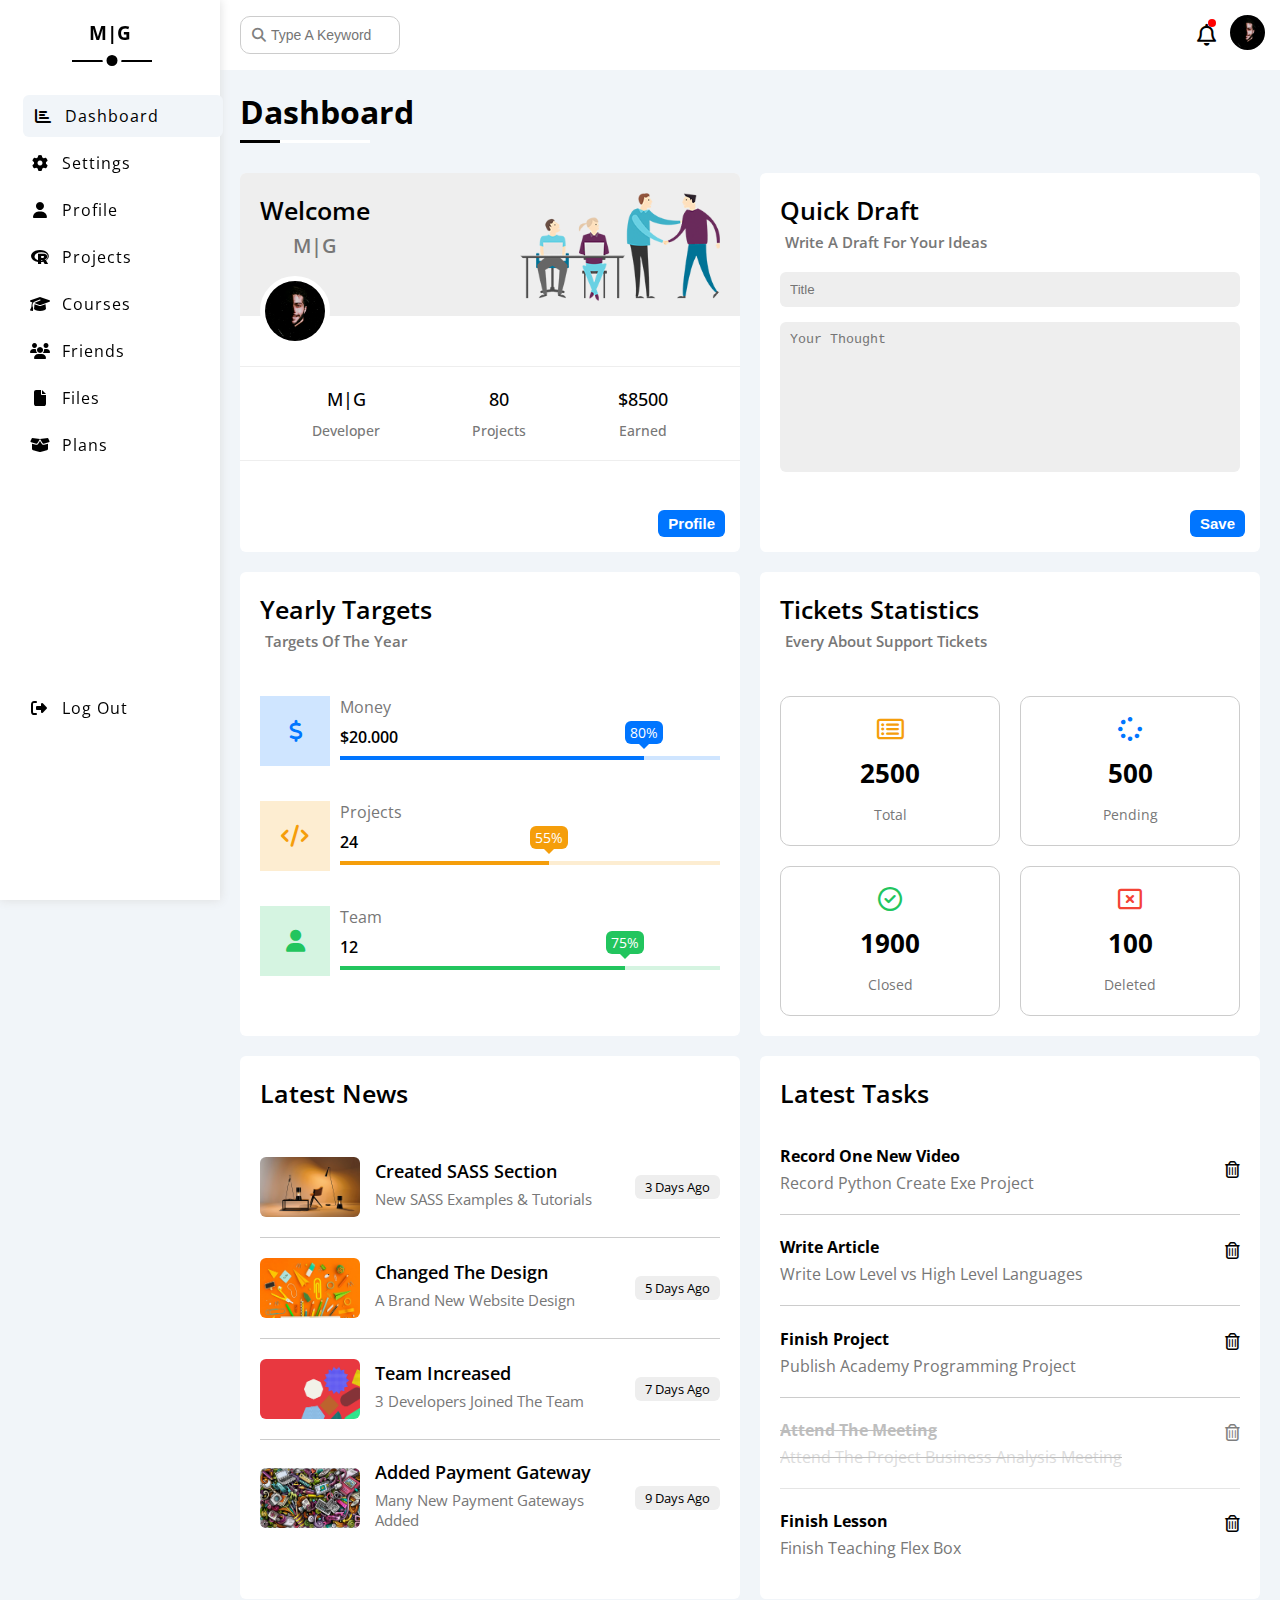
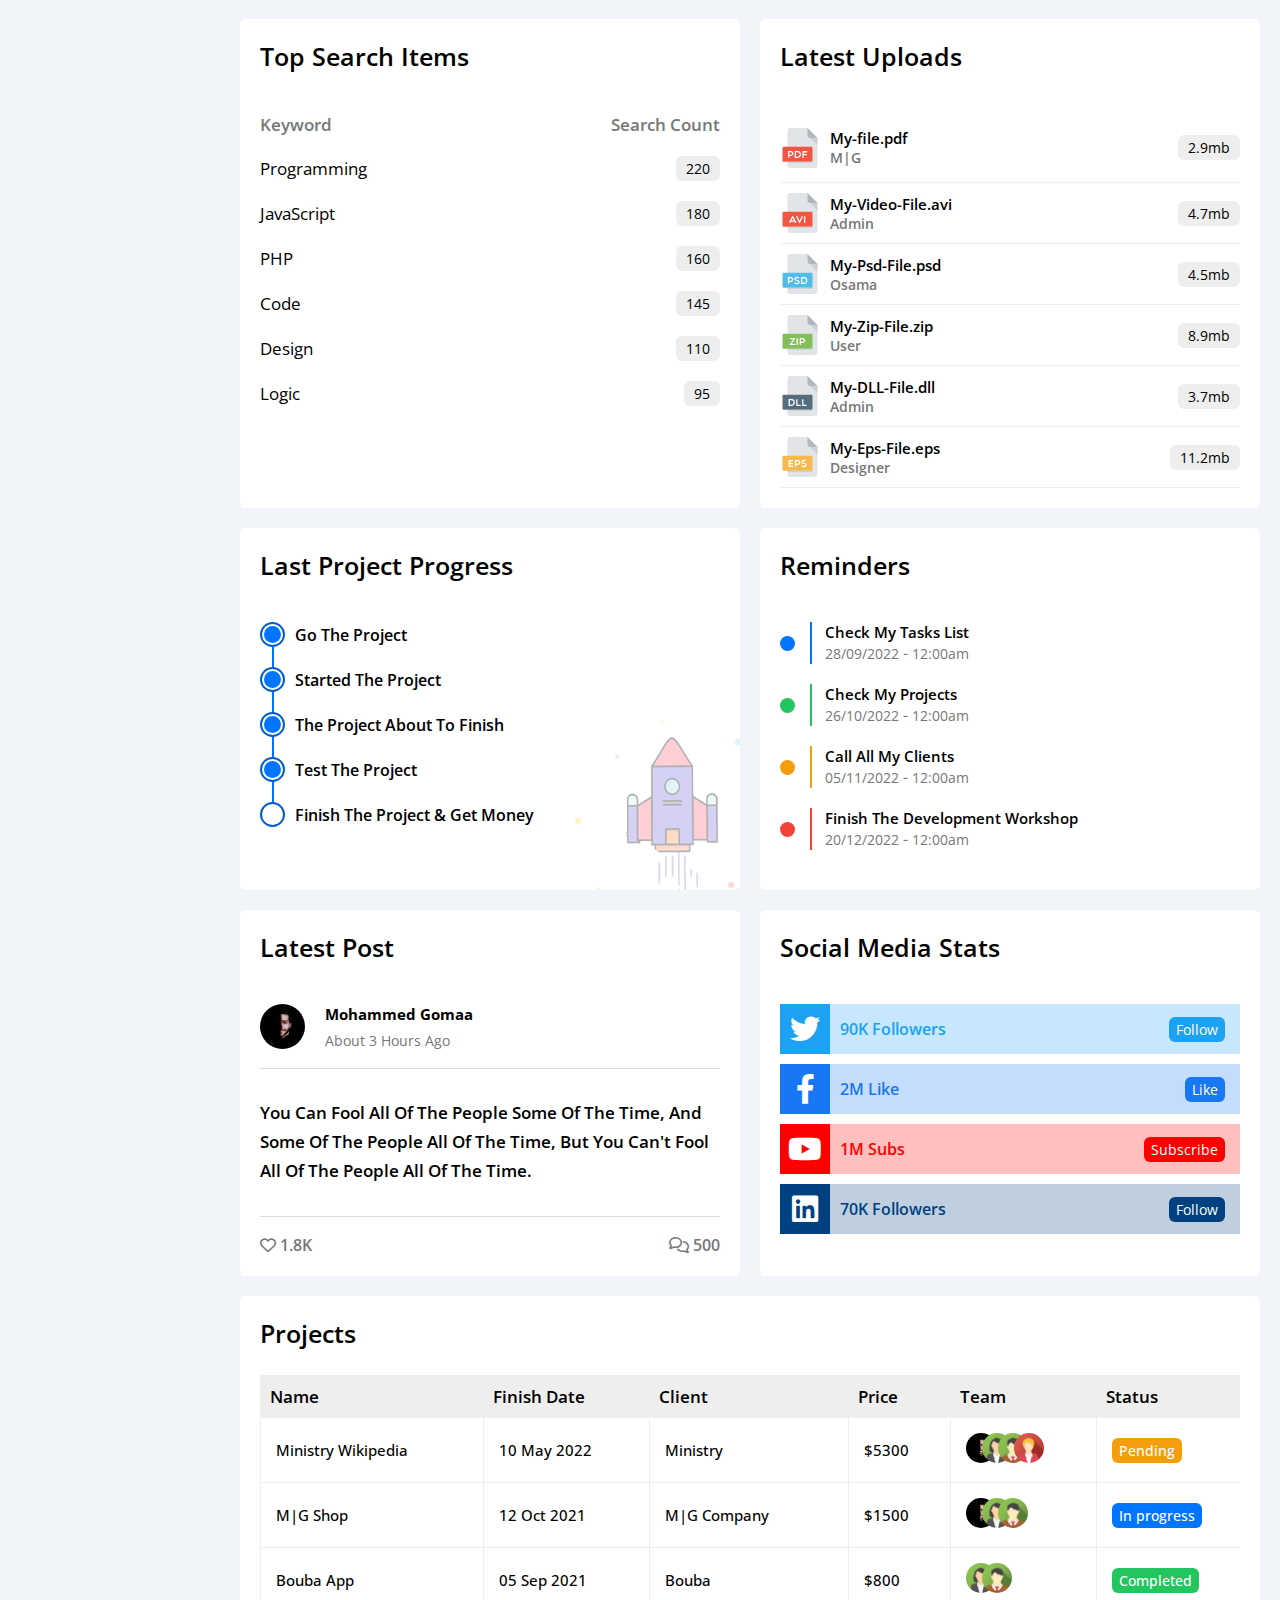
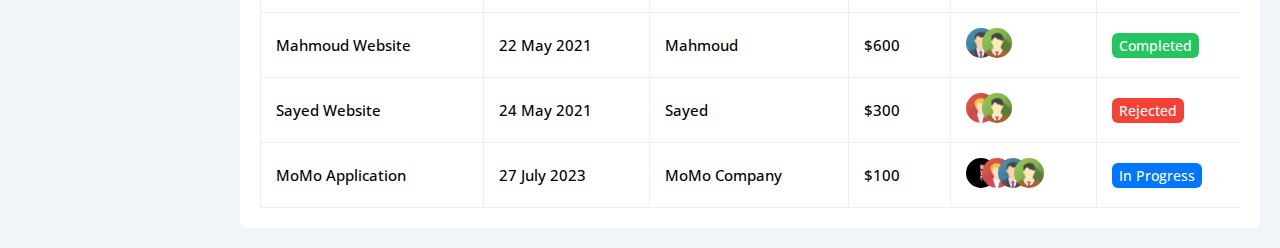
<file: index.html>
<!DOCTYPE html>
<html lang="en">
<head>
    <meta charset="UTF-8">
    <meta http-equiv="X-UA-Compatible" content="IE=edge">
    <meta name="viewport" content="width=device-width, initial-scale=1.0">
    <title>Admin Dashboard</title>
    <!-- Main Framework From CSS -->
    <link rel="stylesheet" href="css/framework.css">
    <!-- Main CSS file  -->
    <link rel="stylesheet" href="css/style.css">
    <!-- Font Awesome -->
    <link rel="stylesheet" href="css/all.min.css">
    <!-- Google Fonts -->
    <link rel="preconnect" href="https://fonts.googleapis.com">
    <link rel="preconnect" href="https://fonts.gstatic.com" crossorigin>
    <link href="https://fonts.googleapis.com/css2?family=Open+Sans:wght@300;400;500;600;800&display=swap" rel="stylesheet">
</head>
<body>
    <!-- Start Scroll To Top -->
    <span class="up bg-blue c-white p-10 rad-6 c-pointer trans-d-3 f-600">
        Up
    </span>
    <!-- End Scroll To Top -->
    <div class="page d-f">
        <div class="sidebar sidebar-n-fold bg-white p-20 p-rel bx-sh trans-d-3 bx-sh">
            <button id="angle" class="c-white p-abs txt-c align-c justify-c" aria-label="angle">
                <i class="fas fa-angle-right fa-fw"></i>
            </button>
            <h3 class="p-rel mt-0 txt-c">M|G</h3>
            <ul class="rel">
                <li>
                    <a class="active d-f align-c p-10 fs-14 rad-6 trans-d-3" href="index.html" aria-label="Go To Home">
                        <i class="fa-solid fa-chart-bar fa-fw"></i>
                        <span>Dashboard</span>
                    </a>
                </li>
                <li>
                    <a class="d-f align-c p-10 fs-14 rad-6 trans-d-3" href="settings.html" aria-label="Go To Settings">
                        <i class="fa-solid fa-gear fa-fw"></i>
                        <span>Settings</span>
                    </a>
                </li>
                <li>
                    <a class="d-f align-c p-10 fs-14 rad-6 trans-d-3" href="profile.html" aria-label="Go To Profile">
                        <i class="fa-solid fa-user fa-fw"></i>
                        <span>Profile</span>
                    </a>
                </li>
                <li>
                    <a class="d-f align-c p-10 fs-14 rad-6 trans-d-3" href="projects.html" aria-label="Go To Projects">
                        <i class="fa-brands fa-r-project fa-fw"></i>
                        <span>Projects</span>
                    </a>
                </li>
                <li>
                    <a class="d-f align-c p-10 fs-14 rad-6 trans-d-3" href="courses.html" aria-label="Go To Courses">
                        <i class="fa-solid fa-graduation-cap fa-fw"></i>
                        <span>Courses</span>
                    </a>
                </li>
                <li>
                    <a class="d-f align-c p-10 fs-14 rad-6 trans-d-3" href="friends.html" aria-label="Go To Friends">
                        <i class="fa-solid fa-users fa-fw"></i>
                        <span>Friends</span>
                    </a>
                </li>
                <li>
                    <a class="d-f align-c p-10 fs-14 rad-6 trans-d-3" href="files.html" aria-label="Go To Files">
                        <i class="fa-solid fa-file fa-fw"></i>
                        <span>Files</span>
                    </a>
                </li>
                <li>
                    <a class="d-f align-c p-10 fs-14 rad-6 trans-d-3" href="plans.html" aria-label="Go To Plans">
                        <i class="fa-solid fa-box-open fa-fw"></i>
                        <span>Plans</span>
                    </a>
                </li>
            </ul>
            <ul class="log-out p-abs">
                <li>
                    <a class="d-f align-c p-10 fs-14 rad-6 trans-d-3" href="#" aria-label="Go To Plans">
                        <i class="fa-solid fa-right-from-bracket fa-fw fs-16"></i>
                        <span>Log Out</span>
                    </a>
                </li>
            </ul>
            <div id="mode" class="mode p-abs">
                <div id="change" class="change light p-rel"></div>
            </div>
        </div>
        <div class="content">
            <div class="head bg-white d-f align-c p-15">
                <div class="p-rel">
                    <i class="fa-solid fa-magnifying-glass fa-fw"></i>
                    <input class="p-10 fs-14 trans-d-3" type="search" placeholder="Type A Keyword">
                </div>
                <div class="profile p-rel d-f align-c justify-c">
                    <i class="fa-regular fa-bell fa-fw"></i>
                    <a href="profile.html">
                        <img class="rad-50" src="pic/dash/av.jpg" alt="profile">
                    </a>
                </div>
            </div>
            <div class="info p-20">
                <h1 class="main-title p-rel m-0">Dashboard</h1>
                <div class="boxes d-g">
                    <!-- BOX-1 Welcome -->
                    <div class="box welcome rad-6 bg-white p-rel">
                        <div class="head d-f p-rel bg-eee p-20">
                            <h3 class="mt-0 txt-c">Welcome <span class="c-para d-b na">M|G</span></h3>
                            <img class="welcome" src="pic/dash/welcome.png" alt="welcome">
                            <img class="pro rad-50 p-abs" src="pic/dash/av.jpg" alt="pro">
                        </div>
                        <div class="contain d-f align-c p-20">
                            <p class="txt-c">M|G <span class="c-para fs-14 d-b">Developer</span></p>
                            <p class="txt-c">80 <span class="c-para fs-14 d-b">Projects</span></p>
                            <p class="txt-c">$8500 <span class="c-para fs-14 d-b">Earned</span></p>
                        </div>
                        <button class="rad-6 trans-d-5 p-abs">
                            <a class="c-white" href="profile.html" aria-label="Go to Profile">Profile</a>
                        </button>
                    </div>
                    <!-- BOX-2 Draft -->
                    <div class="box draft rad-6 bg-white p-rel">
                        <div class="head p-20">
                            <h3 class="mt-0">Quick Draft <span class="c-para d-b">Write A Draft For Your Ideas</span></h3>
                        </div>
                        <div class="inputs p-20">
                            <input class="bg-eee rad-6 p-10" type="text" name="title" placeholder="Title">
                            <textarea class="d-b bg-eee rad-6 p-10" name="text" id="area" placeholder="Your Thought"></textarea>
                        </div>
                        <button class="rad-6 trans-d-5 p-abs">
                            <a class="c-white" href="index.html" aria-label="Go to Profile">Save</a>
                        </button>
                    </div>
                    <!-- BOX-3 Target -->
                    <div class="box targets rad-6 bg-white p-20">
                        <div class="head">
                            <h3 class="mt-0">Yearly Targets <span class="c-para d-b">Targets Of The Year</span></h3>
                        </div>
                        <!-- Money -->
                        <div class="target money d-f g-10">
                            <div class="t-icon d-f align-c justify-c">
                                <i class="fas fa-dollar-sign fa-fw"></i>
                            </div>
                            <div class="t-num">
                                <span class="d-b c-para">Money</span>
                                <p class="c-black m-0">$20.000</p>
                                <span class="line d-b p-rel">
                                    <span class="p-abs" style="width: 80%"></span>
                                    <span class="num fs-14 rad-6 p-abs p-10">80%</span>
                                </span>
                            </div>
                        </div>
                        <!-- Projects -->
                        <div class="target projects d-f g-10">
                            <div class="t-icon d-f align-c justify-c">
                                <i class="fas fa-code fa-fw"></i>
                            </div>
                            <div class="t-num">
                                <span class="d-b c-para">Projects</span>
                                <p class="c-black m-0">24</p>
                                <span class="line d-b p-rel">
                                    <span class="p-abs" style="width: 55%"></span>
                                    <span class="num fs-14 rad-6 p-abs p-10">55%</span>
                                </span>
                            </div>
                        </div>
                        <!-- Team -->
                        <div class="target team d-f g-10">
                            <div class="t-icon d-f align-c justify-c">
                                <i class="fas fa-user fa-fw"></i>
                            </div>
                            <div class="t-num">
                                <span class="d-b c-para">Team</span>
                                <p class="c-black m-0">12</p>
                                <span class="line d-b p-rel">
                                    <span class="p-abs" style="width: 75%"></span>
                                    <span class="num fs-14 rad-6 p-abs p-10">75%</span>
                                </span>
                            </div>
                        </div>
                    </div>
                    <!-- BOX-4 Tickets -->
                    <div class="box tickets rad-6 bg-white p-20">
                        <div class="head">
                            <h3 class="mt-0">Tickets Statistics <span class="c-para d-b">Every About Support Tickets</span></h3>
                        </div>
                        <div class="boxes d-f g-10">
                            <!-- Total -->
                            <div class="box total p-20 txt-c rad-10">
                                <i class="fa-regular fa-rectangle-list fa-fw"></i>
                                <p>2500</p>
                                <span class="fs-14 c-para">Total</span>
                            </div>
                            <!-- Pending -->
                            <div class="box pending p-20 txt-c rad-10">
                                <i class="fas fa-spinner fa-fw"></i>
                                <p>500</p>
                                <span class="fs-14 c-para">Pending</span>
                            </div>
                            <!-- Closed -->
                            <div class="box closed p-20 txt-c rad-10">
                                <i class="fa-regular fa-circle-check fa-fw"></i>
                                <p>1900</p>
                                <span class="fs-14 c-para">Closed</span>
                            </div>
                            <!-- Deleted -->
                            <div class="box deleted p-20 txt-c rad-10">
                                <i class="fa-regular fa-rectangle-xmark fa-fw"></i>
                                <p>100</p>
                                <span class="fs-14 c-para">Deleted</span>
                            </div>
                        </div>
                    </div>
                    <!-- BOX-5 News -->
                    <div class="box news rad-6 bg-white p-20">
                        <div class="head">
                            <h3 class="mt-0">Latest News</h3>
                        </div>
                        <div class="boxes">
                            <!-- Box-1 -->
                            <div class="box d-f">
                                <img src="pic/dash/news-01.png" alt="cr">
                                <div class="text">
                                    <h3>Created SASS Section</h3>
                                    <p class="c-para">New SASS Examples & Tutorials</p>
                                </div>
                                <span class="fs-14 c-black bg-eee">3 Days Ago</span>
                            </div>
                            <!-- Box-2 -->
                            <div class="box d-f">
                                <img src="pic/dash/news-02.png" alt="cr">
                                <div class="text">
                                    <h3>Changed The Design</h3>
                                    <p class="c-para">A Brand New Website Design</p>
                                </div>
                                <span class="fs-14 c-black bg-eee">5 Days Ago</span>
                            </div>
                            <!-- Box-3 -->
                            <div class="box d-f">
                                <img src="pic/dash/news-03.png" alt="cr">
                                <div class="text">
                                    <h3>Team Increased</h3>
                                    <p class="c-para">3 Developers Joined The Team</p>
                                </div>
                                <span class="fs-14 c-black bg-eee">7 Days Ago</span>
                            </div>
                            <!-- Box-4 -->
                            <div class="box d-f">
                                <img src="pic/dash/news-04.png" alt="cr">
                                <div class="text">
                                    <h3>Added Payment Gateway</h3>
                                    <p class="c-para">Many New Payment Gateways Added</p>
                                </div>
                                <span class="fs-14 c-black bg-eee">9 Days Ago</span>
                            </div>
                        </div>
                    </div>
                    <!-- BOX-6 Tasks -->
                    <div class="box tasks rad-6 bg-white p-20">
                        <div class="head">
                            <h3 class="mt-0">Latest Tasks</h3>
                        </div>
                        <div class="boxes mt-20 trans-d-3">
                            <!-- Box-1 -->
                            <div class="task flex-between pb-20 g-10">
                                <div class="info">
                                    <h4 class="m-0 mb-5">Record One New Video</h4>
                                    <p class="c-para m-0">Record Python Create Exe Project</p>
                                </div>
                                <i class="fa-regular fa-trash-can delete c-black"></i>
                            </div>
                            <!-- Box-2 -->
                            <div class="task flex-between pb-20 g-10">
                                <div class="info">
                                    <h4 class="mb-5">Write Article</h4>
                                    <p class="c-para m-0">Write Low Level vs High Level Languages</p>
                                </div>
                                <i class="fa-regular fa-trash-can delete c-black"></i>
                            </div>
                            <!-- Box-3 -->
                            <div class="task flex-between pb-20 g-10">
                                <div class="info">
                                    <h4 class="mb-5">Finish Project</h4>
                                    <p class="c-para m-0">Publish Academy Programming Project</p>
                                </div>
                                <i class="fa-regular fa-trash-can delete c-black"></i>
                            </div>
                            <!-- Box-4 -->
                            <div class="task flex-between pb-20 g-10 done">
                                <div class="info done">
                                    <h4 class="mb-5">Attend The Meeting</h4>
                                    <p class="c-para m-0">Attend The Project Business Analysis Meeting</p>
                                </div>
                                <i class="fa-regular fa-trash-can delete c-black"></i>
                            </div>
                            <!-- Box-5 -->
                            <div class="task flex-between pb-20 g-10">
                                <div class="info">
                                    <h4 class="mb-5">Finish Lesson</h4>
                                    <p class="c-para m-0">Finish Teaching Flex Box</p>
                                </div>
                                <i class="fa-regular fa-trash-can delete c-black"></i>
                            </div>
                        </div>
                    </div>
                    <!-- BOX-7 Top Search -->
                    <div class="box top-search rad-6 bg-white p-20">
                        <div class="head">
                            <h3 class="mt-0">Top Search Items</h3>
                        </div>
                        <div class="boxes m-0 trans-d-3">
                            <!-- Title -->
                            <div class="key title flex-between pb-20 g-10">
                                <p class="c-para m-0 fs-17 f-600">Keyword</p>
                                <span class="c-para m-0 fs-17 f-600">Search Count</span>
                            </div>
                            <!-- Box-1 -->
                            <div class="key keyword flex-between pb-20 g-10">
                                <p class="fs-17 m-0">Programming</p>
                                <span class="num-style">220</span>
                            </div>
                            <!-- Box-2 -->
                            <div class="key keyword flex-between pb-20 g-10">
                                <p class="fs-17 m-0">JavaScript</p>
                                <span class="num-style">180</span>
                            </div>
                            <!-- Box-3 -->
                            <div class="key keyword flex-between pb-20 g-10">
                                <p class="fs-17 m-0">PHP</p>
                                <span class="num-style">160</span>
                            </div>
                            <!-- Box-4 -->
                            <div class="key keyword flex-between pb-20 g-10">
                                <p class="fs-17 m-0">Code</p>
                                <span class="num-style">145</span>
                            </div>
                            <!-- Box-5 -->
                            <div class="key keyword flex-between pb-20 g-10">
                                <p class="fs-17 m-0">Design</p>
                                <span class="num-style">110</span>
                            </div>
                            <!-- Box-6 -->
                            <div class="key keyword flex-between pb-20 g-10">
                                <p class="fs-17 m-0">Logic</p>
                                <span class="num-style">95</span>
                            </div>
                        </div>
                    </div>
                    <!-- BOX-8 Latest Uploads  -->
                    <div class="box uploads rad-6 bg-white p-20">
                        <div class="head">
                            <h3 class="mt-0">Latest Uploads</h3>
                        </div>
                        <div class="boxes m-0 trans-d-3">
                            <!-- Box-1 -->
                            <div class="file flex-between g-10 bb-eee">
                                <div class="file-name flex-between">
                                    <img src="pic/dash/pdf.svg" alt="pdf">
                                    <p class="name ml-10 fs-15 f-600">
                                        My-file.pdf
                                        <span class="c-para fs-14 d-b">M|G</span>
                                    </p>
                                </div>
                                <span class="num-style">2.9mb</span>
                            </div>
                            <!-- Box-2 -->
                            <div class="file flex-between pt-10 pb-10 g-10 bb-eee">
                                <div class="file-name flex-between">
                                    <img src="pic/dash/avi.svg" alt="pdf">
                                    <p class="name ml-10 fs-15 f-600 m-0">
                                        My-Video-File.avi
                                        <span class="c-para fs-14 d-b">Admin</span>
                                    </p>
                                </div>
                                <span class="num-style">4.7mb</span>
                            </div>
                            <!-- Box-3 -->
                            <div class="file flex-between pt-10 pb-10 g-10 bb-eee">
                                <div class="file-name flex-between">
                                    <img src="pic/dash/psd.svg" alt="pdf">
                                    <p class="name ml-10 fs-15 f-600 m-0">
                                        My-Psd-File.psd
                                        <span class="c-para fs-14 d-b">Osama</span>
                                    </p>
                                </div>
                                <span class="num-style">4.5mb</span>
                            </div>
                            <!-- Box-4 -->
                            <div class="file flex-between pt-10 pb-10 g-10 bb-eee">
                                <div class="file-name flex-between">
                                    <img src="pic/dash/zip.svg" alt="pdf">
                                    <p class="name ml-10 fs-15 f-600 m-0">
                                        My-Zip-File.zip
                                        <span class="c-para fs-14 d-b">User</span>
                                    </p>
                                </div>
                                <span class="num-style">8.9mb</span>
                            </div>
                            <!-- Box-5 -->
                            <div class="file flex-between pt-10 pb-10 g-10 bb-eee">
                                <div class="file-name flex-between">
                                    <img src="pic/dash/dll.svg" alt="pdf">
                                    <p class="name ml-10 fs-15 f-600 m-0">
                                        My-DLL-File.dll
                                        <span class="c-para fs-14 d-b">Admin</span>
                                    </p>
                                </div>
                                <span class="num-style">3.7mb</span>
                            </div>
                            <!-- Box-6 -->
                            <div class="file flex-between pt-10 pb-10 g-10 bb-eee">
                                <div class="file-name flex-between">
                                    <img src="pic/dash/eps.svg" alt="pdf">
                                    <p class="name ml-10 fs-15 f-600 m-0">
                                        My-Eps-File.eps
                                        <span class="c-para fs-14 d-b">Designer</span>
                                    </p>
                                </div>
                                <span class="num-style">11.2mb</span>
                            </div>
                        </div>
                    </div>
                    <!-- BOX-9 Last Project Progress -->
                    <div class="box last-project rad-6 bg-white p-20 p-rel">
                        <div class="head">
                            <h3 class="mt-0">Last Project Progress</h3>
                        </div>
                        <div class="projects m-0 p-rel">
                            <!-- Box-1 -->
                            <div class="project d-f align-c g-10 mb-20 done">
                                <div class="rad-50 bg-white p-rel"></div>
                                <p class="m-0 f-600">Go The Project</p>
                            </div>
                            <!-- Box-2 -->
                            <div class="project d-f align-c g-10 mb-20 done">
                                <div class="rad-50 bg-white p-rel"></div>
                                <p class="m-0 f-600">Started The Project</p>
                            </div>
                            <!-- Box-3 -->
                            <div class="project d-f align-c g-10 mb-20 done">
                                <div class="rad-50 bg-white p-rel"></div>
                                <p class="m-0 f-600">The Project About To Finish</p>
                            </div>
                            <!-- Box-4 -->
                            <div class="project d-f align-c g-10 mb-20 working">
                                <div class="rad-50 bg-white p-rel"></div>
                                <p class="m-0 f-600">Test The Project</p>
                            </div>
                            <!-- Box-5 -->
                            <div class="project d-f align-c g-10">
                                <div class="rad-50 bg-white p-rel"></div>
                                <p class="m-0 f-600">Finish The Project & Get Money</p>
                            </div>
                        </div>
                        <img class="p-abs opc-5 hidden-mobile" src="pic/dash/project.png" alt="pro">
                    </div>
                    <!-- BOX-10 Reminders -->
                    <div class="box reminders rad-6 bg-white p-20 p-rel">
                        <div class="head">
                            <h3 class="mt-0">Reminders</h3>
                        </div>
                        <div class="boxes m-0">
                            <!-- Box-1 -->
                            <div class="box blue d-f align-c g-10 mb-10">
                                <div class="pop rad-50 bg-blue p-rel mr-20"></div>
                                <div class="text">
                                    <p class="m-0 f-600">Check My Tasks List</p>
                                    <div class="date-time d-b c-para">
                                        <span class="date fs-14">28/09/2022</span>
                                        - <span class="time fs-14">12:00am</span>
                                    </div>
                                </div>
                            </div>
                            <!-- Box-2 -->
                            <div class="box green d-f align-c g-10 mb-10">
                                <div class="pop rad-50 bg-green p-rel mr-20"></div>
                                <div class="text">
                                    <p class="m-0 f-600">Check My Projects</p>
                                    <div class="date-time d-b c-para">
                                        <span class="date fs-14">26/10/2022</span>
                                        - <span class="time fs-14">12:00am</span>
                                    </div>
                                </div>
                            </div>
                            <!-- Box-3 -->
                            <div class="box yellow d-f align-c g-10 mb-10">
                                <div class="pop rad-50 bg-yellow p-rel mr-20"></div>
                                <div class="text">
                                    <p class="m-0 f-600">Call All My Clients</p>
                                    <div class="date-time d-b c-para">
                                        <span class="date fs-14">05/11/2022</span>
                                        - <span class="time fs-14">12:00am</span>
                                    </div>
                                </div>
                            </div>
                            <!-- Box-4 -->
                            <div class="box red d-f align-c g-10 mb-10">
                                <div class="pop rad-50 bg-red p-rel mr-20"></div>
                                <div class="text">
                                    <p class="m-0 f-600">Finish The Development Workshop</p>
                                    <div class="date-time d-b c-para">
                                        <span class="date fs-14">20/12/2022</span>
                                        - <span class="time fs-14">12:00am</span>
                                    </div>
                                </div>
                            </div>
                        </div>
                    </div>
                    <!-- BOX-11 Latest Post -->
                    <div class="box latest-post rad-6 bg-white p-20 p-rel">
                        <div class="head">
                            <h3 class="mt-0">Latest Post</h3>
                        </div>
                        <div class="post m-0">
                            <!-- Profile -->
                            <div class="profile w-fit">
                                <a href="https://www.facebook.com/mohammedgomaa2522" target="
                                " class="d-f g-20 c-black">
                                    <img class="rad-50 trans-d-3" src="pic/dash/av.jpg" alt="profile-pic">
                                    <div class="name">
                                        <p class="f-b fs-15 m-0 mb-5">Mohammed Gomaa</p>
                                        <span class="c-para fs-14">About 3 Hours Ago</span>
                                    </div>
                                </a>
                            </div>
                            <!-- Text -->
                            <p class="text f-600 fs-17 line-h pt-30 pb-30">You Can Fool All Of The People Some Of The Time, And Some Of The People All Of The Time, But You Can't Fool All Of The
                            People All Of The Time.</p>
                            <!-- Events -->
                            <div class="events flex-between">
                                <span class="likes c-para f-600 c-pointer">
                                    <i class="fa-regular fa-heart f-600"></i>
                                    1.8K
                                </span>
                                <span class="comments c-para f-600 c-pointer">
                                    <i class="fa-regular fa-comments f-600"></i>
                                    500
                                </span>
                            </div>
                        </div>
                    </div>
                    <!-- BOX-12 Social Media -->
                    <div class="box social-media rad-6 bg-white p-20 p-rel">
                        <div class="head">
                            <h3 class="mt-0">Social Media Stats</h3>
                        </div>
                        <div class="social m-0">
                            <!-- 1 twitter -->
                            <div class="soc twitter mb-10 d-f align-c g-10">
                                <div class="icon flex-center">
                                    <i class="fa-brands fa-twitter c-white"></i>
                                </div>
                                <div class="info flex-between flex-1 g-10">
                                    <span class="f-600">90K Followers</span>
                                    <a href="#" target="_blank" class="fs-14 c-white btn-style">Follow</a>
                                </div>
                            </div>
                            <!-- 2 facebook -->
                            <div class="soc facebook mb-10 d-f align-c g-10">
                                <div class="icon flex-center">
                                    <i class="fa-brands fa-facebook-f c-white"></i>
                                </div>
                                <div class="info flex-between flex-1 g-10">
                                    <span class="f-600">2M Like</span>
                                    <a href="#" target="_blank" class="fs-14 c-white btn-style">Like</a>
                                </div>
                            </div>
                            <!-- 3 youtube -->
                            <div class="soc youtube mb-10 d-f align-c g-10">
                                <div class="icon flex-center">
                                    <i class="fa-brands fa-youtube c-white"></i>
                                </div>
                                <div class="info flex-between flex-1 g-10">
                                    <span class="f-600">1M Subs</span>
                                    <a href="#" target="_blank" class="fs-14 c-white btn-style">Subscribe</a>
                                </div>
                            </div>
                            <!-- 4 linkedin -->
                            <div class="soc linkedin mb-10 d-f align-c g-10">
                                <div class="icon flex-center">
                                    <i class="fa-brands fa-linkedin c-white"></i>
                                </div>
                                <div class="info flex-between flex-1 g-10">
                                    <span class="f-600">70K Followers</span>
                                    <a href="#" target="_blank" class="fs-14 c-white btn-style">Follow</a>
                                </div>
                            </div>
                        </div>
                    </div>
                </div>
                <!-- Projects Table -->
                <div class="projects-table rad-6 bg-white p-20 mt-20">
                    <div class="head">
                        <h3 class="mt-0">Projects</h3>
                    </div>
                    <div class="responsive-table">
                        <table class="w-100">
                            <thead class="p-15 bg-eee">
                                <tr class="fs-17 f-600">
                                    <td class="p-10">Name</td>
                                    <td class="p-10">Finish Date</td>
                                    <td class="p-10">Client</td>
                                    <td class="p-10">Price</td>
                                    <td class="p-10">Team</td>
                                    <td class="p-10">Status</td>
                                </tr>
                            </thead>
                            <tbody>
                                <!-- Row-1 -->
                                <tr class="fs-16">
                                    <td class="pt-20 pr-10 pb-20 pl-10">Ministry Wikipedia</td>
                                    <td class="pt-20 pr-10 pb-20 pl-10">10 May 2022</td>
                                    <td class="pt-20 pr-10 pb-20 pl-10">Ministry</td>
                                    <td class="pt-20 pr-10 pb-20 pl-10">$5300</td>
                                    <td class="pt-20 pr-10 pb-20 pl-10">
                                        <img src="pic/dash/av.jpg" alt="team" class="img-profile">
                                        <img src="pic/dash/team-02.png" alt="team" class="img-profile">
                                        <img src="pic/dash/team-03.png" alt="team" class="img-profile">
                                        <img src="pic/dash/team-05.png" alt="team" class="img-profile">
                                    </td>
                                    <td class="pt-20 pr-10 pb-20 pl-10">
                                        <span class="btn-style fs-14 bg-yellow c-white">Pending</span>
                                    </td>
                                </tr>
                                <!-- Row-2 -->
                                <tr class="fs-16">
                                    <td class="pt-20 pr-10 pb-20 pl-10">M|G Shop</td>
                                    <td class="pt-20 pr-10 pb-20 pl-10">12 Oct 2021</td>
                                    <td class="pt-20 pr-10 pb-20 pl-10">M|G Company</td>
                                    <td class="pt-20 pr-10 pb-20 pl-10">$1500</td>
                                    <td class="pt-20 pr-10 pb-20 pl-10">
                                        <img src="pic/dash/av.jpg" alt="team" class="img-profile">
                                        <img src="pic/dash/team-02.png" alt="team" class="img-profile">
                                        <img src="pic/dash/team-03.png" alt="team" class="img-profile">
                                    </td>
                                    <td class="pt-20 pr-10 pb-20 pl-10">
                                        <span class="btn-style fs-14 bg-blue c-white">In progress</span>
                                    </td>
                                </tr>
                                <!-- Row-3 -->
                                <tr class="fs-16">
                                    <td class="pt-20 pr-10 pb-20 pl-10">Bouba App</td>
                                    <td class="pt-20 pr-10 pb-20 pl-10">05 Sep 2021</td>
                                    <td class="pt-20 pr-10 pb-20 pl-10">Bouba</td>
                                    <td class="pt-20 pr-10 pb-20 pl-10">$800</td>
                                    <td class="pt-20 pr-10 pb-20 pl-10">
                                        <img src="pic/dash/team-02.png" alt="team" class="img-profile">
                                        <img src="pic/dash/team-03.png" alt="team" class="img-profile">
                                    </td>
                                    <td class="pt-20 pr-10 pb-20 pl-10">
                                        <span class="btn-style fs-14 bg-green c-white">Completed</span>
                                    </td>
                                </tr>
                                <!-- Row-4 -->
                                <tr class="fs-16">
                                    <td class="pt-20 pr-10 pb-20 pl-10">Mahmoud Website</td>
                                    <td class="pt-20 pr-10 pb-20 pl-10">22 May 2021</td>
                                    <td class="pt-20 pr-10 pb-20 pl-10">Mahmoud</td>
                                    <td class="pt-20 pr-10 pb-20 pl-10">$600</td>
                                    <td class="pt-20 pr-10 pb-20 pl-10">
                                        <img src="pic/dash/team-01.png" alt="team" class="img-profile">
                                        <img src="pic/dash/team-03.png" alt="team" class="img-profile">
                                    </td>
                                    <td class="pt-20 pr-10 pb-20 pl-10">
                                        <span class="btn-style fs-14 bg-green c-white">Completed</span>
                                    </td>
                                </tr>
                                <!-- Row-5 -->
                                <tr class="fs-16">
                                    <td class="pt-20 pr-10 pb-20 pl-10">Sayed Website</td>
                                    <td class="pt-20 pr-10 pb-20 pl-10">24 May 2021</td>
                                    <td class="pt-20 pr-10 pb-20 pl-10">Sayed</td>
                                    <td class="pt-20 pr-10 pb-20 pl-10">$300</td>
                                    <td class="pt-20 pr-10 pb-20 pl-10">
                                        <img src="pic/dash/team-05.png" alt="team" class="img-profile">
                                        <img src="pic/dash/team-03.png" alt="team" class="img-profile">
                                    </td>
                                    <td class="pt-20 pr-10 pb-20 pl-10">
                                        <span class="btn-style fs-14 bg-red c-white">Rejected</span>
                                    </td>
                                </tr>
                                <!-- Row-6 -->
                                <tr class="fs-16">
                                    <td class="pt-20 pr-10 pb-20 pl-10">MoMo Application</td>
                                    <td class="pt-20 pr-10 pb-20 pl-10">27 July 2023</td>
                                    <td class="pt-20 pr-10 pb-20 pl-10">MoMo Company</td>
                                    <td class="pt-20 pr-10 pb-20 pl-10">$100</td>
                                    <td class="pt-20 pr-10 pb-20 pl-10">
                                        <img src="pic/dash/av.jpg" alt="team" class="img-profile">
                                        <img src="pic/dash/team-05.png" alt="team" class="img-profile">
                                        <img src="pic/dash/team-01.png" alt="team" class="img-profile">
                                        <img src="pic/dash/team-03.png" alt="team" class="img-profile">
                                    </td>
                                    <td class="pt-20 pr-10 pb-20 pl-10">
                                        <span class="btn-style fs-14 bg-blue c-white">In Progress</span>
                                    </td>
                                </tr>
                            </tbody>
                        </table>
                    </div>
                </div>
            </div>
        </div>
    </div>
    <!-- JS -->
    <script src="js/main.js"></script>
    <!-- JS -->
</body>
</html>
</file>
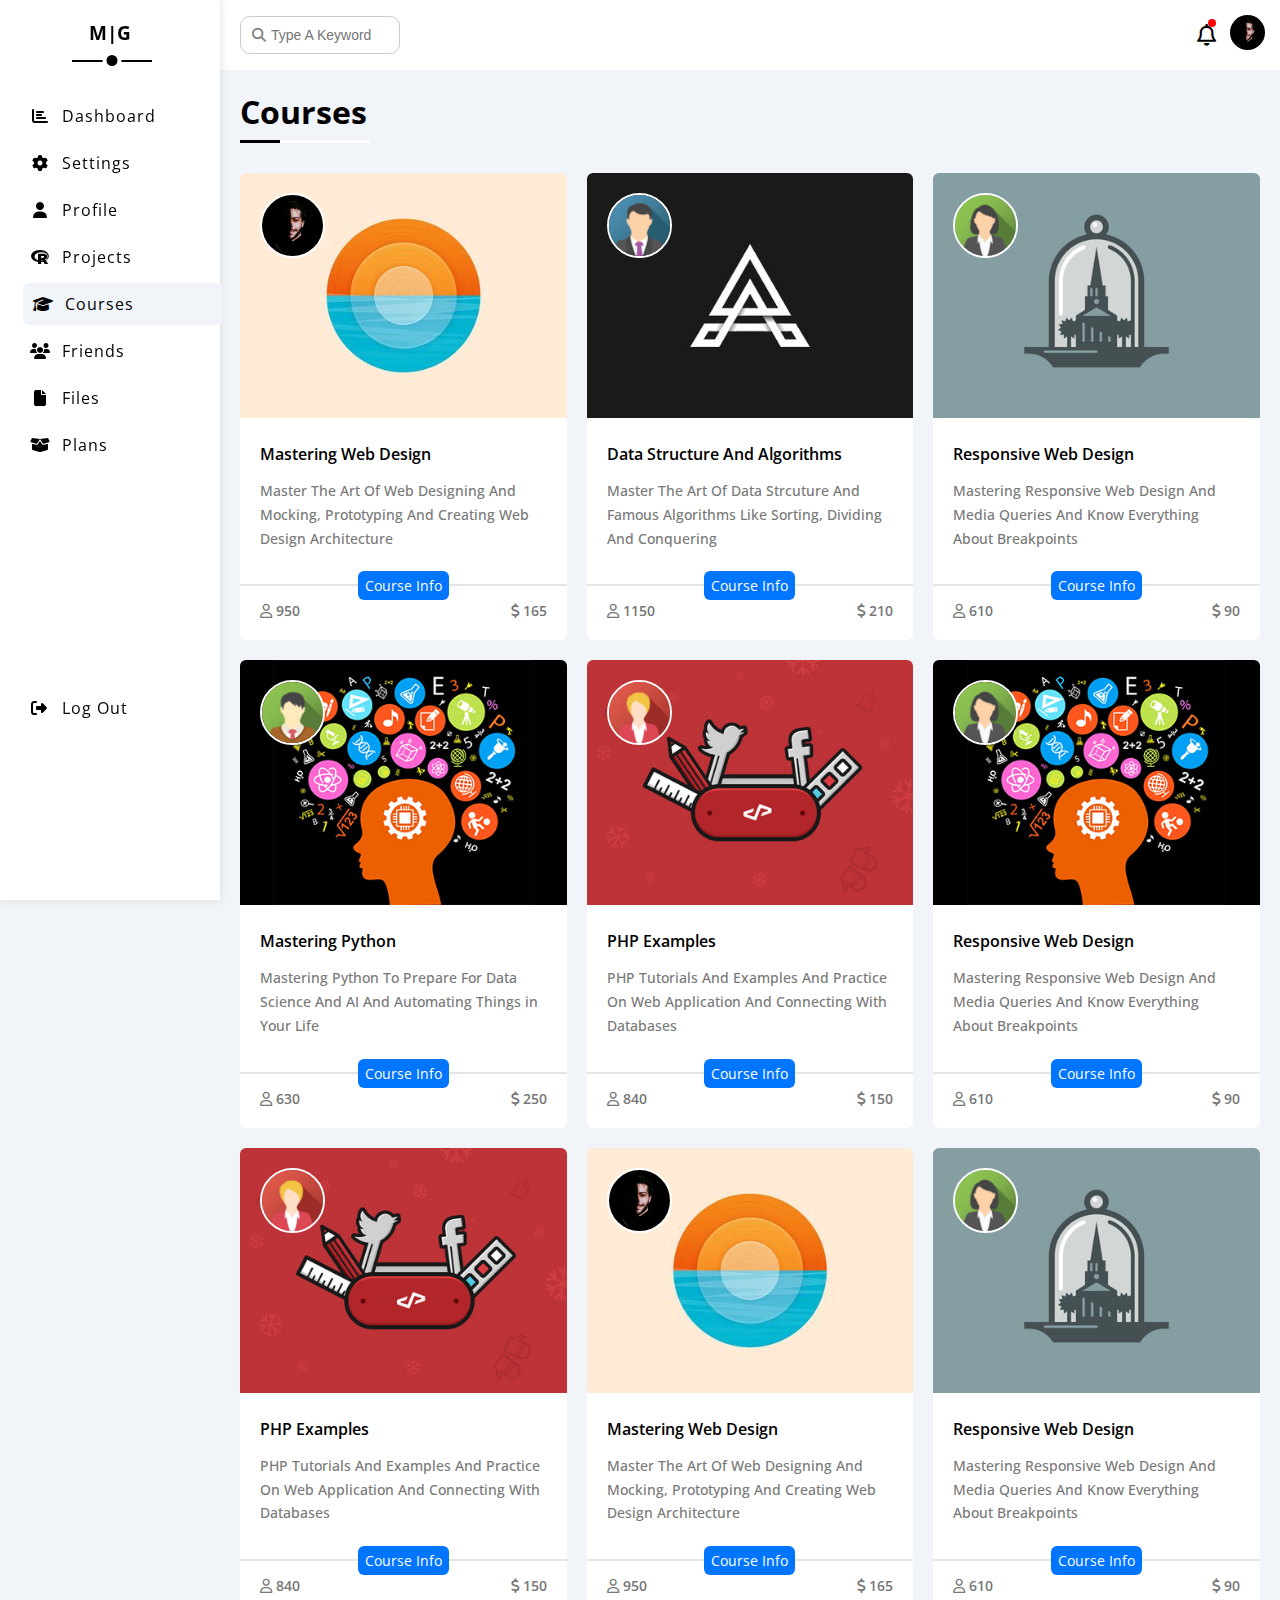
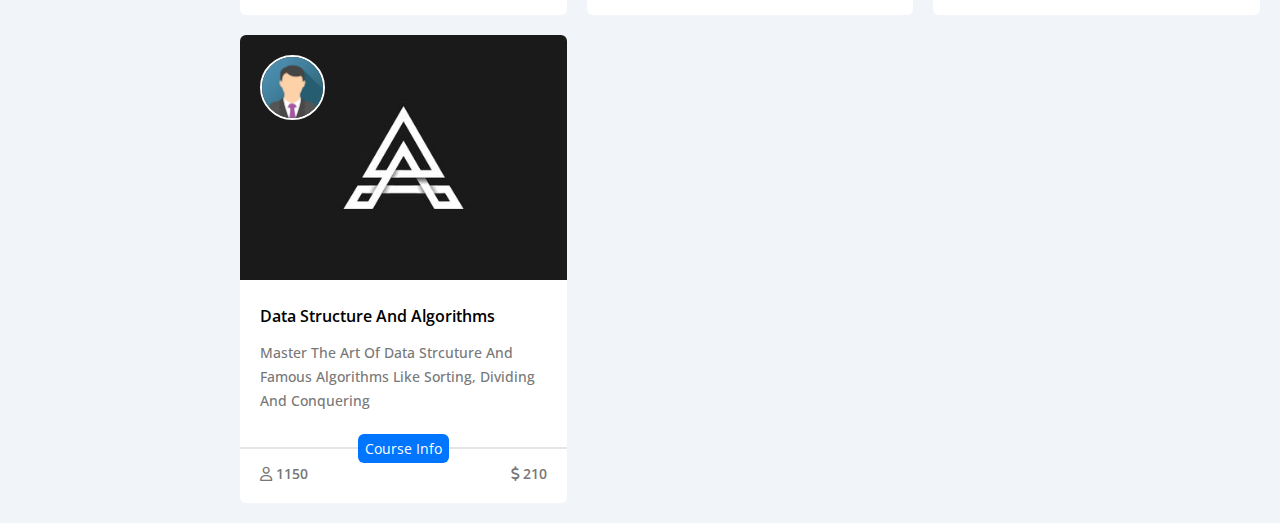
<file: courses.html>
<!DOCTYPE html>
<html lang="en">
<head>
    <meta charset="UTF-8">
    <meta http-equiv="X-UA-Compatible" content="IE=edge">
    <meta name="viewport" content="width=device-width, initial-scale=1.0">
    <title>Courses</title>
    <!-- Main Framework From CSS -->
    <link rel="stylesheet" href="css/framework.css">
    <!-- Main CSS file  -->
    <link rel="stylesheet" href="css/style.css">
    <!-- Font Awesome -->
    <link rel="stylesheet" href="css/all.min.css">
    <!-- Google Fonts -->
    <link rel="preconnect" href="https://fonts.googleapis.com">
    <link rel="preconnect" href="https://fonts.gstatic.com" crossorigin>
    <link href="https://fonts.googleapis.com/css2?family=Open+Sans:wght@300;400;500;600;800&display=swap"
        rel="stylesheet">
</head>
<body>
    <!-- Start Scroll To Top -->
    <span class="up bg-blue c-white p-10 rad-6 c-pointer trans-d-3 f-600">
        Up
    </span>
    <!-- End Scroll To Top -->
    <div class="page d-f">
        <div class="sidebar sidebar-n-fold bg-white p-20 p-rel bx-sh trans-d-3 bx-sh">
            <button id="angle" class="c-white p-abs txt-c align-c justify-c" aria-label="angle">
                <i class="fas fa-angle-right fa-fw"></i>
            </button>
            <h3 class="p-rel mt-0 txt-c">M|G</h3>
            <ul class="rel">
                <li>
                    <a class="d-f align-c p-10 fs-14 rad-6 trans-d-3" href="index.html" aria-label="Go To Home">
                        <i class="fa-solid fa-chart-bar fa-fw"></i>
                        <span>Dashboard</span>
                    </a>
                </li>
                <li>
                    <a class="d-f align-c p-10 fs-14 rad-6 trans-d-3" href="settings.html" aria-label="Go To Settings">
                        <i class="fa-solid fa-gear fa-fw"></i>
                        <span>Settings</span>
                    </a>
                </li>
                <li>
                    <a class="d-f align-c p-10 fs-14 rad-6 trans-d-3" href="profile.html" aria-label="Go To Profile">
                        <i class="fa-solid fa-user fa-fw"></i>
                        <span>Profile</span>
                    </a>
                </li>
                <li>
                    <a class="d-f align-c p-10 fs-14 rad-6 trans-d-3" href="projects.html" aria-label="Go To Projects">
                        <i class="fa-brands fa-r-project fa-fw"></i>
                        <span>Projects</span>
                    </a>
                </li>
                <li>
                    <a class="active d-f align-c p-10 fs-14 rad-6 trans-d-3" href="courses.html" aria-label="Go To Courses">
                        <i class="fa-solid fa-graduation-cap fa-fw"></i>
                        <span>Courses</span>
                    </a>
                </li>
                <li>
                    <a class="d-f align-c p-10 fs-14 rad-6 trans-d-3" href="friends.html" aria-label="Go To Friends">
                        <i class="fa-solid fa-users fa-fw"></i>
                        <span>Friends</span>
                    </a>
                </li>
                <li>
                    <a class="d-f align-c p-10 fs-14 rad-6 trans-d-3" href="files.html" aria-label="Go To Files">
                        <i class="fa-solid fa-file fa-fw"></i>
                        <span>Files</span>
                    </a>
                </li>
                <li>
                    <a class="d-f align-c p-10 fs-14 rad-6 trans-d-3" href="plans.html" aria-label="Go To Plans">
                        <i class="fa-solid fa-box-open fa-fw"></i>
                        <span>Plans</span>
                    </a>
                </li>
            </ul>
            <ul class="log-out p-abs">
                <li>
                    <a class="d-f align-c p-10 fs-14 rad-6 trans-d-3" href="#" aria-label="Go To Plans">
                        <i class="fa-solid fa-right-from-bracket fa-fw fs-16"></i>
                        <span>Log Out</span>
                    </a>
                </li>
            </ul>
            <div id="mode" class="mode p-abs">
                <div id="change" class="change light p-rel"></div>
            </div>
        </div>
        <div class="content">
            <div class="head bg-white d-f align-c p-15">
                <div class="p-rel">
                    <i class="fa-solid fa-magnifying-glass fa-fw"></i>
                    <input class="p-10 fs-14 trans-d-3" type="search" placeholder="Type A Keyword">
                </div>
                <div class="profile p-rel d-f align-c justify-c">
                    <i class="fa-regular fa-bell fa-fw"></i>
                    <a href="profile.html">
                        <img class="rad-50" src="pic/dash/av.jpg" alt="profile">
                    </a>
                </div>
            </div>
            <div class="courses-page p-20">
                <h1 class="main-title p-rel m-0">Courses</h1>
                <!-- Start Courses Box -->
                <div class="courses-box d-g g-20">
                    <!-- Course-1 -->
                    <div class="course rad-6 p-0 bg-white p-rel">
                        <a href="profile.html">
                            <img src="pic/dash/av.jpg" alt="pro" class="pro p-abs c-pointer img-profile">
                        </a>
                        <div class="pic w-100">
                            <img src="pic/course/course-03.jpg" alt="pic">
                        </div>
                        <div class="text p-20 mt-10 mb-10">
                            <h4 class="m-0 c-black">Mastering Web Design</h4>
                            <p class="fs-14 f-500 line-h c-para">Master The Art Of Web Designing And Mocking, Prototyping And Creating Web Design Architecture</p>
                        </div>
                        <!-- Info -->
                        <div class="info p-rel txt-c">
                            <span class="btn-style bg-blue c-white fs-14">Course Info</span>
                        </div>
                        <div class="nums p-20 flex-between">
                            <span class="peo p-rel c-para fs-14">
                                <i class="fa-regular fa-user"></i>
                                950
                            </span>
                            <span class="price p-rel c-para fs-14">
                                <i class="fa-solid fa-dollar-sign"></i>
                                165
                            </span>
                        </div>
                    </div>
                    <!-- Course-2 -->
                    <div class="course rad-6 p-0 bg-white p-rel">
                        <a href="profile.html">
                            <img src="pic/dash/team-01.png" alt="pro" class="pro p-abs c-pointer img-profile">
                        </a>
                        <div class="pic w-100">
                            <img src="pic/course/course-01.jpg" alt="pic">
                        </div>
                        <div class="text p-20 mt-10 mb-10">
                            <h4 class="m-0 c-black">Data Structure And Algorithms</h4>
                            <p class="fs-14 f-500 line-h c-para">Master The Art Of Data Strcuture And Famous Algorithms Like Sorting, Dividing And Conquering</p>
                        </div>
                        <!-- Info -->
                        <div class="info p-rel txt-c">
                            <span class="btn-style bg-blue c-white fs-14">Course Info</span>
                        </div>
                        <div class="nums p-20 flex-between">
                            <span class="peo p-rel c-para fs-14">
                                <i class="fa-regular fa-user"></i>
                                1150
                            </span>
                            <span class="price p-rel c-para fs-14">
                                <i class="fa-solid fa-dollar-sign"></i>
                                210
                            </span>
                        </div>
                    </div>
                    <!-- Course-3 -->
                    <div class="course rad-6 p-0 bg-white p-rel">
                        <a href="profile.html">
                            <img src="pic/dash/team-02.png" alt="pro" class="pro p-abs c-pointer img-profile">
                        </a>
                        <div class="pic w-100">
                            <img src="pic/course/course-04.jpg" alt="pic">
                        </div>
                        <div class="text p-20 mt-10 mb-10">
                            <h4 class="m-0 c-black">Responsive Web Design</h4>
                            <p class="fs-14 f-500 line-h c-para">Mastering Responsive Web Design And Media Queries And Know Everything About Breakpoints</p>
                        </div>
                        <!-- Info -->
                        <div class="info p-rel txt-c">
                            <span class="btn-style bg-blue c-white fs-14">Course Info</span>
                        </div>
                        <div class="nums p-20 flex-between">
                            <span class="peo p-rel c-para fs-14">
                                <i class="fa-regular fa-user"></i>
                                610
                            </span>
                            <span class="price p-rel c-para fs-14">
                                <i class="fa-solid fa-dollar-sign"></i>
                                90
                            </span>
                        </div>
                    </div>
                    <!-- Course-4 -->
                    <div class="course rad-6 p-0 bg-white p-rel">
                        <a href="profile.html">
                            <img src="pic/dash/team-03.png" alt="pro" class="pro p-abs c-pointer img-profile">
                        </a>
                        <div class="pic w-100">
                            <img src="pic/course/course-02.jpg" alt="pic">
                        </div>
                        <div class="text p-20 mt-10 mb-10">
                            <h4 class="m-0 c-black">Mastering Python</h4>
                            <p class="fs-14 f-500 line-h c-para">Mastering Python To Prepare For Data Science And AI And Automating Things in Your Life</p>
                        </div>
                        <!-- Info -->
                        <div class="info p-rel txt-c">
                            <span class="btn-style bg-blue c-white fs-14">Course Info</span>
                        </div>
                        <div class="nums p-20 flex-between">
                            <span class="peo p-rel c-para fs-14">
                                <i class="fa-regular fa-user"></i>
                                630
                            </span>
                            <span class="price p-rel c-para fs-14">
                                <i class="fa-solid fa-dollar-sign"></i>
                                250
                            </span>
                        </div>
                    </div>
                    <!-- Course-5 -->
                    <div class="course rad-6 p-0 bg-white p-rel">
                        <a href="profile.html">
                            <img src="pic/dash/team-05.png" alt="pro" class="pro p-abs c-pointer img-profile">
                        </a>
                        <div class="pic w-100">
                            <img src="pic/course/course-05.jpg" alt="pic">
                        </div>
                        <div class="text p-20 mt-10 mb-10">
                            <h4 class="m-0 c-black">PHP Examples</h4>
                            <p class="fs-14 f-500 line-h c-para">PHP Tutorials And Examples And Practice On Web Application And Connecting With Databases</p>
                        </div>
                        <!-- Info -->
                        <div class="info p-rel txt-c">
                            <span class="btn-style bg-blue c-white fs-14">Course Info</span>
                        </div>
                        <div class="nums p-20 flex-between">
                            <span class="peo p-rel c-para fs-14">
                                <i class="fa-regular fa-user"></i>
                                840
                            </span>
                            <span class="price p-rel c-para fs-14">
                                <i class="fa-solid fa-dollar-sign"></i>
                                150
                            </span>
                        </div>
                    </div>
                    <!-- Course-6 -->
                    <div class="course rad-6 p-0 bg-white p-rel">
                        <a href="profile.html">
                            <img src="pic/dash/team-02.png" alt="pro" class="pro p-abs c-pointer img-profile">
                        </a>
                        <div class="pic w-100">
                            <img src="pic/course/course-02.jpg" alt="pic">
                        </div>
                        <div class="text p-20 mt-10 mb-10">
                            <h4 class="m-0 c-black">Responsive Web Design</h4>
                            <p class="fs-14 f-500 line-h c-para">Mastering Responsive Web Design And Media Queries And Know Everything About Breakpoints</p>
                        </div>
                        <!-- Info -->
                        <div class="info p-rel txt-c">
                            <span class="btn-style bg-blue c-white fs-14">Course Info</span>
                        </div>
                        <div class="nums p-20 flex-between">
                            <span class="peo p-rel c-para fs-14">
                                <i class="fa-regular fa-user"></i>
                                610
                            </span>
                            <span class="price p-rel c-para fs-14">
                                <i class="fa-solid fa-dollar-sign"></i>
                                90
                            </span>
                        </div>
                    </div>
                    <!-- Course-7 -->
                    <div class="course rad-6 p-0 bg-white p-rel">
                        <a href="profile.html">
                            <img src="pic/dash/team-05.png" alt="pro" class="pro p-abs c-pointer img-profile">
                        </a>
                        <div class="pic w-100">
                            <img src="pic/course/course-05.jpg" alt="pic">
                        </div>
                        <div class="text p-20 mt-10 mb-10">
                            <h4 class="m-0 c-black">PHP Examples</h4>
                            <p class="fs-14 f-500 line-h c-para">PHP Tutorials And Examples And Practice On Web Application And Connecting
                                With Databases</p>
                        </div>
                        <!-- Info -->
                        <div class="info p-rel txt-c">
                            <span class="btn-style bg-blue c-white fs-14">Course Info</span>
                        </div>
                        <div class="nums p-20 flex-between">
                            <span class="peo p-rel c-para fs-14">
                                <i class="fa-regular fa-user"></i>
                                840
                            </span>
                            <span class="price p-rel c-para fs-14">
                                <i class="fa-solid fa-dollar-sign"></i>
                                150
                            </span>
                        </div>
                    </div>
                    <!-- Course-8 -->
                    <div class="course rad-6 p-0 bg-white p-rel">
                        <a href="profile.html">
                            <img src="pic/dash/av.jpg" alt="pro" class="pro p-abs c-pointer img-profile">
                        </a>
                        <div class="pic w-100">
                            <img src="pic/course/course-03.jpg" alt="pic">
                        </div>
                        <div class="text p-20 mt-10 mb-10">
                            <h4 class="m-0 c-black">Mastering Web Design</h4>
                            <p class="fs-14 f-500 line-h c-para">Master The Art Of Web Designing And Mocking, Prototyping And Creating Web Design Architecture</p>
                        </div>
                        <!-- Info -->
                        <div class="info p-rel txt-c">
                            <span class="btn-style bg-blue c-white fs-14">Course Info</span>
                        </div>
                        <div class="nums p-20 flex-between">
                            <span class="peo p-rel c-para fs-14">
                                <i class="fa-regular fa-user"></i>
                                950
                            </span>
                            <span class="price p-rel c-para fs-14">
                                <i class="fa-solid fa-dollar-sign"></i>
                                165
                            </span>
                        </div>
                    </div>
                    <!-- Course-9 -->
                    <div class="course rad-6 p-0 bg-white p-rel">
                        <a href="profile.html">
                            <img src="pic/dash/team-02.png" alt="pro" class="pro p-abs c-pointer img-profile">
                        </a>
                        <div class="pic w-100">
                            <img src="pic/course/course-04.jpg" alt="pic">
                        </div>
                        <div class="text p-20 mt-10 mb-10">
                            <h4 class="m-0 c-black">Responsive Web Design</h4>
                            <p class="fs-14 f-500 line-h c-para">Mastering Responsive Web Design And Media Queries And Know Everything About Breakpoints</p>
                        </div>
                        <!-- Info -->
                        <div class="info p-rel txt-c">
                            <span class="btn-style bg-blue c-white fs-14">Course Info</span>
                        </div>
                        <div class="nums p-20 flex-between">
                            <span class="peo p-rel c-para fs-14">
                                <i class="fa-regular fa-user"></i>
                                610
                            </span>
                            <span class="price p-rel c-para fs-14">
                                <i class="fa-solid fa-dollar-sign"></i>
                                90
                            </span>
                        </div>
                    </div>
                    <!-- Course-10 -->
                    <div class="course rad-6 p-0 bg-white p-rel">
                        <a href="profile.html">
                            <img src="pic/dash/team-01.png" alt="pro" class="pro p-abs c-pointer img-profile">
                        </a>
                        <div class="pic w-100">
                            <img src="pic/course/course-01.jpg" alt="pic">
                        </div>
                        <div class="text p-20 mt-10 mb-10">
                            <h4 class="m-0 c-black">Data Structure And Algorithms</h4>
                            <p class="fs-14 f-500 line-h c-para">Master The Art Of Data Strcuture And Famous Algorithms Like Sorting, Dividing And Conquering</p>
                        </div>
                        <!-- Info -->
                        <div class="info p-rel txt-c">
                            <span class="btn-style bg-blue c-white fs-14">Course Info</span>
                        </div>
                        <div class="nums p-20 flex-between">
                            <span class="peo p-rel c-para fs-14">
                                <i class="fa-regular fa-user"></i>
                                1150
                            </span>
                            <span class="price p-rel c-para fs-14">
                                <i class="fa-solid fa-dollar-sign"></i>
                                210
                            </span>
                        </div>
                    </div>
                </div>
                <!-- End Courses Box -->
            </div>
        </div>
    </div>
    <!-- JS -->
    <script src="js/main.js"></script>
    <!-- JS -->
</body>
</html>
</file>
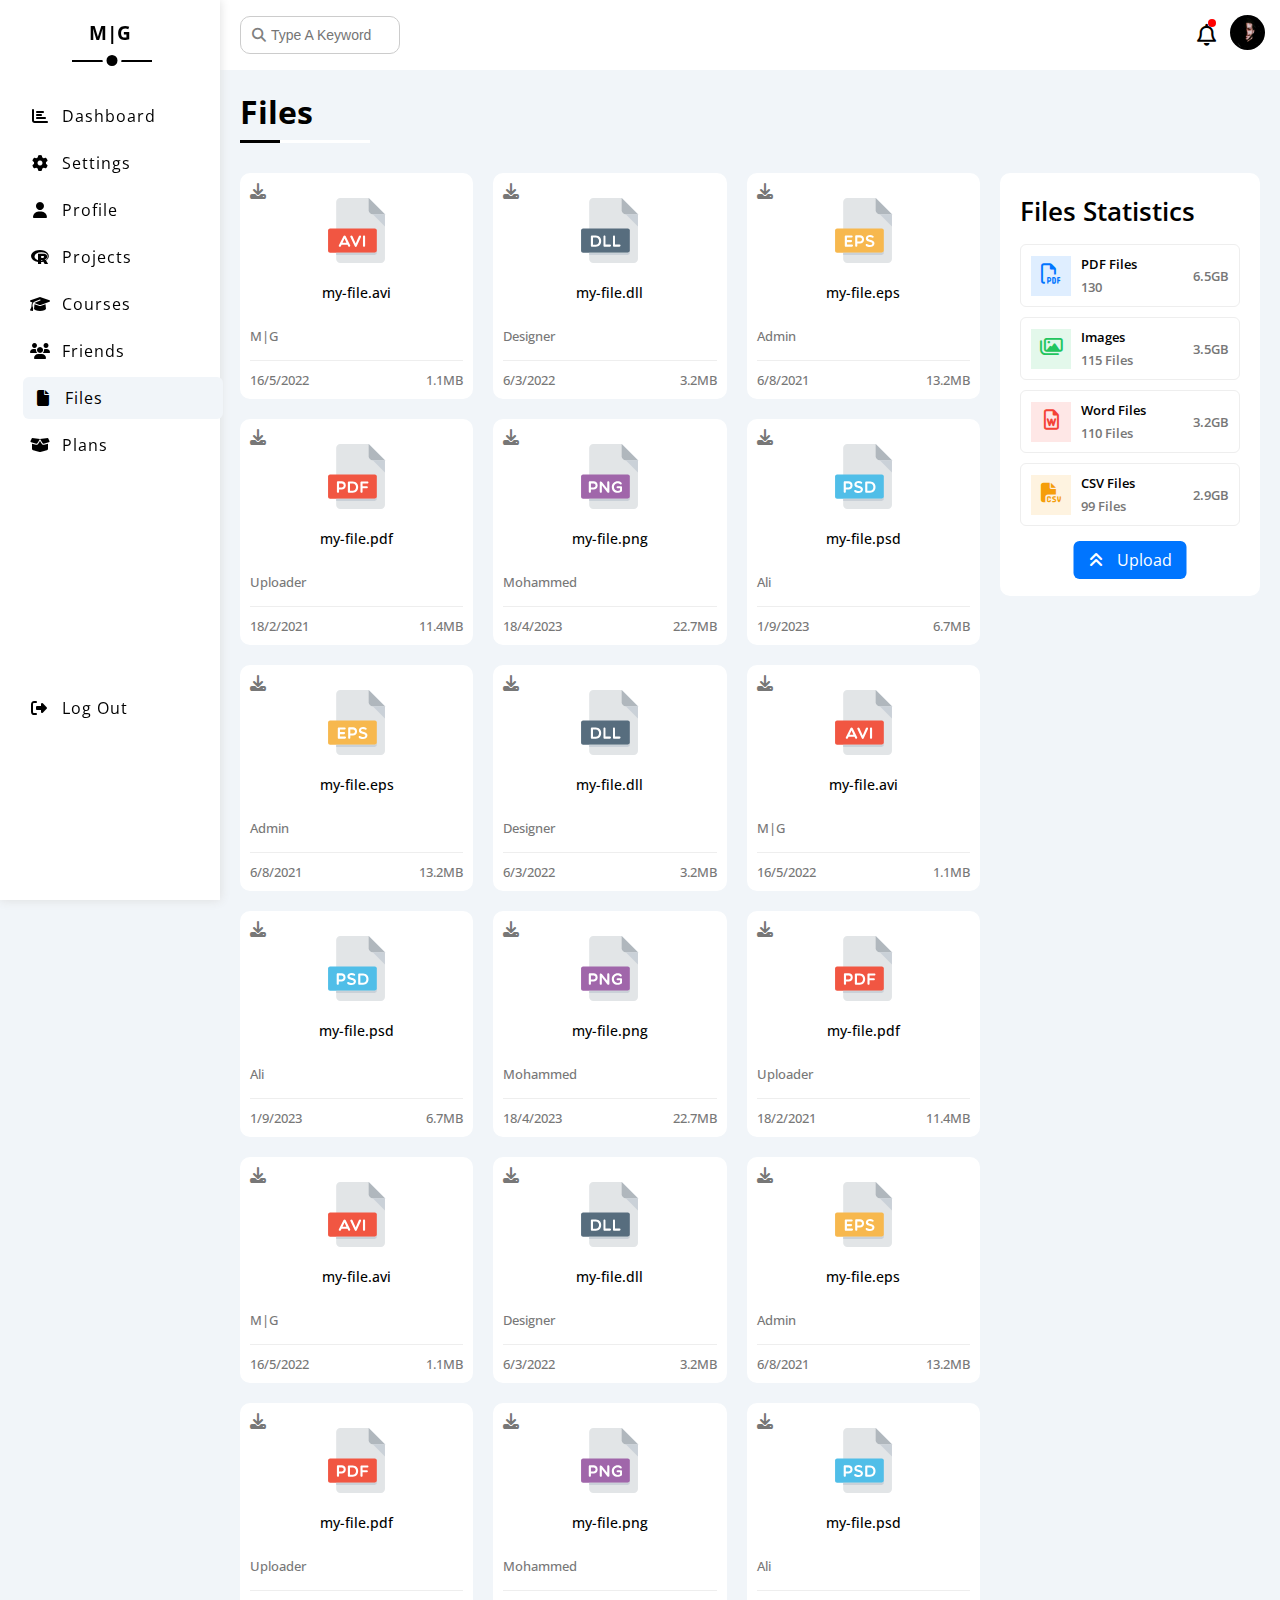
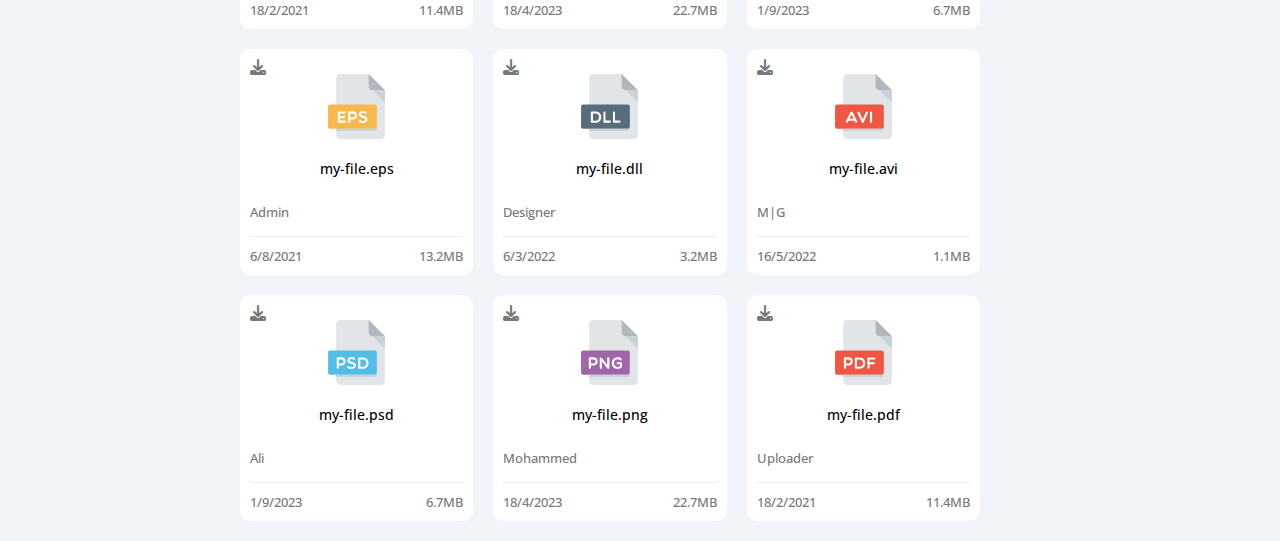
<file: files.html>
<!DOCTYPE html>
<html lang="en">
<head>
    <meta charset="UTF-8">
    <meta http-equiv="X-UA-Compatible" content="IE=edge">
    <meta name="viewport" content="width=device-width, initial-scale=1.0">
    <title>Files</title>
    <!-- Main Framework From CSS -->
    <link rel="stylesheet" href="css/framework.css">
    <!-- Main CSS file  -->
    <link rel="stylesheet" href="css/style.css">
    <!-- Font Awesome -->
    <link rel="stylesheet" href="css/all.min.css">
    <!-- Google Fonts -->
    <link rel="preconnect" href="https://fonts.googleapis.com">
    <link rel="preconnect" href="https://fonts.gstatic.com" crossorigin>
    <link href="https://fonts.googleapis.com/css2?family=Open+Sans:wght@300;400;500;600;800&display=swap"
        rel="stylesheet">
</head>
<body>
    <!-- Start Scroll To Top -->
    <span class="up bg-blue c-white p-10 rad-6 c-pointer trans-d-3 f-600">
        Up
    </span>
    <!-- End Scroll To Top -->
    <div class="page d-f">
        <div class="sidebar sidebar-n-fold bg-white p-20 p-rel bx-sh trans-d-3 bx-sh">
            <button id="angle" class="c-white p-abs txt-c align-c justify-c" aria-label="angle">
                <i class="fas fa-angle-right fa-fw"></i>
            </button>
            <h3 class="p-rel mt-0 txt-c">M|G</h3>
            <ul class="rel">
                <li>
                    <a class="d-f align-c p-10 fs-14 rad-6 trans-d-3" href="index.html" aria-label="Go To Home">
                        <i class="fa-solid fa-chart-bar fa-fw"></i>
                        <span>Dashboard</span>
                    </a>
                </li>
                <li>
                    <a class="d-f align-c p-10 fs-14 rad-6 trans-d-3" href="settings.html" aria-label="Go To Settings">
                        <i class="fa-solid fa-gear fa-fw"></i>
                        <span>Settings</span>
                    </a>
                </li>
                <li>
                    <a class="d-f align-c p-10 fs-14 rad-6 trans-d-3" href="profile.html" aria-label="Go To Profile">
                        <i class="fa-solid fa-user fa-fw"></i>
                        <span>Profile</span>
                    </a>
                </li>
                <li>
                    <a class="d-f align-c p-10 fs-14 rad-6 trans-d-3" href="projects.html" aria-label="Go To Projects">
                        <i class="fa-brands fa-r-project fa-fw"></i>
                        <span>Projects</span>
                    </a>
                </li>
                <li>
                    <a class="d-f align-c p-10 fs-14 rad-6 trans-d-3" href="courses.html" aria-label="Go To Courses">
                        <i class="fa-solid fa-graduation-cap fa-fw"></i>
                        <span>Courses</span>
                    </a>
                </li>
                <li>
                    <a class="d-f align-c p-10 fs-14 rad-6 trans-d-3" href="friends.html" aria-label="Go To Friends">
                        <i class="fa-solid fa-users fa-fw"></i>
                        <span>Friends</span>
                    </a>
                </li>
                <li>
                    <a class="active d-f align-c p-10 fs-14 rad-6 trans-d-3" href="files.html" aria-label="Go To Files">
                        <i class="fa-solid fa-file fa-fw"></i>
                        <span>Files</span>
                    </a>
                </li>
                <li>
                    <a class="d-f align-c p-10 fs-14 rad-6 trans-d-3" href="plans.html" aria-label="Go To Plans">
                        <i class="fa-solid fa-box-open fa-fw"></i>
                        <span>Plans</span>
                    </a>
                </li>
            </ul>
            <ul class="log-out p-abs">
                <li>
                    <a class="d-f align-c p-10 fs-14 rad-6 trans-d-3" href="#" aria-label="Go To Plans">
                        <i class="fa-solid fa-right-from-bracket fa-fw fs-16"></i>
                        <span>Log Out</span>
                    </a>
                </li>
            </ul>
            <div id="mode" class="mode p-abs">
                <div id="change" class="change light p-rel"></div>
            </div>
        </div>
        <div class="content">
            <div class="head bg-white d-f align-c p-15">
                <div class="p-rel">
                    <i class="fa-solid fa-magnifying-glass fa-fw"></i>
                    <input class="p-10 fs-14 trans-d-3" type="search" placeholder="Type A Keyword">
                </div>
                <div class="profile p-rel d-f align-c justify-c">
                    <i class="fa-regular fa-bell fa-fw"></i>
                    <a href="profile.html">
                        <img class="rad-50" src="pic/dash/av.jpg" alt="profile">
                    </a>
                </div>
            </div>
            <div class="files-page p-20">
                <h1 class="main-title p-rel m-0">Files</h1>
                <div class="content-files d-f g-20">
                    <!-- Start Files Box -->
                    <div class="files-box d-g g-20">
                        <!-- File-1 -->
                        <div class="file rad-10 p-0 bg-white p-rel p-10">
                            <i class="down fa-solid fa-download  p-abs c-para"></i>
                            <div class="img flex-center g-20">
                                <img src="pic/files/avi.svg" alt="file">
                                <p class="m-0">my-file.avi</p>
                            </div>
                            <span class="wor fs-13 c-para">M|G</span>
                            <div class="foot flex-between g-10">
                                <span class="date fs-13 c-para f-500">16/5/2022</span>
                                <span class="sz fs-13 c-para f-500">1.1MB</span>
                            </div>
                        </div>
                         <!-- File-2 -->
                        <div class="file rad-10 p-0 bg-white p-rel p-10">
                            <i class="down fa-solid fa-download  p-abs c-para"></i>
                            <div class="img flex-center g-20">
                                <img src="pic/files/dll.svg" alt="file">
                                <p class="m-0">my-file.dll</p>
                            </div>
                            <span class="wor fs-13 c-para">Designer</span>
                            <div class="foot flex-between g-10">
                                <span class="date fs-13 c-para f-500">6/3/2022</span>
                                <span class="sz fs-13 c-para f-500">3.2MB</span>
                            </div>
                        </div>
                        <!-- File-3 -->
                        <div class="file rad-10 p-0 bg-white p-rel p-10">
                            <i class="down fa-solid fa-download  p-abs c-para"></i>
                            <div class="img flex-center g-20">
                                <img src="pic/files/eps.svg" alt="file">
                                <p class="m-0">my-file.eps</p>
                            </div>
                            <span class="wor fs-13 c-para">Admin</span>
                            <div class="foot flex-between g-10">
                                <span class="date fs-13 c-para f-500">6/8/2021</span>
                                <span class="sz fs-13 c-para f-500">13.2MB</span>
                            </div>
                        </div>
                        <!-- File-4 -->
                        <div class="file rad-10 p-0 bg-white p-rel p-10">
                            <i class="down fa-solid fa-download  p-abs c-para"></i>
                            <div class="img flex-center g-20">
                                <img src="pic/files/pdf.svg" alt="file">
                                <p class="m-0">my-file.pdf</p>
                            </div>
                            <span class="wor fs-13 c-para">Uploader</span>
                            <div class="foot flex-between g-10">
                                <span class="date fs-13 c-para f-500">18/2/2021</span>
                                <span class="sz fs-13 c-para f-500">11.4MB</span>
                            </div>
                        </div>
                        <!-- File-5 -->
                        <div class="file rad-10 p-0 bg-white p-rel p-10">
                            <i class="down fa-solid fa-download  p-abs c-para"></i>
                            <div class="img flex-center g-20">
                                <img src="pic/files/png.svg" alt="file">
                                <p class="m-0">my-file.png</p>
                            </div>
                            <span class="wor fs-13 c-para">Mohammed</span>
                            <div class="foot flex-between g-10">
                                <span class="date fs-13 c-para f-500">18/4/2023</span>
                                <span class="sz fs-13 c-para f-500">22.7MB</span>
                            </div>
                        </div>
                        <!-- File-6 -->
                        <div class="file rad-10 p-0 bg-white p-rel p-10">
                            <i class="down fa-solid fa-download  p-abs c-para"></i>
                            <div class="img flex-center g-20">
                                <img src="pic/files/psd.svg" alt="file">
                                <p class="m-0">my-file.psd</p>
                            </div>
                            <span class="wor fs-13 c-para">Ali</span>
                            <div class="foot flex-between g-10">
                                <span class="date fs-13 c-para f-500">1/9/2023</span>
                                <span class="sz fs-13 c-para f-500">6.7MB</span>
                            </div>
                        </div>
                        <!-- File-7 -->
                        <div class="file rad-10 p-0 bg-white p-rel p-10">
                            <i class="down fa-solid fa-download  p-abs c-para"></i>
                            <div class="img flex-center g-20">
                                <img src="pic/files/eps.svg" alt="file">
                                <p class="m-0">my-file.eps</p>
                            </div>
                            <span class="wor fs-13 c-para">Admin</span>
                            <div class="foot flex-between g-10">
                                <span class="date fs-13 c-para f-500">6/8/2021</span>
                                <span class="sz fs-13 c-para f-500">13.2MB</span>
                            </div>
                        </div>
                        <!-- File-8 -->
                        <div class="file rad-10 p-0 bg-white p-rel p-10">
                            <i class="down fa-solid fa-download  p-abs c-para"></i>
                            <div class="img flex-center g-20">
                                <img src="pic/files/dll.svg" alt="file">
                                <p class="m-0">my-file.dll</p>
                            </div>
                            <span class="wor fs-13 c-para">Designer</span>
                            <div class="foot flex-between g-10">
                                <span class="date fs-13 c-para f-500">6/3/2022</span>
                                <span class="sz fs-13 c-para f-500">3.2MB</span>
                            </div>
                        </div>
                        <!-- File-9 -->
                        <div class="file rad-10 p-0 bg-white p-rel p-10">
                            <i class="down fa-solid fa-download  p-abs c-para"></i>
                            <div class="img flex-center g-20">
                                <img src="pic/files/avi.svg" alt="file">
                                <p class="m-0">my-file.avi</p>
                            </div>
                            <span class="wor fs-13 c-para">M|G</span>
                            <div class="foot flex-between g-10">
                                <span class="date fs-13 c-para f-500">16/5/2022</span>
                                <span class="sz fs-13 c-para f-500">1.1MB</span>
                            </div>
                        </div>
                        <!-- File-10 -->
                        <div class="file rad-10 p-0 bg-white p-rel p-10">
                            <i class="down fa-solid fa-download  p-abs c-para"></i>
                            <div class="img flex-center g-20">
                                <img src="pic/files/psd.svg" alt="file">
                                <p class="m-0">my-file.psd</p>
                            </div>
                            <span class="wor fs-13 c-para">Ali</span>
                            <div class="foot flex-between g-10">
                                <span class="date fs-13 c-para f-500">1/9/2023</span>
                                <span class="sz fs-13 c-para f-500">6.7MB</span>
                            </div>
                        </div>
                        <!-- File-11 -->
                        <div class="file rad-10 p-0 bg-white p-rel p-10">
                            <i class="down fa-solid fa-download  p-abs c-para"></i>
                            <div class="img flex-center g-20">
                                <img src="pic/files/png.svg" alt="file">
                                <p class="m-0">my-file.png</p>
                            </div>
                            <span class="wor fs-13 c-para">Mohammed</span>
                            <div class="foot flex-between g-10">
                                <span class="date fs-13 c-para f-500">18/4/2023</span>
                                <span class="sz fs-13 c-para f-500">22.7MB</span>
                            </div>
                        </div>
                        <!-- File-12 -->
                        <div class="file rad-10 p-0 bg-white p-rel p-10">
                            <i class="down fa-solid fa-download  p-abs c-para"></i>
                            <div class="img flex-center g-20">
                                <img src="pic/files/pdf.svg" alt="file">
                                <p class="m-0">my-file.pdf</p>
                            </div>
                            <span class="wor fs-13 c-para">Uploader</span>
                            <div class="foot flex-between g-10">
                                <span class="date fs-13 c-para f-500">18/2/2021</span>
                                <span class="sz fs-13 c-para f-500">11.4MB</span>
                            </div>
                        </div>
                        <!-- File-13 -->
                        <div class="file rad-10 p-0 bg-white p-rel p-10">
                            <i class="down fa-solid fa-download  p-abs c-para"></i>
                            <div class="img flex-center g-20">
                                <img src="pic/files/avi.svg" alt="file">
                                <p class="m-0">my-file.avi</p>
                            </div>
                            <span class="wor fs-13 c-para">M|G</span>
                            <div class="foot flex-between g-10">
                                <span class="date fs-13 c-para f-500">16/5/2022</span>
                                <span class="sz fs-13 c-para f-500">1.1MB</span>
                            </div>
                        </div>
                         <!-- File-14 -->
                        <div class="file rad-10 p-0 bg-white p-rel p-10">
                            <i class="down fa-solid fa-download  p-abs c-para"></i>
                            <div class="img flex-center g-20">
                                <img src="pic/files/dll.svg" alt="file">
                                <p class="m-0">my-file.dll</p>
                            </div>
                            <span class="wor fs-13 c-para">Designer</span>
                            <div class="foot flex-between g-10">
                                <span class="date fs-13 c-para f-500">6/3/2022</span>
                                <span class="sz fs-13 c-para f-500">3.2MB</span>
                            </div>
                        </div>
                        <!-- File-15 -->
                        <div class="file rad-10 p-0 bg-white p-rel p-10">
                            <i class="down fa-solid fa-download  p-abs c-para"></i>
                            <div class="img flex-center g-20">
                                <img src="pic/files/eps.svg" alt="file">
                                <p class="m-0">my-file.eps</p>
                            </div>
                            <span class="wor fs-13 c-para">Admin</span>
                            <div class="foot flex-between g-10">
                                <span class="date fs-13 c-para f-500">6/8/2021</span>
                                <span class="sz fs-13 c-para f-500">13.2MB</span>
                            </div>
                        </div>
                        <!-- File-16 -->
                        <div class="file rad-10 p-0 bg-white p-rel p-10">
                            <i class="down fa-solid fa-download  p-abs c-para"></i>
                            <div class="img flex-center g-20">
                                <img src="pic/files/pdf.svg" alt="file">
                                <p class="m-0">my-file.pdf</p>
                            </div>
                            <span class="wor fs-13 c-para">Uploader</span>
                            <div class="foot flex-between g-10">
                                <span class="date fs-13 c-para f-500">18/2/2021</span>
                                <span class="sz fs-13 c-para f-500">11.4MB</span>
                            </div>
                        </div>
                        <!-- File-17 -->
                        <div class="file rad-10 p-0 bg-white p-rel p-10">
                            <i class="down fa-solid fa-download  p-abs c-para"></i>
                            <div class="img flex-center g-20">
                                <img src="pic/files/png.svg" alt="file">
                                <p class="m-0">my-file.png</p>
                            </div>
                            <span class="wor fs-13 c-para">Mohammed</span>
                            <div class="foot flex-between g-10">
                                <span class="date fs-13 c-para f-500">18/4/2023</span>
                                <span class="sz fs-13 c-para f-500">22.7MB</span>
                            </div>
                        </div>
                        <!-- File-18 -->
                        <div class="file rad-10 p-0 bg-white p-rel p-10">
                            <i class="down fa-solid fa-download  p-abs c-para"></i>
                            <div class="img flex-center g-20">
                                <img src="pic/files/psd.svg" alt="file">
                                <p class="m-0">my-file.psd</p>
                            </div>
                            <span class="wor fs-13 c-para">Ali</span>
                            <div class="foot flex-between g-10">
                                <span class="date fs-13 c-para f-500">1/9/2023</span>
                                <span class="sz fs-13 c-para f-500">6.7MB</span>
                            </div>
                        </div>
                        <!-- File-19 -->
                        <div class="file rad-10 p-0 bg-white p-rel p-10">
                            <i class="down fa-solid fa-download  p-abs c-para"></i>
                            <div class="img flex-center g-20">
                                <img src="pic/files/eps.svg" alt="file">
                                <p class="m-0">my-file.eps</p>
                            </div>
                            <span class="wor fs-13 c-para">Admin</span>
                            <div class="foot flex-between g-10">
                                <span class="date fs-13 c-para f-500">6/8/2021</span>
                                <span class="sz fs-13 c-para f-500">13.2MB</span>
                            </div>
                        </div>
                        <!-- File-20 -->
                        <div class="file rad-10 p-0 bg-white p-rel p-10">
                            <i class="down fa-solid fa-download  p-abs c-para"></i>
                            <div class="img flex-center g-20">
                                <img src="pic/files/dll.svg" alt="file">
                                <p class="m-0">my-file.dll</p>
                            </div>
                            <span class="wor fs-13 c-para">Designer</span>
                            <div class="foot flex-between g-10">
                                <span class="date fs-13 c-para f-500">6/3/2022</span>
                                <span class="sz fs-13 c-para f-500">3.2MB</span>
                            </div>
                        </div>
                        <!-- File-21 -->
                        <div class="file rad-10 p-0 bg-white p-rel p-10">
                            <i class="down fa-solid fa-download  p-abs c-para"></i>
                            <div class="img flex-center g-20">
                                <img src="pic/files/avi.svg" alt="file">
                                <p class="m-0">my-file.avi</p>
                            </div>
                            <span class="wor fs-13 c-para">M|G</span>
                            <div class="foot flex-between g-10">
                                <span class="date fs-13 c-para f-500">16/5/2022</span>
                                <span class="sz fs-13 c-para f-500">1.1MB</span>
                            </div>
                        </div>
                        <!-- File-22 -->
                        <div class="file rad-10 p-0 bg-white p-rel p-10">
                            <i class="down fa-solid fa-download  p-abs c-para"></i>
                            <div class="img flex-center g-20">
                                <img src="pic/files/psd.svg" alt="file">
                                <p class="m-0">my-file.psd</p>
                            </div>
                            <span class="wor fs-13 c-para">Ali</span>
                            <div class="foot flex-between g-10">
                                <span class="date fs-13 c-para f-500">1/9/2023</span>
                                <span class="sz fs-13 c-para f-500">6.7MB</span>
                            </div>
                        </div>
                        <!-- File-23 -->
                        <div class="file rad-10 p-0 bg-white p-rel p-10">
                            <i class="down fa-solid fa-download  p-abs c-para"></i>
                            <div class="img flex-center g-20">
                                <img src="pic/files/png.svg" alt="file">
                                <p class="m-0">my-file.png</p>
                            </div>
                            <span class="wor fs-13 c-para">Mohammed</span>
                            <div class="foot flex-between g-10">
                                <span class="date fs-13 c-para f-500">18/4/2023</span>
                                <span class="sz fs-13 c-para f-500">22.7MB</span>
                            </div>
                        </div>
                        <!-- File-24 -->
                        <div class="file rad-10 p-0 bg-white p-rel p-10">
                            <i class="down fa-solid fa-download  p-abs c-para"></i>
                            <div class="img flex-center g-20">
                                <img src="pic/files/pdf.svg" alt="file">
                                <p class="m-0">my-file.pdf</p>
                            </div>
                            <span class="wor fs-13 c-para">Uploader</span>
                            <div class="foot flex-between g-10">
                                <span class="date fs-13 c-para f-500">18/2/2021</span>
                                <span class="sz fs-13 c-para f-500">11.4MB</span>
                            </div>
                        </div>
                    </div>
                    <!-- End Files Box -->
                    <!-- Start Sidebar -->
                    <div class="sidebar bg-white rad-10 p-20 p-rel">
                        <h3 class="title mt-0 fs-26 f-600">Files Statistics</h3>
                        <!-- File-1 -->
                        <div class="fl rad-6 p-10 mb-10 flex-between">
                            <div class="name d-f align-c g-10">
                                <i class="fa-regular fa-file-pdf fa-lg flex-center c-blue"></i>
                                <p class="m-0 f-600 fs-13">
                                    PDF Files
                                    <span class="num fs-13 c-para d-b f-600 pt-5">130</span>
                                </p>
                            </div>
                            <span class="size fs-13 c-para f-600">6.5GB</span>
                        </div>
                        <!-- File-2 -->
                        <div class="fl rad-6 p-10 mb-10 flex-between">
                            <div class="name d-f align-c g-10">
                                <i class="fa-regular fa-images fa-lg flex-center c-blue"></i>
                                <p class="m-0 f-600 fs-13">
                                    Images
                                    <span class="num fs-13 c-para d-b f-600 pt-5">115 Files</span>
                                </p>
                            </div>
                            <span class="size fs-13 c-para f-600">3.5GB</span>
                        </div>
                        <!-- File-3 -->
                        <div class="fl rad-6 p-10 mb-10 flex-between">
                            <div class="name d-f align-c g-10">
                                <i class="fa-regular fa-file-word fa-lg flex-center c-blue"></i>
                                <p class="m-0 f-600 fs-13">
                                    Word Files
                                    <span class="num fs-13 c-para d-b f-600 pt-5">110 Files</span>
                                </p>
                            </div>
                            <span class="size fs-13 c-para f-600">3.2GB</span>
                        </div>
                        <!-- File-3 -->
                        <div class="fl rad-6 p-10 mb-15 flex-between">
                            <div class="name d-f align-c g-10">
                                <i class="fa-solid fa-file-csv fa-lg flex-center c-blue"></i>
                                <p class="m-0 f-600 fs-13">
                                    CSV Files
                                    <span class="num fs-13 c-para d-b f-600 pt-5">99 Files</span>
                                </p>
                            </div>
                            <span class="size fs-13 c-para f-600">2.9GB</span>
                        </div>
                        <!-- Button -->
                        <a class="btn-blue rad-6 c-white p-abs" href="#">
                            <i class="fa-solid fa-angles-up mr-10"></i>
                            Upload
                        </a>
                    </div>
                    <!-- End Sidebar -->
                </div>
            </div>
        </div>
    </div>
    <!-- JS -->
    <script src="js/main.js"></script>
    <!-- JS -->
</body>
</html>
</file>
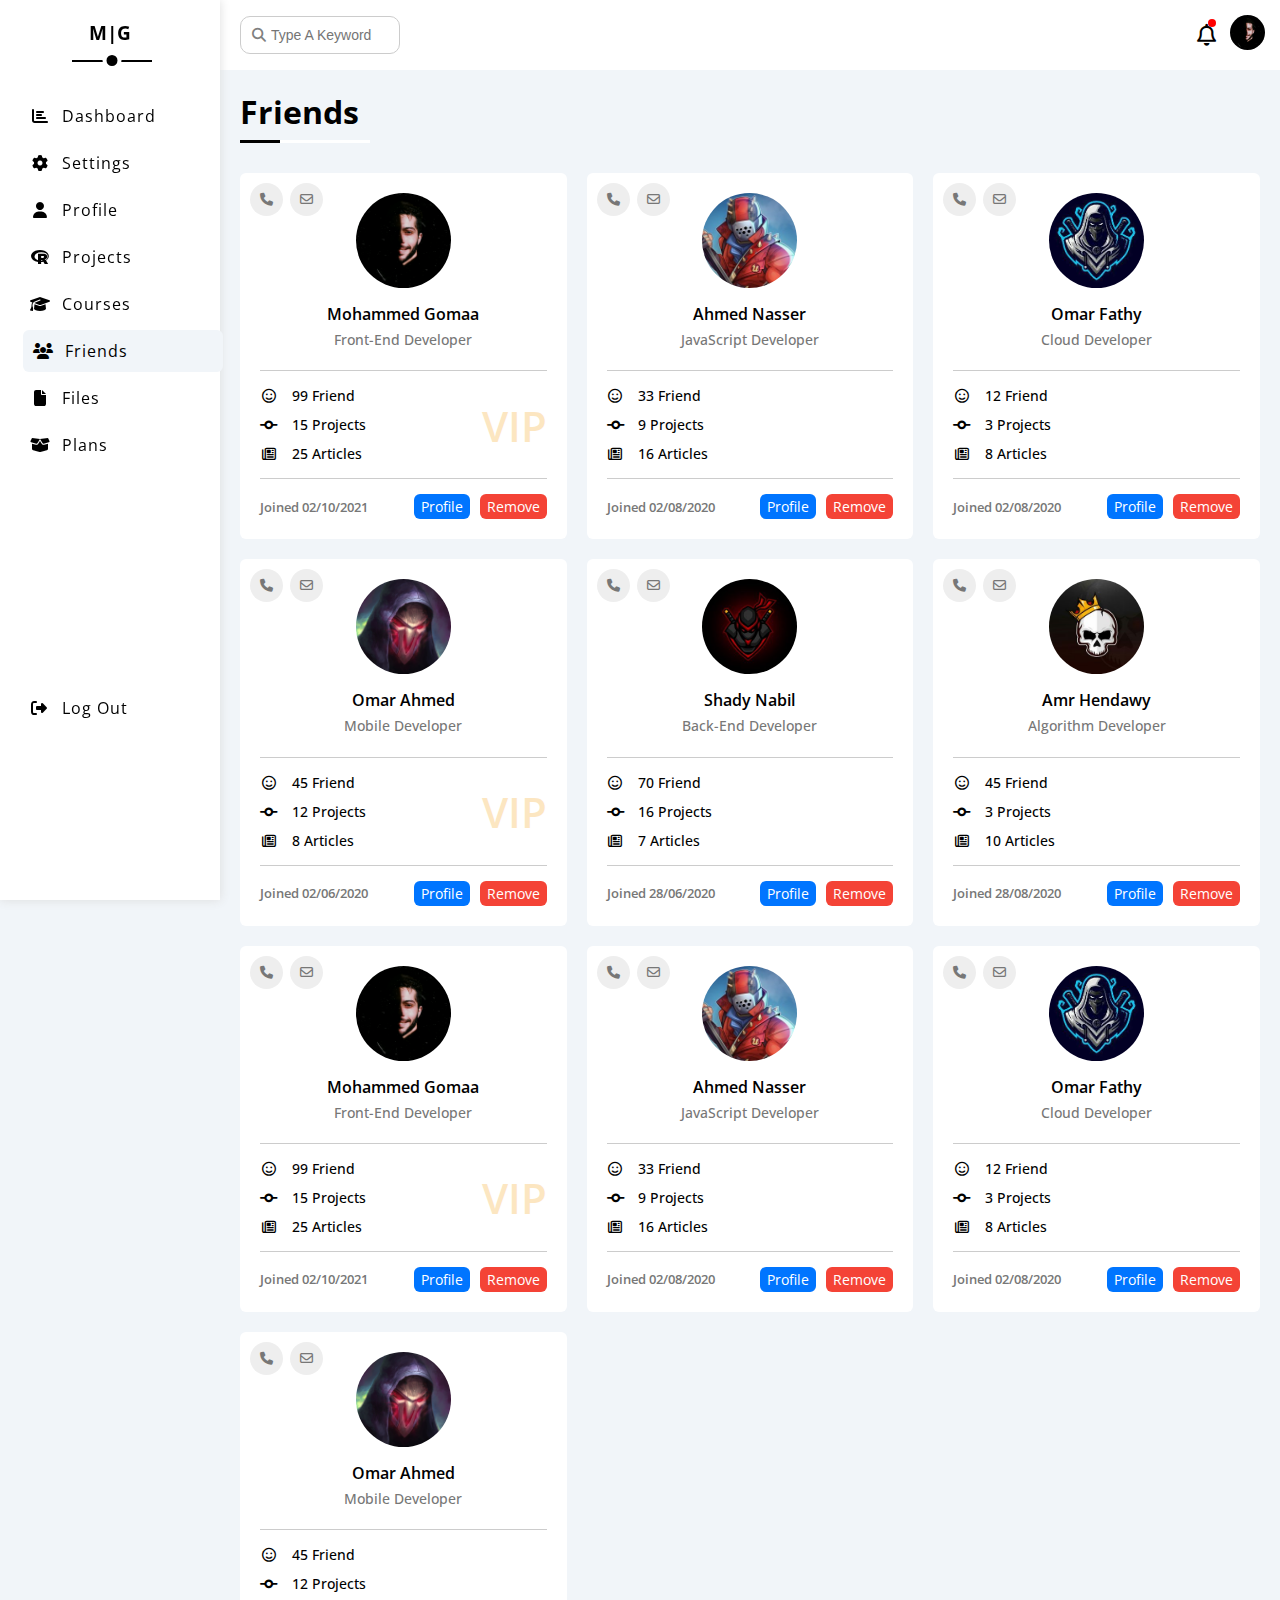
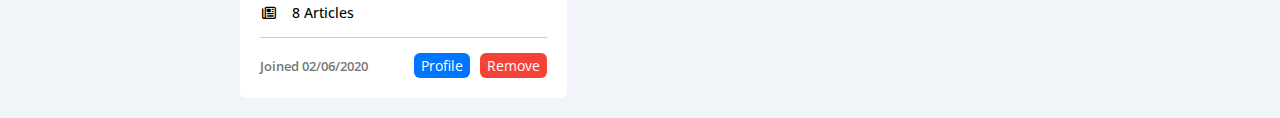
<file: friends.html>
<!DOCTYPE html>
<html lang="en">
<head>
    <meta charset="UTF-8">
    <meta http-equiv="X-UA-Compatible" content="IE=edge">
    <meta name="viewport" content="width=device-width, initial-scale=1.0">
    <title>Friends</title>
    <!-- Main Framework From CSS -->
    <link rel="stylesheet" href="css/framework.css">
    <!-- Main CSS file  -->
    <link rel="stylesheet" href="css/style.css">
    <!-- Font Awesome -->
    <link rel="stylesheet" href="css/all.min.css">
    <!-- Google Fonts -->
    <link rel="preconnect" href="https://fonts.googleapis.com">
    <link rel="preconnect" href="https://fonts.gstatic.com" crossorigin>
    <link href="https://fonts.googleapis.com/css2?family=Open+Sans:wght@300;400;500;600;800&display=swap"
        rel="stylesheet">
</head>
<body>
    <!-- Start Scroll To Top -->
    <span class="up bg-blue c-white p-10 rad-6 c-pointer trans-d-3 f-600">
        Up
    </span>
    <!-- End Scroll To Top -->
    <div class="page d-f">
        <div class="sidebar sidebar-n-fold bg-white p-20 p-rel bx-sh trans-d-3 bx-sh">
            <button id="angle" class="c-white p-abs txt-c align-c justify-c" aria-label="angle">
                <i class="fas fa-angle-right fa-fw"></i>
            </button>
            <h3 class="p-rel mt-0 txt-c">M|G</h3>
            <ul class="rel">
                <li>
                    <a class="d-f align-c p-10 fs-14 rad-6 trans-d-3" href="index.html" aria-label="Go To Home">
                        <i class="fa-solid fa-chart-bar fa-fw"></i>
                        <span>Dashboard</span>
                    </a>
                </li>
                <li>
                    <a class="d-f align-c p-10 fs-14 rad-6 trans-d-3" href="settings.html" aria-label="Go To Settings">
                        <i class="fa-solid fa-gear fa-fw"></i>
                        <span>Settings</span>
                    </a>
                </li>
                <li>
                    <a class="d-f align-c p-10 fs-14 rad-6 trans-d-3" href="profile.html" aria-label="Go To Profile">
                        <i class="fa-solid fa-user fa-fw"></i>
                        <span>Profile</span>
                    </a>
                </li>
                <li>
                    <a class="d-f align-c p-10 fs-14 rad-6 trans-d-3" href="projects.html" aria-label="Go To Projects">
                        <i class="fa-brands fa-r-project fa-fw"></i>
                        <span>Projects</span>
                    </a>
                </li>
                <li>
                    <a class="d-f align-c p-10 fs-14 rad-6 trans-d-3" href="courses.html" aria-label="Go To Courses">
                        <i class="fa-solid fa-graduation-cap fa-fw"></i>
                        <span>Courses</span>
                    </a>
                </li>
                <li>
                    <a class="active d-f align-c p-10 fs-14 rad-6 trans-d-3" href="friends.html" aria-label="Go To Friends">
                        <i class="fa-solid fa-users fa-fw"></i>
                        <span>Friends</span>
                    </a>
                </li>
                <li>
                    <a class="d-f align-c p-10 fs-14 rad-6 trans-d-3" href="files.html" aria-label="Go To Files">
                        <i class="fa-solid fa-file fa-fw"></i>
                        <span>Files</span>
                    </a>
                </li>
                <li>
                    <a class="d-f align-c p-10 fs-14 rad-6 trans-d-3" href="plans.html" aria-label="Go To Plans">
                        <i class="fa-solid fa-box-open fa-fw"></i>
                        <span>Plans</span>
                    </a>
                </li>
            </ul>
            <ul class="log-out p-abs">
                <li>
                    <a class="d-f align-c p-10 fs-14 rad-6 trans-d-3" href="#" aria-label="Go To Plans">
                        <i class="fa-solid fa-right-from-bracket fa-fw fs-16"></i>
                        <span>Log Out</span>
                    </a>
                </li>
            </ul>
            <div id="mode" class="mode p-abs">
                <div id="change" class="change light p-rel"></div>
            </div>
        </div>
        <div class="content">
            <div class="head bg-white d-f align-c p-15">
                <div class="p-rel">
                    <i class="fa-solid fa-magnifying-glass fa-fw"></i>
                    <input class="p-10 fs-14 trans-d-3" type="search" placeholder="Type A Keyword">
                </div>
                <div class="profile p-rel d-f align-c justify-c">
                    <i class="fa-regular fa-bell fa-fw"></i>
                    <a href="profile.html">
                        <img class="rad-50" src="pic/dash/av.jpg" alt="profile">
                    </a>
                </div>
            </div>
            <div class="friends-page p-20">
                <h1 class="main-title p-rel m-0">Friends</h1>
                <!-- Start Friends Box -->
                <div class="friends-box d-g g-20">
                    <!-- Friend-1 -->
                    <div class="friend rad-6 p-0 bg-white p-rel p-20">
                        <div class="contact p-abs">
                            <i class="fa-solid fa-phone c-para"></i>
                            <i class="fa-regular fa-envelope c-para"></i>
                        </div>
                        <!-- Profile -->
                        <div class="profile flex-center">
                            <a href="profile.html">
                                <img src="pic/dash/av.jpg" alt="pro" class="pro  c-pointer img-profile">
                            </a>
                            <h4 class="c-black f-600 txt-c mt-10">
                                Mohammed Gomaa
                                <span class="d-b c-para f-500 fs-14 pt-5">Front-End Developer</span>
                            </h4>                            
                        </div>
                        <!-- Numbers -->
                        <div class="numbers pt-15 pb-15 p-rel">
                            <div class="vip p-abs c-yellow opc-5 f-600">VIP</div>
                            <span class="fr d-b mb-10 fs-14 f-500 c-black">
                                <i class="fa-regular fa-face-smile fa-fw mr-10"></i>
                                99 Friend
                            </span>
                            <span class="pr d-b mb-10 fs-14 f-500 c-black">
                                <i class="fa-solid fa-code-commit fa-fw mr-10"></i>
                                15 Projects
                            </span>
                            <span class="ar d-b fs-14 f-500 c-black">
                                <i class="fa-regular fa-newspaper fa-fw mr-10"></i>
                                25 Articles
                            </span>
                        </div>
                        <div class="foot pt-15 flex-between g-10">
                            <span class="date c-para fs-13 f-600">Joined 02/10/2021</span>
                            <div class="btn d-f align-c g-10">
                                <a href="profile.html" class="btn-style fs-14 bg-blue c-white">Profile</a>
                                <span class="btn-style fs-14 bg-red c-white c-pointer">Remove</span>
                            </div>
                        </div>
                    </div>
                    <!-- Friend-2 -->
                    <div class="friend rad-6 p-0 bg-white p-rel p-20">
                        <div class="contact p-abs">
                            <i class="fa-solid fa-phone c-para"></i>
                            <i class="fa-regular fa-envelope c-para"></i>
                        </div>
                        <!-- Profile -->
                        <div class="profile flex-center">
                            <a href="profile.html">
                                <img src="pic/friend/friend-01.jpg" alt="pro" class="pro  c-pointer img-profile">
                            </a>
                            <h4 class="c-black f-600 txt-c mt-10">
                                Ahmed Nasser
                                <span class="d-b c-para f-500 fs-14 pt-5">JavaScript Developer</span>
                            </h4>                            
                        </div>
                        <!-- Numbers -->
                        <div class="numbers pt-15 pb-15 p-rel">
                            <span class="fr d-b mb-10 fs-14 f-500 c-black">
                                <i class="fa-regular fa-face-smile fa-fw mr-10"></i>
                                33 Friend
                            </span>
                            <span class="pr d-b mb-10 fs-14 f-500 c-black">
                                <i class="fa-solid fa-code-commit fa-fw mr-10"></i>
                                9 Projects
                            </span>
                            <span class="ar d-b fs-14 f-500 c-black">
                                <i class="fa-regular fa-newspaper fa-fw mr-10"></i>
                                16 Articles
                            </span>
                        </div>
                        <div class="foot pt-15 flex-between g-10">
                            <span class="date c-para fs-13 f-600">Joined 02/08/2020</span>
                            <div class="btn d-f align-c g-10">
                                <a href="profile.html" class="btn-style fs-14 bg-blue c-white">Profile</a>
                                <span class="btn-style fs-14 bg-red c-white c-pointer">Remove</span>
                            </div>
                        </div>
                    </div>
                    <!-- Friend-3 -->
                    <div class="friend rad-6 p-0 bg-white p-rel p-20">
                        <div class="contact p-abs">
                            <i class="fa-solid fa-phone c-para"></i>
                            <i class="fa-regular fa-envelope c-para"></i>
                        </div>
                        <!-- Profile -->
                        <div class="profile flex-center">
                            <a href="profile.html">
                                <img src="pic/friend/friend-02.jpg" alt="pro" class="pro  c-pointer img-profile">
                            </a>
                            <h4 class="c-black f-600 txt-c mt-10">
                                Omar Fathy
                                <span class="d-b c-para f-500 fs-14 pt-5">Cloud Developer</span>
                            </h4>                            
                        </div>
                        <!-- Numbers -->
                        <div class="numbers pt-15 pb-15 p-rel">
                            <span class="fr d-b mb-10 fs-14 f-500 c-black">
                                <i class="fa-regular fa-face-smile fa-fw mr-10"></i>
                                12 Friend
                            </span>
                            <span class="pr d-b mb-10 fs-14 f-500 c-black">
                                <i class="fa-solid fa-code-commit fa-fw mr-10"></i>
                                3 Projects
                            </span>
                            <span class="ar d-b fs-14 f-500 c-black">
                                <i class="fa-regular fa-newspaper fa-fw mr-10"></i>
                                8 Articles
                            </span>
                        </div>
                        <div class="foot pt-15 flex-between g-10">
                            <span class="date c-para fs-13 f-600">Joined 02/08/2020</span>
                            <div class="btn d-f align-c g-10">
                                <a href="profile.html" class="btn-style fs-14 bg-blue c-white">Profile</a>
                                <span class="btn-style fs-14 bg-red c-white c-pointer">Remove</span>
                            </div>
                        </div>
                    </div>
                    <!-- Friend-4 -->
                    <div class="friend rad-6 p-0 bg-white p-rel p-20">
                        <div class="contact p-abs">
                            <i class="fa-solid fa-phone c-para"></i>
                            <i class="fa-regular fa-envelope c-para"></i>
                        </div>
                        <!-- Profile -->
                        <div class="profile flex-center">
                            <a href="profile.html">
                                <img src="pic/friend/friend-03.jpg" alt="pro" class="pro  c-pointer img-profile">
                            </a>
                            <h4 class="c-black f-600 txt-c mt-10">
                                Omar Ahmed
                                <span class="d-b c-para f-500 fs-14 pt-5">Mobile Developer</span>
                            </h4>                            
                        </div>
                        <!-- Numbers -->
                        <div class="numbers pt-15 pb-15 p-rel">
                            <div class="vip p-abs c-yellow opc-5 f-600">VIP</div>
                            <span class="fr d-b mb-10 fs-14 f-500 c-black">
                                <i class="fa-regular fa-face-smile fa-fw mr-10"></i>
                                45 Friend
                            </span>
                            <span class="pr d-b mb-10 fs-14 f-500 c-black">
                                <i class="fa-solid fa-code-commit fa-fw mr-10"></i>
                                12 Projects
                            </span>
                            <span class="ar d-b fs-14 f-500 c-black">
                                <i class="fa-regular fa-newspaper fa-fw mr-10"></i>
                                8 Articles
                            </span>
                        </div>
                        <div class="foot pt-15 flex-between g-10">
                            <span class="date c-para fs-13 f-600">Joined 02/06/2020</span>
                            <div class="btn d-f align-c g-10">
                                <a href="profile.html" class="btn-style fs-14 bg-blue c-white">Profile</a>
                                <span class="btn-style fs-14 bg-red c-white c-pointer">Remove</span>
                            </div>
                        </div>
                    </div>
                    <!-- Friend-5 -->
                    <div class="friend rad-6 p-0 bg-white p-rel p-20">
                        <div class="contact p-abs">
                            <i class="fa-solid fa-phone c-para"></i>
                            <i class="fa-regular fa-envelope c-para"></i>
                        </div>
                        <!-- Profile -->
                        <div class="profile flex-center">
                            <a href="profile.html">
                                <img src="pic/friend/friend-04.jpg" alt="pro" class="pro  c-pointer img-profile">
                            </a>
                            <h4 class="c-black f-600 txt-c mt-10">
                                Shady Nabil
                                <span class="d-b c-para f-500 fs-14 pt-5">Back-End Developer</span>
                            </h4>                            
                        </div>
                        <!-- Numbers -->
                        <div class="numbers pt-15 pb-15 p-rel">
                            <span class="fr d-b mb-10 fs-14 f-500 c-black">
                                <i class="fa-regular fa-face-smile fa-fw mr-10"></i>
                                70 Friend
                            </span>
                            <span class="pr d-b mb-10 fs-14 f-500 c-black">
                                <i class="fa-solid fa-code-commit fa-fw mr-10"></i>
                                16 Projects
                            </span>
                            <span class="ar d-b fs-14 f-500 c-black">
                                <i class="fa-regular fa-newspaper fa-fw mr-10"></i>
                                7 Articles
                            </span>
                        </div>
                        <div class="foot pt-15 flex-between g-10">
                            <span class="date c-para fs-13 f-600">Joined 28/06/2020</span>
                            <div class="btn d-f align-c g-10">
                                <a href="profile.html" class="btn-style fs-14 bg-blue c-white">Profile</a>
                                <span class="btn-style fs-14 bg-red c-white c-pointer">Remove</span>
                            </div>
                        </div>
                    </div>
                    <!-- Friend-6 -->
                    <div class="friend rad-6 p-0 bg-white p-rel p-20">
                        <div class="contact p-abs">
                            <i class="fa-solid fa-phone c-para"></i>
                            <i class="fa-regular fa-envelope c-para"></i>
                        </div>
                        <!-- Profile -->
                        <div class="profile flex-center">
                            <a href="profile.html">
                                <img src="pic/friend/friend-05.jpg" alt="pro" class="pro  c-pointer img-profile">
                            </a>
                            <h4 class="c-black f-600 txt-c mt-10">
                                Amr Hendawy
                                <span class="d-b c-para f-500 fs-14 pt-5">Algorithm Developer</span>
                            </h4>                            
                        </div>
                        <!-- Numbers -->
                        <div class="numbers pt-15 pb-15 p-rel">
                            <span class="fr d-b mb-10 fs-14 f-500 c-black">
                                <i class="fa-regular fa-face-smile fa-fw mr-10"></i>
                                45 Friend
                            </span>
                            <span class="pr d-b mb-10 fs-14 f-500 c-black">
                                <i class="fa-solid fa-code-commit fa-fw mr-10"></i>
                                3 Projects
                            </span>
                            <span class="ar d-b fs-14 f-500 c-black">
                                <i class="fa-regular fa-newspaper fa-fw mr-10"></i>
                                10 Articles
                            </span>
                        </div>
                        <div class="foot pt-15 flex-between g-10">
                            <span class="date c-para fs-13 f-600">Joined 28/08/2020</span>
                            <div class="btn d-f align-c g-10">
                                <a href="profile.html" class="btn-style fs-14 bg-blue c-white">Profile</a>
                                <span class="btn-style fs-14 bg-red c-white c-pointer">Remove</span>
                            </div>
                        </div>
                    </div>
                    <!-- Friend-7 -->
                    <div class="friend rad-6 p-0 bg-white p-rel p-20">
                        <div class="contact p-abs">
                            <i class="fa-solid fa-phone c-para"></i>
                            <i class="fa-regular fa-envelope c-para"></i>
                        </div>
                        <!-- Profile -->
                        <div class="profile flex-center">
                            <a href="profile.html">
                                <img src="pic/dash/av.jpg" alt="pro" class="pro  c-pointer img-profile">
                            </a>
                            <h4 class="c-black f-600 txt-c mt-10">
                                Mohammed Gomaa
                                <span class="d-b c-para f-500 fs-14 pt-5">Front-End Developer</span>
                            </h4>                            
                        </div>
                        <!-- Numbers -->
                        <div class="numbers pt-15 pb-15 p-rel">
                            <div class="vip p-abs c-yellow opc-5 f-600">VIP</div>
                            <span class="fr d-b mb-10 fs-14 f-500 c-black">
                                <i class="fa-regular fa-face-smile fa-fw mr-10"></i>
                                99 Friend
                            </span>
                            <span class="pr d-b mb-10 fs-14 f-500 c-black">
                                <i class="fa-solid fa-code-commit fa-fw mr-10"></i>
                                15 Projects
                            </span>
                            <span class="ar d-b fs-14 f-500 c-black">
                                <i class="fa-regular fa-newspaper fa-fw mr-10"></i>
                                25 Articles
                            </span>
                        </div>
                        <div class="foot pt-15 flex-between g-10">
                            <span class="date c-para fs-13 f-600">Joined 02/10/2021</span>
                            <div class="btn d-f align-c g-10">
                                <a href="profile.html" class="btn-style fs-14 bg-blue c-white">Profile</a>
                                <span class="btn-style fs-14 bg-red c-white c-pointer">Remove</span>
                            </div>
                        </div>
                    </div>
                    <!-- Friend-8 -->
                    <div class="friend rad-6 p-0 bg-white p-rel p-20">
                        <div class="contact p-abs">
                            <i class="fa-solid fa-phone c-para"></i>
                            <i class="fa-regular fa-envelope c-para"></i>
                        </div>
                        <!-- Profile -->
                        <div class="profile flex-center">
                            <a href="profile.html">
                                <img src="pic/friend/friend-01.jpg" alt="pro" class="pro  c-pointer img-profile">
                            </a>
                            <h4 class="c-black f-600 txt-c mt-10">
                                Ahmed Nasser
                                <span class="d-b c-para f-500 fs-14 pt-5">JavaScript Developer</span>
                            </h4>                            
                        </div>
                        <!-- Numbers -->
                        <div class="numbers pt-15 pb-15 p-rel">
                            <span class="fr d-b mb-10 fs-14 f-500 c-black">
                                <i class="fa-regular fa-face-smile fa-fw mr-10"></i>
                                33 Friend
                            </span>
                            <span class="pr d-b mb-10 fs-14 f-500 c-black">
                                <i class="fa-solid fa-code-commit fa-fw mr-10"></i>
                                9 Projects
                            </span>
                            <span class="ar d-b fs-14 f-500 c-black">
                                <i class="fa-regular fa-newspaper fa-fw mr-10"></i>
                                16 Articles
                            </span>
                        </div>
                        <div class="foot pt-15 flex-between g-10">
                            <span class="date c-para fs-13 f-600">Joined 02/08/2020</span>
                            <div class="btn d-f align-c g-10">
                                <a href="profile.html" class="btn-style fs-14 bg-blue c-white">Profile</a>
                                <span class="btn-style fs-14 bg-red c-white c-pointer">Remove</span>
                            </div>
                        </div>
                    </div>
                    <!-- Friend-9 -->
                    <div class="friend rad-6 p-0 bg-white p-rel p-20">
                        <div class="contact p-abs">
                            <i class="fa-solid fa-phone c-para"></i>
                            <i class="fa-regular fa-envelope c-para"></i>
                        </div>
                        <!-- Profile -->
                        <div class="profile flex-center">
                            <a href="profile.html">
                                <img src="pic/friend/friend-02.jpg" alt="pro" class="pro  c-pointer img-profile">
                            </a>
                            <h4 class="c-black f-600 txt-c mt-10">
                                Omar Fathy
                                <span class="d-b c-para f-500 fs-14 pt-5">Cloud Developer</span>
                            </h4>                            
                        </div>
                        <!-- Numbers -->
                        <div class="numbers pt-15 pb-15 p-rel">
                            <span class="fr d-b mb-10 fs-14 f-500 c-black">
                                <i class="fa-regular fa-face-smile fa-fw mr-10"></i>
                                12 Friend
                            </span>
                            <span class="pr d-b mb-10 fs-14 f-500 c-black">
                                <i class="fa-solid fa-code-commit fa-fw mr-10"></i>
                                3 Projects
                            </span>
                            <span class="ar d-b fs-14 f-500 c-black">
                                <i class="fa-regular fa-newspaper fa-fw mr-10"></i>
                                8 Articles
                            </span>
                        </div>
                        <div class="foot pt-15 flex-between g-10">
                            <span class="date c-para fs-13 f-600">Joined 02/08/2020</span>
                            <div class="btn d-f align-c g-10">
                                <a href="profile.html" class="btn-style fs-14 bg-blue c-white">Profile</a>
                                <span class="btn-style fs-14 bg-red c-white c-pointer">Remove</span>
                            </div>
                        </div>
                    </div>
                    <!-- Friend-10 -->
                    <div class="friend rad-6 p-0 bg-white p-rel p-20">
                        <div class="contact p-abs">
                            <i class="fa-solid fa-phone c-para"></i>
                            <i class="fa-regular fa-envelope c-para"></i>
                        </div>
                        <!-- Profile -->
                        <div class="profile flex-center">
                            <a href="profile.html">
                                <img src="pic/friend/friend-03.jpg" alt="pro" class="pro  c-pointer img-profile">
                            </a>
                            <h4 class="c-black f-600 txt-c mt-10">
                                Omar Ahmed
                                <span class="d-b c-para f-500 fs-14 pt-5">Mobile Developer</span>
                            </h4>                            
                        </div>
                        <!-- Numbers -->
                        <div class="numbers pt-15 pb-15 p-rel">
                            <span class="fr d-b mb-10 fs-14 f-500 c-black">
                                <i class="fa-regular fa-face-smile fa-fw mr-10"></i>
                                45 Friend
                            </span>
                            <span class="pr d-b mb-10 fs-14 f-500 c-black">
                                <i class="fa-solid fa-code-commit fa-fw mr-10"></i>
                                12 Projects
                            </span>
                            <span class="ar d-b fs-14 f-500 c-black">
                                <i class="fa-regular fa-newspaper fa-fw mr-10"></i>
                                8 Articles
                            </span>
                        </div>
                        <div class="foot pt-15 flex-between g-10">
                            <span class="date c-para fs-13 f-600">Joined 02/06/2020</span>
                            <div class="btn d-f align-c g-10">
                                <a href="profile.html" class="btn-style fs-14 bg-blue c-white">Profile</a>
                                <span class="btn-style fs-14 bg-red c-white c-pointer">Remove</span>
                            </div>
                        </div>
                    </div>
                </div>
                <!-- End Friends Box -->
            </div>
        </div>
    </div>
    <!-- JS -->
    <script src="js/main.js"></script>
    <!-- JS -->
</body>
</html>
</file>
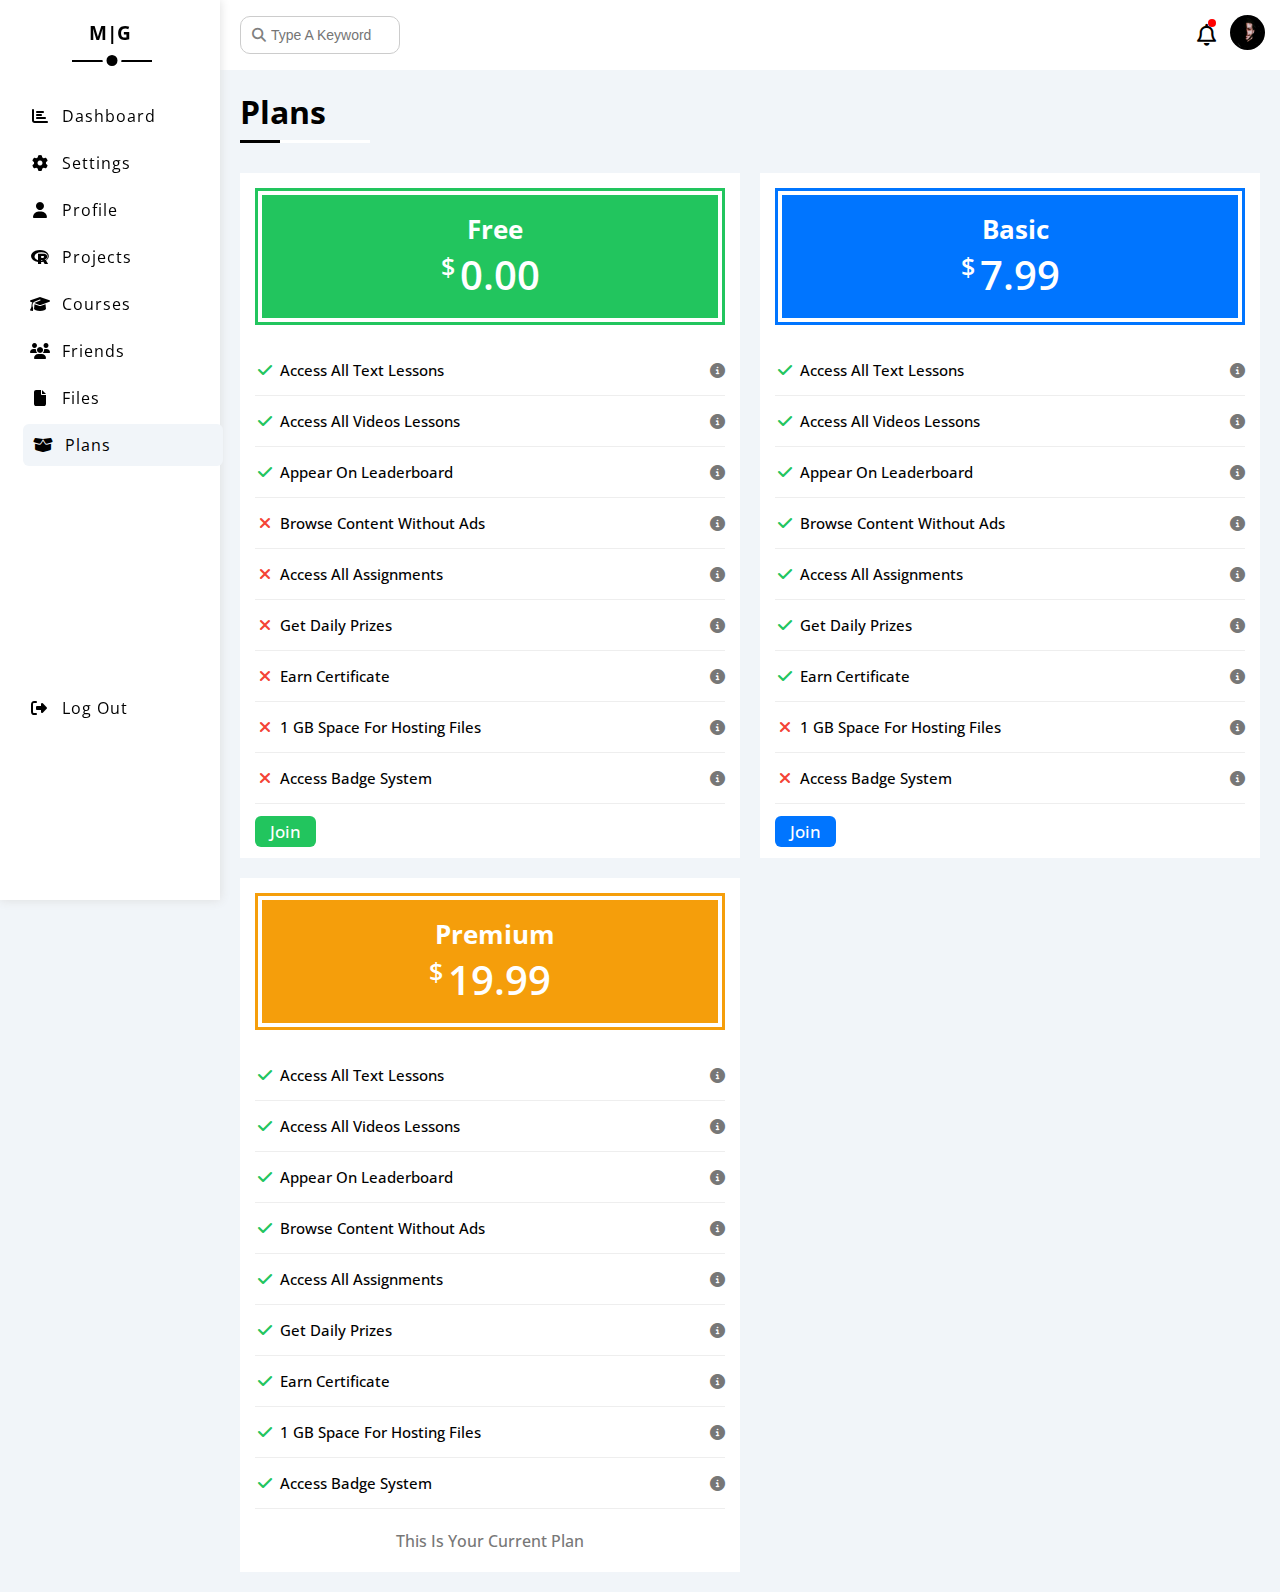
<file: plans.html>
<!DOCTYPE html>
<html lang="en">
<head>
    <meta charset="UTF-8">
    <meta http-equiv="X-UA-Compatible" content="IE=edge">
    <meta name="viewport" content="width=device-width, initial-scale=1.0">
    <title>Plans</title>
    <!-- Main Framework From CSS -->
    <link rel="stylesheet" href="css/framework.css">
    <!-- Main CSS file  -->
    <link rel="stylesheet" href="css/style.css">
    <!-- Font Awesome -->
    <link rel="stylesheet" href="css/all.min.css">
    <!-- Google Fonts -->
    <link rel="preconnect" href="https://fonts.googleapis.com">
    <link rel="preconnect" href="https://fonts.gstatic.com" crossorigin>
    <link href="https://fonts.googleapis.com/css2?family=Open+Sans:wght@300;400;500;600;800&display=swap"
        rel="stylesheet">
</head>
<body>
    <!-- Start Scroll To Top -->
    <span class="up bg-blue c-white p-10 rad-6 c-pointer trans-d-3 f-600">
        Up
    </span>
    <!-- End Scroll To Top -->
    <div class="page d-f">
        <div class="sidebar sidebar-n-fold bg-white p-20 p-rel bx-sh trans-d-3 bx-sh">
            <button id="angle" class="c-white p-abs txt-c align-c justify-c" aria-label="angle">
                <i class="fas fa-angle-right fa-fw"></i>
            </button>
            <h3 class="p-rel mt-0 txt-c">M|G</h3>
            <ul class="rel">
                <li>
                    <a class="d-f align-c p-10 fs-14 rad-6 trans-d-3" href="index.html" aria-label="Go To Home">
                        <i class="fa-solid fa-chart-bar fa-fw"></i>
                        <span>Dashboard</span>
                    </a>
                </li>
                <li>
                    <a class="d-f align-c p-10 fs-14 rad-6 trans-d-3" href="settings.html" aria-label="Go To Settings">
                        <i class="fa-solid fa-gear fa-fw"></i>
                        <span>Settings</span>
                    </a>
                </li>
                <li>
                    <a class="d-f align-c p-10 fs-14 rad-6 trans-d-3" href="profile.html" aria-label="Go To Profile">
                        <i class="fa-solid fa-user fa-fw"></i>
                        <span>Profile</span>
                    </a>
                </li>
                <li>
                    <a class="d-f align-c p-10 fs-14 rad-6 trans-d-3" href="projects.html" aria-label="Go To Projects">
                        <i class="fa-brands fa-r-project fa-fw"></i>
                        <span>Projects</span>
                    </a>
                </li>
                <li>
                    <a class="d-f align-c p-10 fs-14 rad-6 trans-d-3" href="courses.html" aria-label="Go To Courses">
                        <i class="fa-solid fa-graduation-cap fa-fw"></i>
                        <span>Courses</span>
                    </a>
                </li>
                <li>
                    <a class="d-f align-c p-10 fs-14 rad-6 trans-d-3" href="friends.html" aria-label="Go To Friends">
                        <i class="fa-solid fa-users fa-fw"></i>
                        <span>Friends</span>
                    </a>
                </li>
                <li>
                    <a class="d-f align-c p-10 fs-14 rad-6 trans-d-3" href="files.html" aria-label="Go To Files">
                        <i class="fa-solid fa-file fa-fw"></i>
                        <span>Files</span>
                    </a>
                </li>
                <li>
                    <a class="active d-f align-c p-10 fs-14 rad-6 trans-d-3" href="#" aria-label="Go To Plans">
                        <i class="fa-solid fa-box-open fa-fw"></i>
                        <span>Plans</span>
                    </a>
                </li>
            </ul>
            <ul class="log-out p-abs">
                <li>
                    <a class="d-f align-c p-10 fs-14 rad-6 trans-d-3" href="plans.html" aria-label="Go To Plans">
                        <i class="fa-solid fa-right-from-bracket fa-fw fs-16"></i>
                        <span>Log Out</span>
                    </a>
                </li>
            </ul>
            <div id="mode" class="mode p-abs">
                <div id="change" class="change light p-rel"></div>
            </div>
        </div>
        <div class="content">
            <div class="head bg-white d-f align-c p-15">
                <div class="p-rel">
                    <i class="fa-solid fa-magnifying-glass fa-fw"></i>
                    <input class="p-10 fs-14 trans-d-3" type="search" placeholder="Type A Keyword">
                </div>
                <div class="profile p-rel d-f align-c justify-c">
                    <i class="fa-regular fa-bell fa-fw"></i>
                    <a href="profile.html">
                        <img class="rad-50" src="pic/dash/av.jpg" alt="profile">
                    </a>
                </div>
            </div>
            <div class="plans-page p-20">
                <h1 class="main-title p-rel m-0">Plans</h1>
                <!-- Start Plans Boxes -->
                <div class="plans-boxes d-g g-20">
                    <!-- plan-1 -->
                    <div class="plan free bg-white p-15">
                        <div class="head p-rel c-white flex-center txt-c">
                            <p class="price m-0 fs-40 f-600 txt-c">
                                <span class="d-b fs-26 f-700">Free</span>
                                <sup>$</sup>0.00
                            </p>
                        </div>
                        <!-- Features -->
                        <ul class="features mt-20">
                            <!-- Feat-1 -->
                            <li class="av d-f align-c pt-15 pb-15">
                                <i class="fa-solid fa-check fa-fw c-green mr-5"></i>
                                <span class="fs-15 f-500 mr-20">Access All Text Lessons</span>
                                <i class="fa-solid fa-circle-info c-para fs-15 c-pointer"></i>
                            </li>
                            <!-- Feat-2 -->
                            <li class="av d-f align-c pt-15 pb-15">
                                <i class="fa-solid fa-check fa-fw c-green mr-5"></i>
                                <span class="fs-15 f-500 mr-20">Access All Videos Lessons</span>
                                <i class="fa-solid fa-circle-info c-para fs-15 c-pointer"></i>
                            </li>
                            <!-- Feat-3 -->
                            <li class="av d-f align-c pt-15 pb-15">
                                <i class="fa-solid fa-check fa-fw c-green mr-5"></i>
                                <span class="fs-15 f-500 mr-20">Appear On Leaderboard</span>
                                <i class="fa-solid fa-circle-info c-para fs-15 c-pointer"></i>
                            </li>
                            <!-- Feat-4 -->
                            <li class="un d-f align-c pt-15 pb-15">
                                <i class="fa-solid fa-xmark fa-fw c-red mr-5"></i>
                                <span class="fs-15 f-500 mr-20">Browse Content Without Ads</span>
                                <i class="fa-solid fa-circle-info c-para fs-15 c-pointer"></i>
                            </li>
                            <!-- Feat-5 -->
                            <li class="un d-f align-c pt-15 pb-15">
                                <i class="fa-solid fa-xmark fa-fw c-red mr-5"></i>
                                <span class="fs-15 f-500 mr-20">Access All Assignments</span>
                                <i class="fa-solid fa-circle-info c-para fs-15 c-pointer"></i>
                            </li>
                            <!-- Feat-6 -->
                            <li class="un d-f align-c pt-15 pb-15">
                                <i class="fa-solid fa-xmark fa-fw c-red mr-5"></i>
                                <span class="fs-15 f-500 mr-20">Get Daily Prizes</span>
                                <i class="fa-solid fa-circle-info c-para fs-15 c-pointer"></i>
                            </li>
                            <!-- Feat-7 -->
                            <li class="un d-f align-c pt-15 pb-15">
                                <i class="fa-solid fa-xmark fa-fw c-red mr-5"></i>
                                <span class="fs-15 f-500 mr-20">Earn Certificate</span>
                                <i class="fa-solid fa-circle-info c-para fs-15 c-pointer"></i>
                            </li>
                            <!-- Feat-8 -->
                            <li class="un d-f align-c pt-15 pb-15">
                                <i class="fa-solid fa-xmark fa-fw c-red mr-5"></i>
                                <span class="fs-15 f-500 mr-20">1 GB Space For Hosting Files</span>
                                <i class="fa-solid fa-circle-info c-para fs-15 c-pointer"></i>
                            </li>
                            <!-- Feat-9 -->
                            <li class="un d-f align-c pt-15 pb-15">
                                <i class="fa-solid fa-xmark fa-fw c-red mr-5"></i>
                                <span class="fs-15 f-500 mr-20">Access Badge System</span>
                                <i class="fa-solid fa-circle-info c-para fs-15 c-pointer"></i>
                            </li>
                        </ul>
                        <!-- BTN -->
                        <a href="#" class="btn-style bg-green c-white fs-17 f-500">Join</a>
                    </div>
                    <!-- plan-2 -->
                    <div class="plan basic bg-white p-15">
                        <div class="head p-rel c-white flex-center txt-c">
                            <p class="price m-0 fs-40 f-600 txt-c">
                                <span class="d-b fs-26 f-700">Basic</span>
                                <sup>$</sup>7.99
                            </p>
                        </div>
                        <!-- Features -->
                        <ul class="features mt-20">
                            <!-- Feat-1 -->
                            <li class="av d-f align-c pt-15 pb-15">
                                <i class="fa-solid fa-check fa-fw c-green mr-5"></i>
                                <span class="fs-15 f-500 mr-20">Access All Text Lessons</span>
                                <i class="fa-solid fa-circle-info c-para fs-15 c-pointer"></i>
                            </li>
                            <!-- Feat-2 -->
                            <li class="av d-f align-c pt-15 pb-15">
                                <i class="fa-solid fa-check fa-fw c-green mr-5"></i>
                                <span class="fs-15 f-500 mr-20">Access All Videos Lessons</span>
                                <i class="fa-solid fa-circle-info c-para fs-15 c-pointer"></i>
                            </li>
                            <!-- Feat-3 -->
                            <li class="av d-f align-c pt-15 pb-15">
                                <i class="fa-solid fa-check fa-fw c-green mr-5"></i>
                                <span class="fs-15 f-500 mr-20">Appear On Leaderboard</span>
                                <i class="fa-solid fa-circle-info c-para fs-15 c-pointer"></i>
                            </li>
                            <!-- Feat-4 -->
                            <li class="av d-f align-c pt-15 pb-15">
                                <i class="fa-solid fa-check fa-fw c-green mr-5"></i>
                                <span class="fs-15 f-500 mr-20">Browse Content Without Ads</span>
                                <i class="fa-solid fa-circle-info c-para fs-15 c-pointer"></i>
                            </li>
                            <!-- Feat-5 -->
                            <li class="av d-f align-c pt-15 pb-15">
                                <i class="fa-solid fa-check fa-fw c-green mr-5"></i>
                                <span class="fs-15 f-500 mr-20">Access All Assignments</span>
                                <i class="fa-solid fa-circle-info c-para fs-15 c-pointer"></i>
                            </li>
                            <!-- Feat-6 -->
                            <li class="av d-f align-c pt-15 pb-15">
                                <i class="fa-solid fa-check fa-fw c-green mr-5"></i>
                                <span class="fs-15 f-500 mr-20">Get Daily Prizes</span>
                                <i class="fa-solid fa-circle-info c-para fs-15 c-pointer"></i>
                            </li>
                            <!-- Feat-7 -->
                            <li class="av d-f align-c pt-15 pb-15">
                                <i class="fa-solid fa-check fa-fw c-green mr-5"></i>
                                <span class="fs-15 f-500 mr-20">Earn Certificate</span>
                                <i class="fa-solid fa-circle-info c-para fs-15 c-pointer"></i>
                            </li>
                            <!-- Feat-8 -->
                            <li class="un d-f align-c pt-15 pb-15">
                                <i class="fa-solid fa-xmark fa-fw c-red mr-5"></i>
                                <span class="fs-15 f-500 mr-20">1 GB Space For Hosting Files</span>
                                <i class="fa-solid fa-circle-info c-para fs-15 c-pointer"></i>
                            </li>
                            <!-- Feat-9 -->
                            <li class="un d-f align-c pt-15 pb-15">
                                <i class="fa-solid fa-xmark fa-fw c-red mr-5"></i>
                                <span class="fs-15 f-500 mr-20">Access Badge System</span>
                                <i class="fa-solid fa-circle-info c-para fs-15 c-pointer"></i>
                            </li>
                        </ul>
                        <!-- BTN -->
                        <a href="#" class="btn-style bg-blue c-white fs-17 f-500">Join</a>
                    </div>
                    <!-- plan-3 -->
                    <div class="plan premium bg-white p-15">
                        <div class="head p-rel c-white flex-center txt-c">
                            <p class="price m-0 fs-40 f-600 txt-c">
                                <span class="d-b fs-26 f-700">Premium</span>
                                <sup>$</sup>19.99
                            </p>
                        </div>
                        <!-- Features -->
                        <ul class="features mt-20">
                            <!-- Feat-1 -->
                            <li class="av d-f align-c pt-15 pb-15">
                                <i class="fa-solid fa-check fa-fw c-green mr-5"></i>
                                <span class="fs-15 f-500 mr-20">Access All Text Lessons</span>
                                <i class="fa-solid fa-circle-info c-para fs-15 c-pointer"></i>
                            </li>
                            <!-- Feat-2 -->
                            <li class="av d-f align-c pt-15 pb-15">
                                <i class="fa-solid fa-check fa-fw c-green mr-5"></i>
                                <span class="fs-15 f-500 mr-20">Access All Videos Lessons</span>
                                <i class="fa-solid fa-circle-info c-para fs-15 c-pointer"></i>
                            </li>
                            <!-- Feat-3 -->
                            <li class="av d-f align-c pt-15 pb-15">
                                <i class="fa-solid fa-check fa-fw c-green mr-5"></i>
                                <span class="fs-15 f-500 mr-20">Appear On Leaderboard</span>
                                <i class="fa-solid fa-circle-info c-para fs-15 c-pointer"></i>
                            </li>
                            <!-- Feat-4 -->
                            <li class="av d-f align-c pt-15 pb-15">
                                <i class="fa-solid fa-check fa-fw c-green mr-5"></i>
                                <span class="fs-15 f-500 mr-20">Browse Content Without Ads</span>
                                <i class="fa-solid fa-circle-info c-para fs-15 c-pointer"></i>
                            </li>
                            <!-- Feat-5 -->
                            <li class="av d-f align-c pt-15 pb-15">
                                <i class="fa-solid fa-check fa-fw c-green mr-5"></i>
                                <span class="fs-15 f-500 mr-20">Access All Assignments</span>
                                <i class="fa-solid fa-circle-info c-para fs-15 c-pointer"></i>
                            </li>
                            <!-- Feat-6 -->
                            <li class="av d-f align-c pt-15 pb-15">
                                <i class="fa-solid fa-check fa-fw c-green mr-5"></i>
                                <span class="fs-15 f-500 mr-20">Get Daily Prizes</span>
                                <i class="fa-solid fa-circle-info c-para fs-15 c-pointer"></i>
                            </li>
                            <!-- Feat-7 -->
                            <li class="av d-f align-c pt-15 pb-15">
                                <i class="fa-solid fa-check fa-fw c-green mr-5"></i>
                                <span class="fs-15 f-500 mr-20">Earn Certificate</span>
                                <i class="fa-solid fa-circle-info c-para fs-15 c-pointer"></i>
                            </li>
                            <!-- Feat-8 -->
                            <li class="av d-f align-c pt-15 pb-15">
                                <i class="fa-solid fa-check fa-fw c-green mr-5"></i>
                                <span class="fs-15 f-500 mr-20">1 GB Space For Hosting Files</span>
                                <i class="fa-solid fa-circle-info c-para fs-15 c-pointer"></i>
                            </li>
                            <!-- Feat-9 -->
                            <li class="av d-f align-c pt-15 pb-15">
                                <i class="fa-solid fa-check fa-fw c-green mr-5"></i>
                                <span class="fs-15 f-500 mr-20">Access Badge System</span>
                                <i class="fa-solid fa-circle-info c-para fs-15 c-pointer"></i>
                            </li>
                        </ul>
                        <!-- BTN -->
                        <p class="c-para m-0 pt-5 pb-5 txt-c f-500">This Is Your Current Plan</p>
                    </div>
                </div>
                <!-- End Plans Boxes -->
            </div>
        </div>
    </div>
    <!-- JS -->
    <script src="js/main.js"></script>
    <!-- JS -->
</body>
</html>
</file>
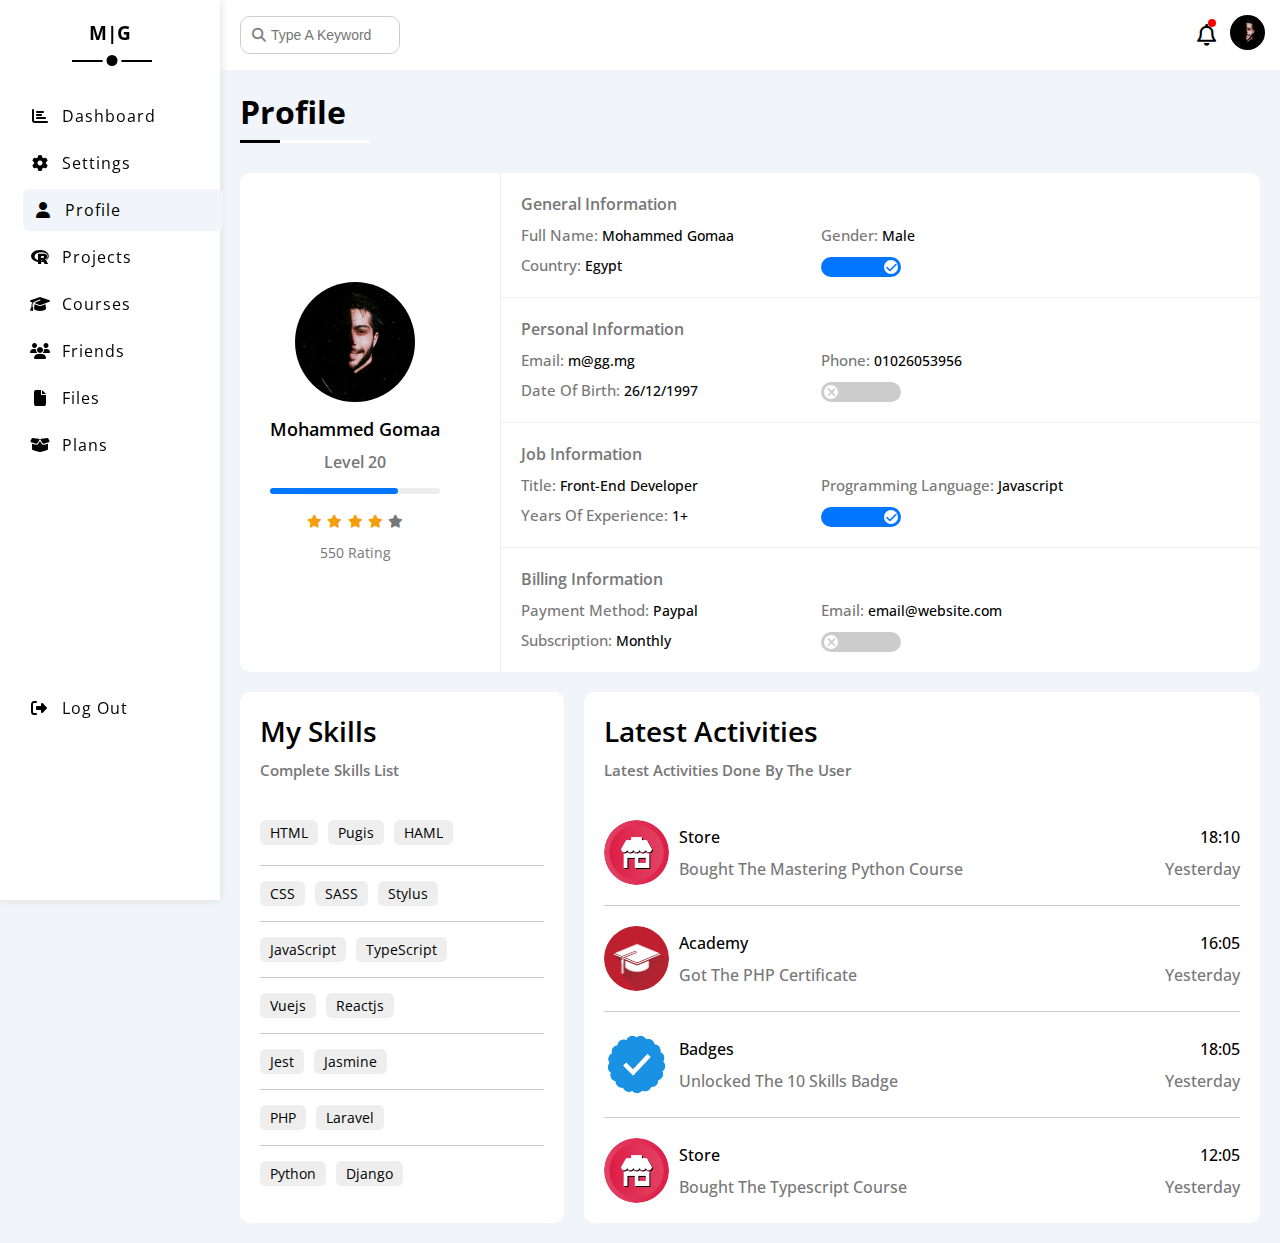
<file: profile.html>
<!DOCTYPE html>
<html lang="en">
<head>
    <meta charset="UTF-8">
    <meta http-equiv="X-UA-Compatible" content="IE=edge">
    <meta name="viewport" content="width=device-width, initial-scale=1.0">
    <title>Profile</title>
    <!-- Main Framework From CSS -->
    <link rel="stylesheet" href="css/framework.css">
    <!-- Main CSS file  -->
    <link rel="stylesheet" href="css/style.css">
    <!-- Font Awesome -->
    <link rel="stylesheet" href="css/all.min.css">
    <!-- Google Fonts -->
    <link rel="preconnect" href="https://fonts.googleapis.com">
    <link rel="preconnect" href="https://fonts.gstatic.com" crossorigin>
    <link href="https://fonts.googleapis.com/css2?family=Open+Sans:wght@300;400;500;600;800&display=swap"
        rel="stylesheet">
</head>
<body>
    <!-- Start Scroll To Top -->
    <span class="up bg-blue c-white p-10 rad-6 c-pointer trans-d-3 f-600">
        Up
    </span>
    <!-- End Scroll To Top -->
    <div class="page d-f">
        <div class="sidebar sidebar-n-fold bg-white p-20 p-rel bx-sh trans-d-3 bx-sh">
            <button id="angle" class="c-white p-abs txt-c align-c justify-c" aria-label="angle">
                <i class="fas fa-angle-right fa-fw"></i>
            </button>
            <h3 class="p-rel mt-0 txt-c">M|G</h3>
            <ul class="rel">
                <li>
                    <a class="d-f align-c p-10 fs-14 rad-6 trans-d-3" href="index.html" aria-label="Go To Home">
                        <i class="fa-solid fa-chart-bar fa-fw"></i>
                        <span>Dashboard</span>
                    </a>
                </li>
                <li>
                    <a class="d-f align-c p-10 fs-14 rad-6 trans-d-3" href="settings.html" aria-label="Go To Settings">
                        <i class="fa-solid fa-gear fa-fw"></i>
                        <span>Settings</span>
                    </a>
                </li>
                <li>
                    <a class="active d-f align-c p-10 fs-14 rad-6 trans-d-3" href="profile.html" aria-label="Go To Profile">
                        <i class="fa-solid fa-user fa-fw"></i>
                        <span>Profile</span>
                    </a>
                </li>
                <li>
                    <a class="d-f align-c p-10 fs-14 rad-6 trans-d-3" href="projects.html" aria-label="Go To Projects">
                        <i class="fa-brands fa-r-project fa-fw"></i>
                        <span>Projects</span>
                    </a>
                </li>
                <li>
                    <a class="d-f align-c p-10 fs-14 rad-6 trans-d-3" href="courses.html" aria-label="Go To Courses">
                        <i class="fa-solid fa-graduation-cap fa-fw"></i>
                        <span>Courses</span>
                    </a>
                </li>
                <li>
                    <a class="d-f align-c p-10 fs-14 rad-6 trans-d-3" href="friends.html" aria-label="Go To Friends">
                        <i class="fa-solid fa-users fa-fw"></i>
                        <span>Friends</span>
                    </a>
                </li>
                <li>
                    <a class="d-f align-c p-10 fs-14 rad-6 trans-d-3" href="files.html" aria-label="Go To Files">
                        <i class="fa-solid fa-file fa-fw"></i>
                        <span>Files</span>
                    </a>
                </li>
                <li>
                    <a class="d-f align-c p-10 fs-14 rad-6 trans-d-3" href="#" aria-label="Go To Plans">
                        <i class="fa-solid fa-box-open fa-fw"></i>
                        <span>Plans</span>
                    </a>
                </li>
            </ul>
            <ul class="log-out p-abs">
                <li>
                    <a class="d-f align-c p-10 fs-14 rad-6 trans-d-3" href="plans.html" aria-label="Go To Plans">
                        <i class="fa-solid fa-right-from-bracket fa-fw fs-16"></i>
                        <span>Log Out</span>
                    </a>
                </li>
            </ul>
            <div id="mode" class="mode p-abs">
                <div id="change" class="change light p-rel"></div>
            </div>
        </div>
        <div class="content">
            <div class="head bg-white d-f align-c p-15">
                <div class="p-rel">
                    <i class="fa-solid fa-magnifying-glass fa-fw"></i>
                    <input class="p-10 fs-14 trans-d-3" type="search" placeholder="Type A Keyword">
                </div>
                <div class="profile p-rel d-f align-c justify-c">
                    <i class="fa-regular fa-bell fa-fw"></i>
                    <a href="profile.html">
                        <img class="rad-50" src="pic/dash/av.jpg" alt="profile">
                    </a>
                </div>
            </div>
            <!-- Start Profile Page -->
            <div class="profile-page p-20">
                <h1 class="main-title p-rel m-0">Profile</h1>
                <!-- Start Profile Data -->
                <div class="profile-data d-f align-c g-20 rad-10 bg-white p-0 mb-20">
                    <!-- Start Profile -->
                    <div class="profile flex-center bg-white">
                        <div class="box txt-c">
                            <img class="img-profile" src="pic/dash/av.jpg" alt="pro">
                            <h4 class="f-600">Mohammed Gomaa</h4>
                            <p class="c-para f-600">Level 20</p>
                            <div class="line bg-eee rad-10 p-rel">
                                <span class="bg-blue p-abs rad-10" style="width: 75%"></span>
                            </div>
                            <div class="stars">
                                <i class="star fs-13 fa-solid fa-star c-yellow fa-fw"></i>
                                <i class="star fs-13 fa-solid fa-star c-yellow fa-fw"></i>
                                <i class="star fs-13 fa-solid fa-star c-yellow fa-fw"></i>
                                <i class="star fs-13 fa-solid fa-star c-yellow fa-fw"></i>
                                <i class="star fs-13 fa-solid fa-star c-para fa-fw"></i>
                            </div>
                            <span class="rating c-para fs-14">550 Rating</span>
                        </div>
                    </div>
                    <!-- End Profile -->
                    <!-- Start Data -->
                    <div class="data pr-10 pl-10">
                        <!-- General -->
                        <div class="box general">
                            <h4 class="title c-para f-600 m-0">General Information</h4>
                            <div class="informations d-f flex-wrap">
                                <p class="c-para f-500 fs-15 m-0">
                                    Full Name: 
                                    <span class="c-black fs-14">Mohammed Gomaa</span>
                                </p>
                                <p class="c-para f-500 fs-15 m-0">
                                    Gender: 
                                    <span class="c-black fs-14">Male</span>
                                </p>
                                <p class="c-para f-500 fs-15 m-0">
                                    Country: 
                                    <span class="c-black fs-14">Egypt</span>
                                </p>
                                <label>
                                    <input class="toggle-checkbox" type="checkbox" checked>
                                    <div class="toggle-switch"></div>
                                </label>
                            </div>
                        </div>
                        <!-- Personal -->
                        <div class="box personal">
                            <h4 class="title c-para f-600 m-0">Personal Information</h4>
                            <div class="informations d-f flex-wrap">
                                <p class="c-para f-500 fs-15 m-0">
                                    Email: 
                                    <span class="c-black fs-14">m@gg.mg</span>
                                </p>
                                <p class="c-para f-500 fs-15 m-0">
                                    Phone: 
                                    <span class="c-black fs-14">01026053956</span>
                                </p>
                                <p class="c-para f-500 fs-15 m-0">
                                    Date Of Birth: 
                                    <span class="c-black fs-14">26/12/1997</span>
                                </p>
                                <label>
                                    <input class="toggle-checkbox" type="checkbox">
                                    <div class="toggle-switch"></div>
                                </label>
                            </div>
                        </div>
                        <!-- Job -->
                        <div class="box job">
                            <h4 class="title c-para f-600 m-0">Job Information</h4>
                            <div class="informations d-f flex-wrap">
                                <p class="c-para f-500 fs-15 m-0">
                                    Title: 
                                    <span class="c-black fs-14">Front-End Developer</span>
                                </p>
                                <p class="c-para f-500 fs-15 m-0">
                                    Programming Language: 
                                    <span class="c-black fs-14">Javascript</span>
                                </p>
                                <p class="c-para f-500 fs-15 m-0">
                                    Years Of Experience: 
                                    <span class="c-black fs-14">1+</span>
                                </p>
                                <label>
                                    <input class="toggle-checkbox" type="checkbox" checked>
                                    <div class="toggle-switch"></div>
                                </label>
                            </div>
                        </div>
                        <!-- Billing -->
                        <div class="box billing">
                            <h4 class="title c-para f-600 m-0">Billing Information</h4>
                            <div class="informations d-f flex-wrap">
                                <p class="c-para f-500 fs-15 m-0">
                                    Payment Method: 
                                    <span class="c-black fs-14">Paypal</span>
                                </p>
                                <p class="c-para f-500 fs-15 m-0">
                                    Email: 
                                    <span class="c-black fs-14">email@website.com</span>
                                </p>
                                <p class="c-para f-500 fs-15 m-0">
                                    Subscription: 
                                    <span class="c-black fs-14">Monthly</span>
                                </p>
                                <label>
                                    <input class="toggle-checkbox" type="checkbox">
                                    <div class="toggle-switch"></div>
                                </label>
                            </div>
                        </div>
                    </div>
                    <!-- End Data -->
                </div>
                <!-- End Profile Data -->
                <!-- Start Skills and Activities -->
                <div class="skills-activities d-f g-20">
                    <!-- Start My Skills -->
                    <div class="my-skills rad-10 bg-white p-20">
                        <h3 class="title mt-0 mb-20 fs-28 f-600">
                            My Skills
                            <span class="c-para fs-15 d-b pt-10">Complete Skills List</span>
                        </h3>
                        <div class="skills pt-20 pb-20 d-f align-c flex-wrap g-10">
                            <p class="num-style m-0">HTML</p>
                            <p class="num-style m-0">Pugis</p>
                            <p class="num-style m-0">HAML</p>
                        </div>
                        <div class="skills pt-15 pb-15 d-f align-c flex-wrap g-10">
                            <p class="num-style m-0">CSS</p>
                            <p class="num-style m-0">SASS</p>
                            <p class="num-style m-0">Stylus</p>
                        </div>
                        <div class="skills pt-15 pb-15 d-f align-c flex-wrap g-10">
                            <p class="num-style m-0">JavaScript</p>
                            <p class="num-style m-0">TypeScript</p>
                        </div>
                        <div class="skills pt-15 pb-15 d-f align-c flex-wrap g-10">
                            <p class="num-style m-0">Vuejs</p>
                            <p class="num-style m-0">Reactjs</p>
                        </div>
                        <div class="skills pt-15 pb-15 d-f align-c flex-wrap g-10">
                            <p class="num-style m-0">Jest</p>
                            <p class="num-style m-0">Jasmine</p>
                        </div>
                        <div class="skills pt-15 pb-15 d-f align-c flex-wrap g-10">
                            <p class="num-style m-0">PHP</p>
                            <p class="num-style m-0">Laravel</p>
                        </div>
                        <div class="skills pt-15 d-f align-c flex-wrap g-10">
                            <p class="num-style m-0">Python</p>
                            <p class="num-style m-0">Django</p>
                        </div>
                    </div>
                    <!-- End My Skills -->
                    <!-- Start Latest Activities -->
                    <div class="latest-activities rad-10 bg-white p-20">
                        <h3 class="title mt-0 mb-20 fs-28 f-600">
                            Latest Activities
                            <span class="c-para fs-15 d-b pt-10">Latest Activities Done By The User</span>
                        </h3>
                        <!-- Box-1 -->
                        <div class="box flex-between g-20">
                            <div class="img-txt d-f align-c g-10">
                                <img src="pic/sett/activity-01.png" alt="store" class="img-profile">
                                <p class="m-0">
                                    Store
                                    <span class="c-para d-b mt-10">Bought The Mastering Python Course</span>
                                </p>
                            </div>
                            <p class="date m-0">
                                18:10
                                <span class="c-para d-b mt-10">Yesterday</span>
                            </p>                            
                        </div>
                        <!-- Box-2 -->
                        <div class="box flex-between g-20">
                            <div class="img-txt d-f align-c g-10">
                                <img src="pic/sett/activity-02.png" alt="store" class="img-profile">
                                <p class="m-0">
                                    Academy
                                    <span class="c-para d-b mt-10">Got The PHP Certificate</span>
                                </p>
                            </div>
                            <p class="date m-0">
                                16:05
                                <span class="c-para d-b mt-10">Yesterday</span>
                            </p>                            
                        </div>
                        <!-- Box-3 -->
                        <div class="box flex-between g-20">
                            <div class="img-txt d-f align-c g-10">
                                <img src="pic/sett/activity-03.png" alt="store" class="img-profile">
                                <p class="m-0">
                                    Badges
                                    <span class="c-para d-b mt-10">Unlocked The 10 Skills Badge</span>
                                </p>
                            </div>
                            <p class="date m-0">
                                18:05
                                <span class="c-para d-b mt-10">Yesterday</span>
                            </p>                            
                        </div>
                        <!-- Box-4 -->
                        <div class="box flex-between g-20">
                            <div class="img-txt d-f align-c g-10">
                                <img src="pic/sett/activity-01.png" alt="store" class="img-profile">
                                <p class="m-0">
                                    Store
                                    <span class="c-para d-b mt-10">Bought The Typescript Course</span>
                                </p>
                            </div>
                            <p class="date m-0">
                                12:05
                                <span class="c-para d-b mt-10">Yesterday</span>
                            </p>                            
                        </div>
                    </div>
                    <!-- End Latest Activities -->
                </div>
                <!-- End Skills and Activities -->
            </div>
            <!-- End Profile Page -->
        </div>
    </div>
    <!-- JS -->
    <script src="js/main.js"></script>
    <!-- JS -->
</body>
</html>
</file>
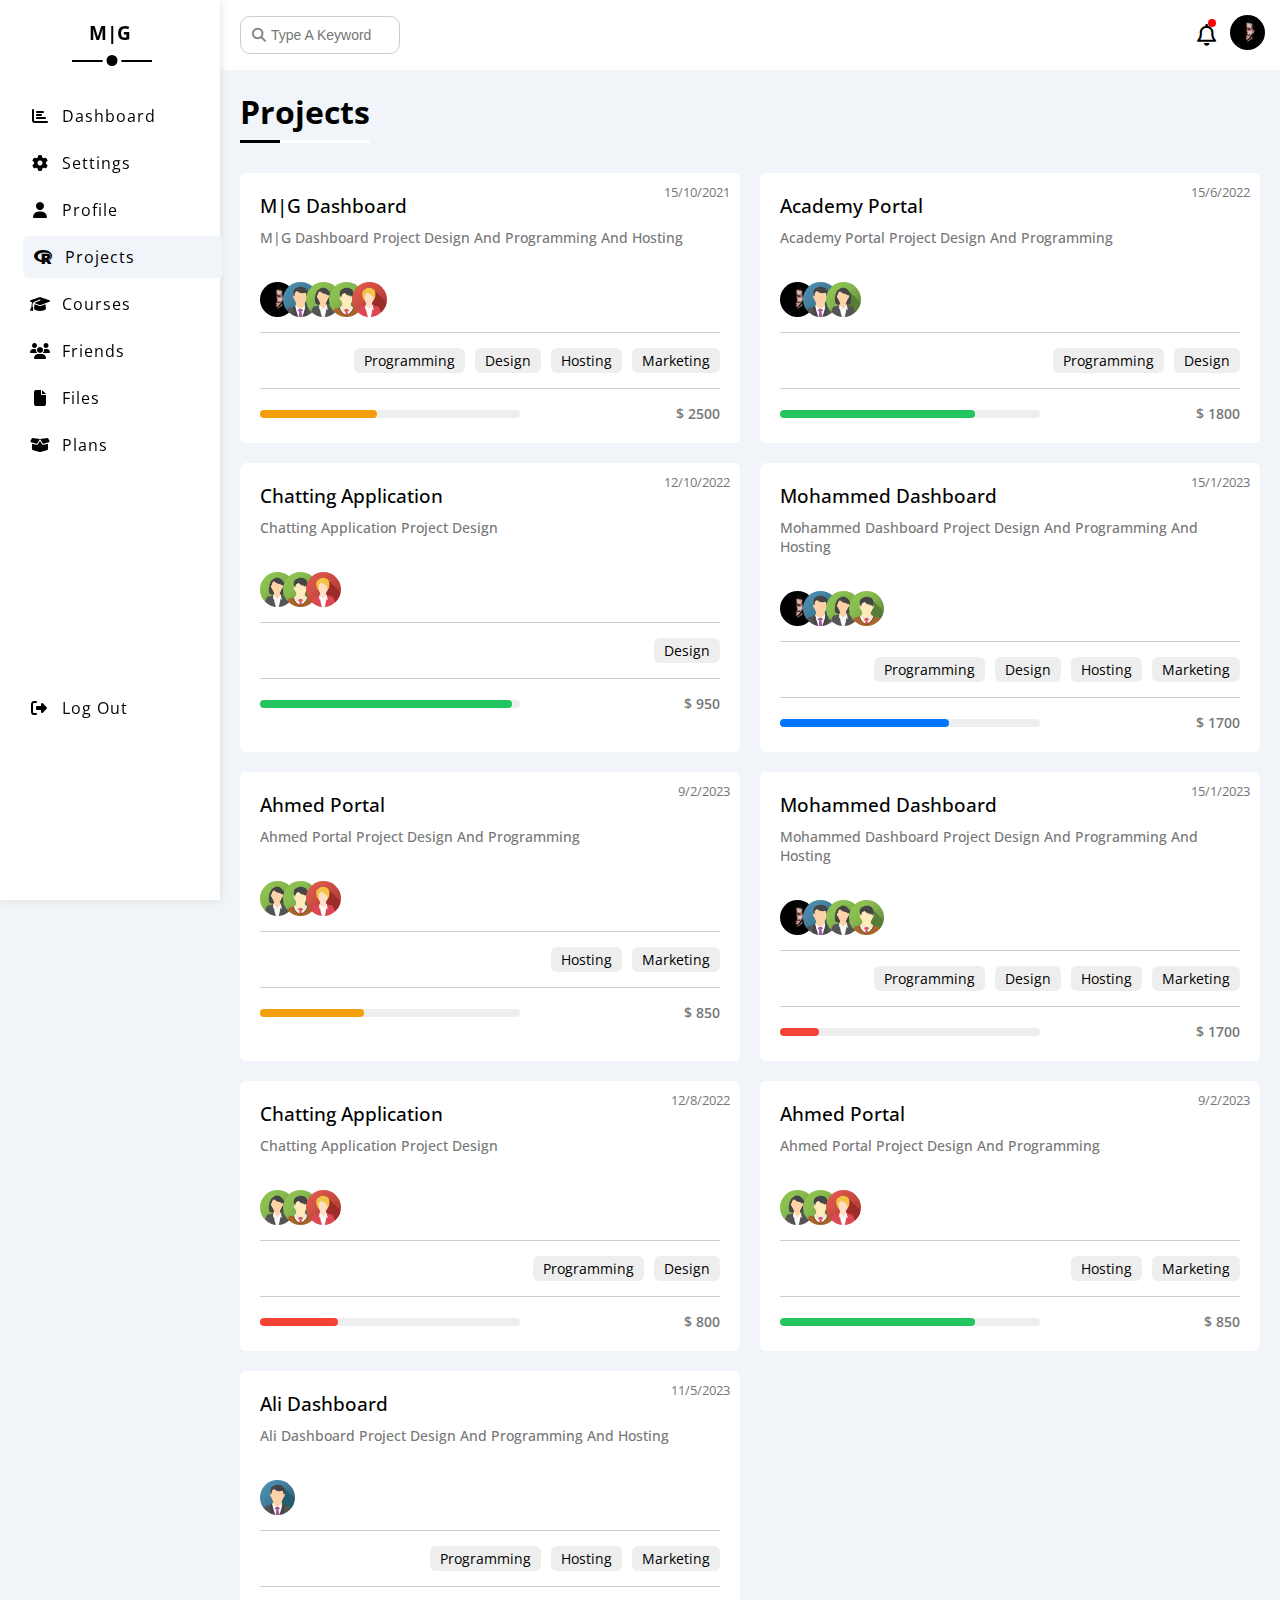
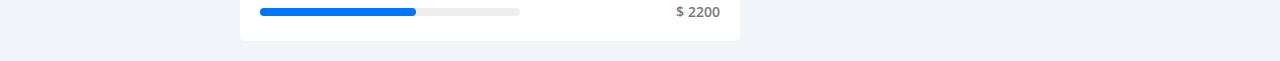
<file: projects.html>
<!DOCTYPE html>
<html lang="en">
<head>
    <meta charset="UTF-8">
    <meta http-equiv="X-UA-Compatible" content="IE=edge">
    <meta name="viewport" content="width=device-width, initial-scale=1.0">
    <title>Projects</title>
    <!-- Main Framework From CSS -->
    <link rel="stylesheet" href="css/framework.css">
    <!-- Main CSS file  -->
    <link rel="stylesheet" href="css/style.css">
    <!-- Font Awesome -->
    <link rel="stylesheet" href="css/all.min.css">
    <!-- Google Fonts -->
    <link rel="preconnect" href="https://fonts.googleapis.com">
    <link rel="preconnect" href="https://fonts.gstatic.com" crossorigin>
    <link href="https://fonts.googleapis.com/css2?family=Open+Sans:wght@300;400;500;600;800&display=swap"
        rel="stylesheet">
</head>
<body>
    <!-- Start Scroll To Top -->
    <span class="up bg-blue c-white p-10 rad-6 c-pointer trans-d-3 f-600">
        Up
    </span>
    <!-- End Scroll To Top -->
    <div class="page d-f">
        <div class="sidebar sidebar-n-fold bg-white p-20 p-rel bx-sh trans-d-3 bx-sh">
            <button id="angle" class="c-white p-abs txt-c align-c justify-c" aria-label="angle">
                <i class="fas fa-angle-right fa-fw"></i>
            </button>
            <h3 class="p-rel mt-0 txt-c">M|G</h3>
            <ul class="rel">
                <li>
                    <a class="d-f align-c p-10 fs-14 rad-6 trans-d-3" href="index.html" aria-label="Go To Home">
                        <i class="fa-solid fa-chart-bar fa-fw"></i>
                        <span>Dashboard</span>
                    </a>
                </li>
                <li>
                    <a class="d-f align-c p-10 fs-14 rad-6 trans-d-3" href="settings.html" aria-label="Go To Settings">
                        <i class="fa-solid fa-gear fa-fw"></i>
                        <span>Settings</span>
                    </a>
                </li>
                <li>
                    <a class="d-f align-c p-10 fs-14 rad-6 trans-d-3" href="profile.html" aria-label="Go To Profile">
                        <i class="fa-solid fa-user fa-fw"></i>
                        <span>Profile</span>
                    </a>
                </li>
                <li>
                    <a class="active d-f align-c p-10 fs-14 rad-6 trans-d-3" href="projects.html" aria-label="Go To Projects">
                        <i class="fa-brands fa-r-project fa-fw"></i>
                        <span>Projects</span>
                    </a>
                </li>
                <li>
                    <a class="d-f align-c p-10 fs-14 rad-6 trans-d-3" href="courses.html" aria-label="Go To Courses">
                        <i class="fa-solid fa-graduation-cap fa-fw"></i>
                        <span>Courses</span>
                    </a>
                </li>
                <li>
                    <a class="d-f align-c p-10 fs-14 rad-6 trans-d-3" href="friends.html" aria-label="Go To Friends">
                        <i class="fa-solid fa-users fa-fw"></i>
                        <span>Friends</span>
                    </a>
                </li>
                <li>
                    <a class="d-f align-c p-10 fs-14 rad-6 trans-d-3" href="files.html" aria-label="Go To Files">
                        <i class="fa-solid fa-file fa-fw"></i>
                        <span>Files</span>
                    </a>
                </li>
                <li>
                    <a class="d-f align-c p-10 fs-14 rad-6 trans-d-3" href="plans.html" aria-label="Go To Plans">
                        <i class="fa-solid fa-box-open fa-fw"></i>
                        <span>Plans</span>
                    </a>
                </li>
            </ul>
            <ul class="log-out p-abs">
                <li>
                    <a class="d-f align-c p-10 fs-14 rad-6 trans-d-3" href="#" aria-label="Go To Plans">
                        <i class="fa-solid fa-right-from-bracket fa-fw fs-16"></i>
                        <span>Log Out</span>
                    </a>
                </li>
            </ul>
            <div id="mode" class="mode p-abs">
                <div id="change" class="change light p-rel"></div>
            </div>
        </div>
        <div class="content">
            <div class="head bg-white d-f align-c p-15">
                <div class="p-rel">
                    <i class="fa-solid fa-magnifying-glass fa-fw"></i>
                    <input class="p-10 fs-14 trans-d-3" type="search" placeholder="Type A Keyword">
                </div>
                <div class="profile p-rel d-f align-c justify-c">
                    <i class="fa-regular fa-bell fa-fw"></i>
                    <a href="profile.html">
                        <img class="rad-50" src="pic/dash/av.jpg" alt="profile">
                    </a>
                </div>
            </div>
            <div class="projects-page p-20">
                <h1 class="main-title p-rel m-0">Projects</h1>
                <!-- Start Boxes -->
                <div class="projects-boxes d-g g-20">
                    <!-- BOX-1 M|G -->
                    <div class="project m|g rad-6 p-20 bg-white p-rel">
                        <span class="date p-abs c-para fs-13">15/10/2021</span>
                        <h3 class="title mt-0 mb-20 f-500">
                            M|G Dashboard
                            <span class="c-para fs-14 d-b pt-10">M|G Dashboard Project Design And Programming And Hosting</span>
                        </h3>
                        <div class="box imgs pt-15 pb-15 d-f align-c">
                            <img class="img-profile" src="pic/dash/av.jpg" alt="pro">
                            <img class="img-profile" src="pic/dash/team-01.png" alt="pro">
                            <img class="img-profile" src="pic/dash/team-02.png" alt="pro">
                            <img class="img-profile" src="pic/dash/team-03.png" alt="pro">
                            <img class="img-profile" src="pic/dash/team-05.png" alt="pro">
                        </div>
                        <div class="box skills pt-15 pb-15 d-f align-c flex-wrap g-10">
                            <span class="skill num-style">Programming</span>
                            <span class="skill num-style">Design</span>
                            <span class="skill num-style">Hosting</span>
                            <span class="skill num-style">Marketing</span>
                        </div>
                        <div class="box price pt-15 flex-between flex-wrap g-20">
                            <div class="line rad-10 bg-eee p-rel">
                                <span class="p-abs rad-10 bg-yellow " style="width: 45%"></span>
                            </div>
                            <p class="m-0 fs-14 f-600 c-para">$ 2500</p>
                        </div>
                    </div>
                    <!-- BOX-2 Academy -->
                    <div class="project m|g rad-6 p-20 bg-white p-rel">
                        <span class="date p-abs c-para fs-13">15/6/2022</span>
                        <h3 class="title mt-0 mb-20 f-500">
                            Academy Portal
                            <span class="c-para fs-14 d-b pt-10">Academy Portal Project Design And Programming</span>
                        </h3>
                        <div class="box imgs pt-15 pb-15 d-f align-c">
                            <img class="img-profile" src="pic/dash/av.jpg" alt="pro">
                            <img class="img-profile" src="pic/dash/team-01.png" alt="pro">
                            <img class="img-profile" src="pic/dash/team-02.png" alt="pro">
                        </div>
                        <div class="box skills pt-15 pb-15 d-f align-c flex-wrap g-10">
                            <span class="skill num-style">Programming</span>
                            <span class="skill num-style">Design</span>
                        </div>
                        <div class="box price pt-15 flex-between flex-wrap g-20">
                            <div class="line rad-10 bg-eee p-rel">
                                <span class="p-abs rad-10 bg-green " style="width: 75%"></span>
                            </div>
                            <p class="m-0 fs-14 f-600 c-para">$ 1800</p>
                        </div>
                    </div>
                    <!-- BOX-3 Chatting -->
                    <div class="project m|g rad-6 p-20 bg-white p-rel">
                        <span class="date p-abs c-para fs-13">12/10/2022</span>
                        <h3 class="title mt-0 mb-20 f-500">
                            Chatting Application
                            <span class="c-para fs-14 d-b pt-10">Chatting Application Project Design</span>
                        </h3>
                        <div class="box imgs pt-15 pb-15 d-f align-c">
                            <img class="img-profile" src="pic/dash/team-02.png" alt="pro">
                            <img class="img-profile" src="pic/dash/team-03.png" alt="pro">
                            <img class="img-profile" src="pic/dash/team-05.png" alt="pro">
                        </div>
                        <div class="box skills pt-15 pb-15 d-f align-c flex-wrap g-10">
                            <span class="skill num-style">Design</span>
                        </div>
                        <div class="box price pt-15 flex-between flex-wrap g-20">
                            <div class="line rad-10 bg-eee p-rel">
                                <span class="p-abs rad-10 bg-green " style="width: 97%"></span>
                            </div>
                            <p class="m-0 fs-14 f-600 c-para">$ 950</p>
                        </div>
                    </div>
                    <!-- BOX-4 Mohammed Dashboard -->
                    <div class="project m|g rad-6 p-20 bg-white p-rel">
                        <span class="date p-abs c-para fs-13">15/1/2023</span>
                        <h3 class="title mt-0 mb-20 f-500">
                            Mohammed Dashboard
                            <span class="c-para fs-14 d-b pt-10">Mohammed Dashboard Project Design And Programming And Hosting</span>
                        </h3>
                        <div class="box imgs pt-15 pb-15 d-f align-c">
                            <img class="img-profile" src="pic/dash/av.jpg" alt="pro">
                            <img class="img-profile" src="pic/dash/team-01.png" alt="pro">
                            <img class="img-profile" src="pic/dash/team-02.png" alt="pro">
                            <img class="img-profile" src="pic/dash/team-03.png" alt="pro">
                        </div>
                        <div class="box skills pt-15 pb-15 d-f align-c flex-wrap g-10">
                            <span class="skill num-style">Programming</span>
                            <span class="skill num-style">Design</span>
                            <span class="skill num-style">Hosting</span>
                            <span class="skill num-style">Marketing</span>
                        </div>
                        <div class="box price pt-15 flex-between flex-wrap g-20">
                            <div class="line rad-10 bg-eee p-rel">
                                <span class="p-abs rad-10 bg-blue " style="width: 65%"></span>
                            </div>
                            <p class="m-0 fs-14 f-600 c-para">$ 1700</p>
                        </div>
                    </div>
                    <!-- BOX-5 Ahmed Portal -->
                    <div class="project m|g rad-6 p-20 bg-white p-rel">
                        <span class="date p-abs c-para fs-13">9/2/2023</span>
                        <h3 class="title mt-0 mb-20 f-500">
                            Ahmed Portal
                            <span class="c-para fs-14 d-b pt-10">Ahmed Portal Project Design And Programming</span>
                        </h3>
                        <div class="box imgs pt-15 pb-15 d-f align-c">
                            <img class="img-profile" src="pic/dash/team-02.png" alt="pro">
                            <img class="img-profile" src="pic/dash/team-03.png" alt="pro">
                            <img class="img-profile" src="pic/dash/team-05.png" alt="pro">
                        </div>
                        <div class="box skills pt-15 pb-15 d-f align-c flex-wrap g-10">
                            <span class="skill num-style">Hosting</span>
                            <span class="skill num-style">Marketing</span>
                        </div>
                        <div class="box price pt-15 flex-between flex-wrap g-20">
                            <div class="line rad-10 bg-eee p-rel">
                                <span class="p-abs rad-10 bg-yellow " style="width: 40%"></span>
                            </div>
                            <p class="m-0 fs-14 f-600 c-para">$ 850</p>
                        </div>
                    </div>
                    <!-- BOX-6 Mohammed Dashboard -->
                    <div class="project m|g rad-6 p-20 bg-white p-rel">
                        <span class="date p-abs c-para fs-13">15/1/2023</span>
                        <h3 class="title mt-0 mb-20 f-500">
                            Mohammed Dashboard
                            <span class="c-para fs-14 d-b pt-10">Mohammed Dashboard Project Design And Programming And Hosting</span>
                        </h3>
                        <div class="box imgs pt-15 pb-15 d-f align-c">
                            <img class="img-profile" src="pic/dash/av.jpg" alt="pro">
                            <img class="img-profile" src="pic/dash/team-01.png" alt="pro">
                            <img class="img-profile" src="pic/dash/team-02.png" alt="pro">
                            <img class="img-profile" src="pic/dash/team-03.png" alt="pro">
                        </div>
                        <div class="box skills pt-15 pb-15 d-f align-c flex-wrap g-10">
                            <span class="skill num-style">Programming</span>
                            <span class="skill num-style">Design</span>
                            <span class="skill num-style">Hosting</span>
                            <span class="skill num-style">Marketing</span>
                        </div>
                        <div class="box price pt-15 flex-between flex-wrap g-20">
                            <div class="line rad-10 bg-eee p-rel">
                                <span class="p-abs rad-10 bg-red " style="width: 15%"></span>
                            </div>
                            <p class="m-0 fs-14 f-600 c-para">$ 1700</p>
                        </div>
                    </div>
                    <!-- BOX-7 Chatting -->
                    <div class="project m|g rad-6 p-20 bg-white p-rel">
                        <span class="date p-abs c-para fs-13">12/8/2022</span>
                        <h3 class="title mt-0 mb-20 f-500">
                            Chatting Application
                            <span class="c-para fs-14 d-b pt-10">Chatting Application Project Design</span>
                        </h3>
                        <div class="box imgs pt-15 pb-15 d-f align-c">
                            <img class="img-profile" src="pic/dash/team-02.png" alt="pro">
                            <img class="img-profile" src="pic/dash/team-03.png" alt="pro">
                            <img class="img-profile" src="pic/dash/team-05.png" alt="pro">
                        </div>
                        <div class="box skills pt-15 pb-15 d-f align-c flex-wrap g-10">
                            <span class="skill num-style">Programming</span>
                            <span class="skill num-style">Design</span>
                        </div>
                        <div class="box price pt-15 flex-between flex-wrap g-20">
                            <div class="line rad-10 bg-eee p-rel">
                                <span class="p-abs rad-10 bg-red " style="width: 30%"></span>
                            </div>
                            <p class="m-0 fs-14 f-600 c-para">$ 800</p>
                        </div>
                    </div>
                    <!-- BOX-8 Ahmed Portal -->
                    <div class="project m|g rad-6 p-20 bg-white p-rel">
                        <span class="date p-abs c-para fs-13">9/2/2023</span>
                        <h3 class="title mt-0 mb-20 f-500">
                            Ahmed Portal
                            <span class="c-para fs-14 d-b pt-10">Ahmed Portal Project Design And Programming</span>
                        </h3>
                        <div class="box imgs pt-15 pb-15 d-f align-c">
                            <img class="img-profile" src="pic/dash/team-02.png" alt="pro">
                            <img class="img-profile" src="pic/dash/team-03.png" alt="pro">
                            <img class="img-profile" src="pic/dash/team-05.png" alt="pro">
                        </div>
                        <div class="box skills pt-15 pb-15 d-f align-c flex-wrap g-10">
                            <span class="skill num-style">Hosting</span>
                            <span class="skill num-style">Marketing</span>
                        </div>
                        <div class="box price pt-15 flex-between flex-wrap g-20">
                            <div class="line rad-10 bg-eee p-rel">
                                <span class="p-abs rad-10 bg-green " style="width: 75%"></span>
                            </div>
                            <p class="m-0 fs-14 f-600 c-para">$ 850</p>
                        </div>
                    </div>                
                    <!-- BOX-9 Ali -->
                    <div class="project m|g rad-6 p-20 bg-white p-rel">
                        <span class="date p-abs c-para fs-13">11/5/2023</span>
                        <h3 class="title mt-0 mb-20 f-500">
                            Ali Dashboard
                            <span class="c-para fs-14 d-b pt-10">Ali Dashboard Project Design And Programming And Hosting</span>
                        </h3>
                        <div class="box imgs pt-15 pb-15 d-f align-c">
                            <img class="img-profile" src="pic/dash/team-01.png" alt="pro">
                        </div>
                        <div class="box skills pt-15 pb-15 d-f align-c flex-wrap g-10">
                            <span class="skill num-style">Programming</span>
                            <span class="skill num-style">Hosting</span>
                            <span class="skill num-style">Marketing</span>
                        </div>
                        <div class="box price pt-15 flex-between flex-wrap g-20">
                            <div class="line rad-10 bg-eee p-rel">
                                <span class="p-abs rad-10 bg-blue " style="width: 60%"></span>
                            </div>
                            <p class="m-0 fs-14 f-600 c-para">$ 2200</p>
                        </div>
                    </div>
                </div>
                <!-- End Boxes -->
            </div>
        </div>
    </div>
    <!-- JS -->
    <script src="js/main.js"></script>
    <!-- JS -->
</body>
</html>
</file>
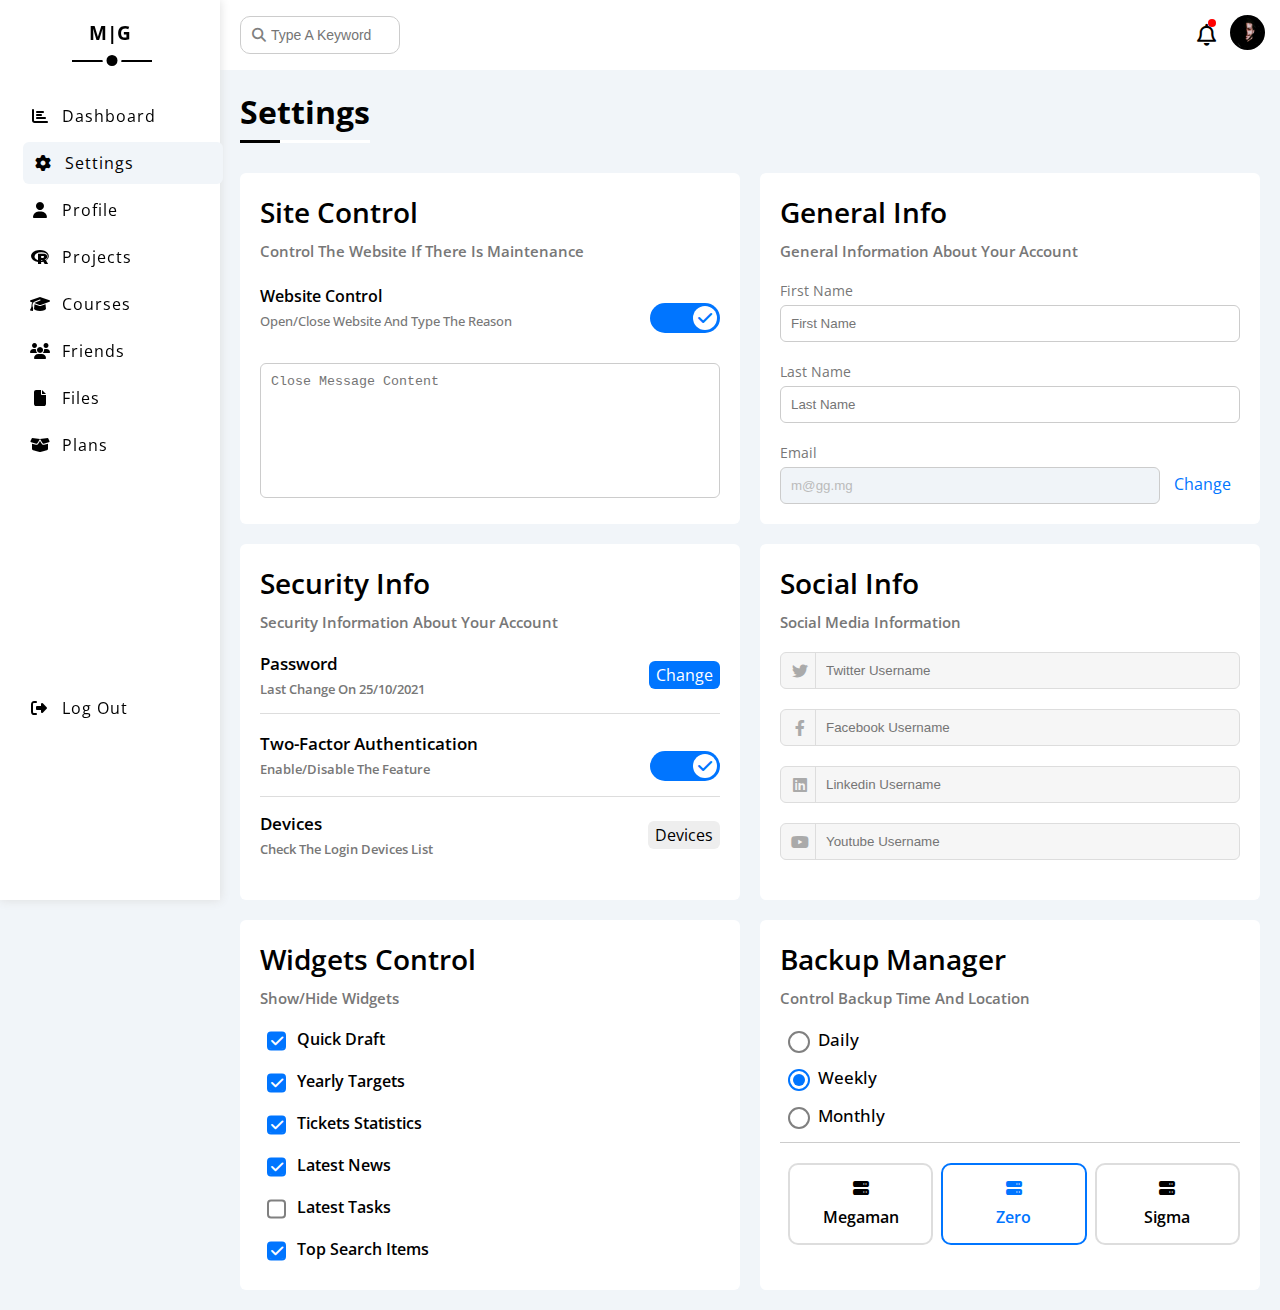
<file: settings.html>
<!DOCTYPE html>
<html lang="en">
<head>
    <meta charset="UTF-8">
    <meta http-equiv="X-UA-Compatible" content="IE=edge">
    <meta name="viewport" content="width=device-width, initial-scale=1.0">
    <title>Settings</title>
    <!-- Main Framework From CSS -->
    <link rel="stylesheet" href="css/framework.css">
    <!-- Main CSS file  -->
    <link rel="stylesheet" href="css/style.css">
    <!-- Font Awesome -->
    <link rel="stylesheet" href="css/all.min.css">
    <!-- Google Fonts -->
    <link rel="preconnect" href="https://fonts.googleapis.com">
    <link rel="preconnect" href="https://fonts.gstatic.com" crossorigin>
    <link href="https://fonts.googleapis.com/css2?family=Open+Sans:wght@300;400;500;600;800&display=swap"
        rel="stylesheet">
</head>
<body>
    <!-- Start Scroll To Top -->
    <span class="up bg-blue c-white p-10 rad-6 c-pointer trans-d-3 f-600">
        Up
    </span>
    <!-- End Scroll To Top -->
    <div class="page d-f">
        <div class="sidebar sidebar-n-fold bg-white p-20 p-rel bx-sh trans-d-3 bx-sh">
            <button id="angle" class="c-white p-abs txt-c align-c justify-c" aria-label="angle">
                <i class="fas fa-angle-right fa-fw"></i>
            </button>
            <h3 class="p-rel mt-0 txt-c">M|G</h3>
            <ul class="rel">
                <li>
                    <a class="d-f align-c p-10 fs-14 rad-6 trans-d-3" href="index.html" aria-label="Go To Home">
                        <i class="fa-solid fa-chart-bar fa-fw"></i>
                        <span>Dashboard</span>
                    </a>
                </li>
                <li>
                    <a class="active d-f align-c p-10 fs-14 rad-6 trans-d-3" href="settings.html" aria-label="Go To Settings">
                        <i class="fa-solid fa-gear fa-fw"></i>
                        <span>Settings</span>
                    </a>
                </li>
                <li>
                    <a class="d-f align-c p-10 fs-14 rad-6 trans-d-3" href="profile.html" aria-label="Go To Profile">
                        <i class="fa-solid fa-user fa-fw"></i>
                        <span>Profile</span>
                    </a>
                </li>
                <li>
                    <a class="d-f align-c p-10 fs-14 rad-6 trans-d-3" href="projects.html" aria-label="Go To Projects">
                        <i class="fa-brands fa-r-project fa-fw"></i>
                        <span>Projects</span>
                    </a>
                </li>
                <li>
                    <a class="d-f align-c p-10 fs-14 rad-6 trans-d-3" href="courses.html" aria-label="Go To Courses">
                        <i class="fa-solid fa-graduation-cap fa-fw"></i>
                        <span>Courses</span>
                    </a>
                </li>
                <li>
                    <a class="d-f align-c p-10 fs-14 rad-6 trans-d-3" href="friends.html" aria-label="Go To Friends">
                        <i class="fa-solid fa-users fa-fw"></i>
                        <span>Friends</span>
                    </a>
                </li>
                <li>
                    <a class="d-f align-c p-10 fs-14 rad-6 trans-d-3" href="files.html" aria-label="Go To Files">
                        <i class="fa-solid fa-file fa-fw"></i>
                        <span>Files</span>
                    </a>
                </li>
                <li>
                    <a class="d-f align-c p-10 fs-14 rad-6 trans-d-3" href="plans.html" aria-label="Go To Plans">
                        <i class="fa-solid fa-box-open fa-fw"></i>
                        <span>Plans</span>
                    </a>
                </li>
            </ul>
            <ul class="log-out p-abs">
                <li>
                    <a class="d-f align-c p-10 fs-14 rad-6 trans-d-3" href="#" aria-label="Go To Plans">
                        <i class="fa-solid fa-right-from-bracket fa-fw fs-16"></i>
                        <span>Log Out</span>
                    </a>
                </li>
            </ul>
            <div id="mode" class="mode p-abs">
                <div id="change" class="change light p-rel"></div>
            </div>
        </div>
        <div class="content">
            <div class="head bg-white d-f align-c p-15">
                <div class="p-rel">
                    <i class="fa-solid fa-magnifying-glass fa-fw"></i>
                    <input class="p-10 fs-14 trans-d-3" type="search" placeholder="Type A Keyword">
                </div>
                <div class="profile p-rel d-f align-c justify-c">
                    <i class="fa-regular fa-bell fa-fw"></i>
                    <a href="profile.html">
                        <img class="rad-50" src="pic/dash/av.jpg" alt="profile">
                    </a>
                </div>
            </div>
            <div class="settings-page p-20">
                <h1 class="main-title p-rel m-0">Settings</h1>
                <div class="settings-boxes d-g g-20">
                    <!-- Start Site Control -->
                    <div class="site-control p-20 bg-white rad-6">
                        <h3 class="title mt-0 mb-20 fs-28 f-600">
                            Site Control
                            <span class="c-para fs-15 d-b pt-10">Control The Website If There Is Maintenance</span>
                        </h3>
                        <div class="control">
                            <div class="toggle mb-20 pb-10 flex-between g-10">
                                <h4 class="f-600 m-0">
                                    Website Control
                                    <span class="fs-13 c-para d-b f-500 pt-5">Open/Close Website And Type The Reason</span>
                                </h4>
                                <label>
                                    <input class="toggle-checkbox" type="checkbox" checked>
                                    <div class="toggle-switch"></div>
                                </label>
                            </div>
                            <textarea class="p-10
                            rad-6" placeholder="Close Message Content"></textarea>
                        </div>
                    </div>
                    <!-- End Site Control -->
                    <!-- Start General Info -->
                    <div class="general-info p-20 bg-white rad-6">
                        <h3 class="title mt-0 mb-20 fs-28 f-600">
                            General Info
                            <span class="c-para fs-15 d-b pt-10">General Information About Your Account</span>
                        </h3>
                        <form>
                            <div class="mb-20">
                                <label class="c-para fs-14 d-b mb-5" for="first">First Name</label>
                                <input type="text" placeholder="First Name" id="first" class="rad-6 p-10 w-100">
                            </div>
                            <div class="mb-20">
                                <label class="c-para fs-14 d-b mb-5" for="last">Last Name</label>
                                <input type="text" placeholder="Last Name" id="last" class="rad-6 p-10 w-100">
                            </div>
                            <div>
                                <label class="c-para fs-14 d-b mb-5" for="email">Email</label>
                                <input type="email" value="m@gg.mg" id="email" class="rad-6 p-10" disabled>
                                <a class="c-blue" href="#">Change</a>
                            </div>
                        </form>
                    </div>
                    <!-- End General Info -->
                    <!-- Start Security Info -->
                    <div class="security-info p-20 bg-white rad-6">
                        <h3 class="title mt-0 mb-20 fs-28 f-600">
                            Security Info
                            <span class="c-para fs-15 d-b pt-10">Security Information About Your Account</span>
                        </h3>
                        <div class="info">
                            <!-- Box 1 -->
                            <div class="box pb-10 flex-between g-10">
                                <h4 class="f-600 fs-17">
                                    Password
                                    <span class="d-b fs-13 f-600 c-para pt-5">Last Change On 25/10/2021</span>
                                </h4>
                                <a class="btn-style bg-blue c-white" href="#">Change</a>
                            </div>
                            <!-- Box 2 -->
                            <div class="box pb-10 flex-between g-10">
                                <h4 class="f-600 fs-17">
                                    Two-Factor Authentication
                                    <span class="d-b fs-13 f-600 c-para pt-5">Enable/Disable The Feature</span>
                                </h4>
                                <label>
                                    <input class="toggle-checkbox" type="checkbox" checked>
                                    <div class="toggle-switch"></div>
                                </label>
                            </div>
                            <!-- Box 3 -->
                            <div class="box flex-between g-10">
                                <h4 class="f-600 fs-17">
                                    Devices
                                    <span class="d-b fs-13 f-600 c-para pt-5">Check The Login Devices List</span>
                                </h4>
                                <a class="btn-style bg-eee c-black fs-16" href="#">Devices</a>
                            </div>
                        </div>
                    </div>
                    <!-- End Security Info -->
                    <!-- Start Social Info -->
                    <div class="social-info p-20 bg-white rad-6">
                        <h3 class="title mt-0 mb-20 fs-28 f-600">
                            Social Info
                            <span class="c-para fs-15 d-b pt-10">Social Media Information</span>
                        </h3>
                        <form>
                            <div class="mb-20 w-100 p-rel">
                                <input class="w-100 p-10 bg-eee rad-6" type="text" placeholder="Twitter Username">
                                <i class="twit fa-brands fa-twitter fa-fw p-abs"></i>
                            </div>
                            <div class="mb-20 w-100 p-rel">
                                <input class="w-100 p-10 bg-eee rad-6" type="text" placeholder="Facebook Username">
                                <i class="face fa-brands fa-facebook-f fa-fw p-abs"></i>
                            </div>
                            <div class="mb-20 w-100 p-rel">
                                <input class="w-100 p-10 bg-eee rad-6" type="text" placeholder="Linkedin Username">
                                <i class="link fa-brands fa-linkedin fa-fw p-abs"></i>
                            </div>
                            <div class="mb-20 w-100 p-rel">
                                <input class="w-100 p-10 bg-eee rad-6" type="text" placeholder="Youtube Username">
                                <i class="yout fa-brands fa-youtube fa-fw p-abs"></i>
                            </div>
                        </form>
                    </div>
                    <!-- End Social Info -->
                    <!-- Start Widgets Control -->
                    <div class="widgets-control p-20 bg-white rad-6">
                        <h3 class="title mt-0 mb-20 fs-28 f-600">
                            Widgets Control
                            <span class="c-para fs-15 d-b pt-10">Show/Hide Widgets</span>
                        </h3>
                        <div class="checkbox">
                            <div class="check d-f align-c mb-10">
                                <input type="checkbox" id="one" checked>
                                <label class="d-b mb-10 p-rel f-600 c-pointer" for="one">Quick Draft</label>
                            </div>
                            <div class="check d-f align-c mb-10">
                                <input type="checkbox" id="two" checked>
                                <label class="d-b mb-10 p-rel f-600 c-pointer" for="two">Yearly Targets</label>
                            </div>
                            <div class="check d-f align-c mb-10">
                                <input type="checkbox" id="three" checked>
                                <label class="d-b mb-10 p-rel f-600 c-pointer" for="three">Tickets Statistics</label>
                            </div>
                            <div class="check d-f align-c mb-10">
                                <input type="checkbox" id="fore" checked>
                                <label class="d-b mb-10 p-rel f-600 c-pointer" for="fore">Latest News</label>
                            </div>
                            <div class="check d-f align-c mb-10">
                                <input type="checkbox" id="five">
                                <label class="d-b mb-10 p-rel f-600 c-pointer" for="five">Latest Tasks</label>
                            </div>
                            <div class="check d-f align-c">
                                <input type="checkbox" id="six" checked>
                                <label class="d-b mb-10 p-rel f-600 c-pointer" for="six">Top Search Items</label>
                            </div>
                        </div>
                    </div>
                    <!-- End Widgets Control -->
                    <!-- Start Backup Manager -->
                    <div class="backup-manager p-20 bg-white rad-6">
                        <h3 class="title mt-0 mb-20 fs-28 f-600">
                            Backup Manager
                            <span class="c-para fs-15 d-b pt-10">Control Backup Time And Location</span>
                        </h3>
                        <div class="date mb-20 bb-ccc">
                            <div class="d-f mb-10">
                                <input type="radio" name="time" id="daily">
                                <label class="p-rel" for="daily">Daily</label>
                            </div>
                            <div class="d-f mb-10">
                                <input type="radio" name="time" id="weekly" checked>
                                <label class="p-rel" for="weekly">Weekly</label>
                            </div>
                            <div class="d-f mb-10">
                                <input type="radio" name="time" id="monthly">
                                <label class="p-rel" for="monthly">Monthly</label>
                            </div>
                        </div>
                        <div class="servers d-f align-c txt-c">
                            <!-- Server-1 -->
                            <input type="radio" name="server" id="mega">
                            <div class="server rad-10">
                                <label for="mega">
                                    <i class="fa-solid fa-server d-b mb-10"></i>
                                    Megaman
                                </label>
                            </div>
                            <!-- Server-2 -->
                            <input type="radio" name="server" id="zero" checked>
                            <div class="server rad-10">
                                <label for="zero">
                                    <i class="fa-solid fa-server d-b mb-10"></i>
                                    Zero
                                </label>
                            </div>
                            <!-- Server-3 -->
                            <input type="radio" name="server" id="sigma">
                            <div class="server rad-10">
                                <label for="sigma">
                                    <i class="fa-solid fa-server d-b mb-10"></i>
                                    Sigma
                                </label>
                            </div>
                        </div>
                    </div>
                    <!-- End Backup Manager -->
                </div>
            </div>
        </div>
    </div>
    <!-- JS -->
    <script src="js/main.js"></script>
    <!-- JS -->
</body>
</html>
</file>
<file: css/framework.css>
/* Start Roles */
:root {
    --main-color: #0075FF;
    --hover-colo: #005eca;
    --second-color: #F59E0B;
    --third-color: #22C55E;
    --forth-color: #F44336;
    --p-color: #777;
    --fa-style-family-classic: "Font Awesome 6 Free";
}
/* End Roles */
/* Start Box */
@media (max-width: 767px) {
    .hidden-mobile {
        display: none;
    }
}
.d-n {
    display: none;
}
.d-f {
    display: flex;
}
.d-g {
    display: grid;
}
.d-b {
    display: block;
}
.flex-wrap {
    flex-wrap: wrap;
}
.align-c {
    align-items: center;
}
.justify-c {
    justify-content: center;
}
.flex-1 {
    flex: 1;
}
/* End Box */
/* Start Position */
.p-rel {
    position: relative;
}
.p-abs {
    position: absolute;
}
/* End Position */
/* Start Width And Height */
.h-100ch {
    height: 100vh;
}
.w-100 {
    width: 100%;
}
.w-fit {
    width: fit-content;
}
/* End Width And Height */
/* Start Padding + Margin + border */
.p-0 {
    padding: 0px;
}
.p-10 {
    padding: 10px;
}
.p-15 {
    padding: 15px;
}
.p-20 {
    padding: 20px;
}
.pt-5 {
    padding-top: 5px;
}
.pt-10 {
    padding-top: 10px;
}
.pt-15 {
    padding-top: 15px;
}
.pt-20 {
    padding-top: 20px;
}
.pt-30 {
    padding-top: 30px;
}
.pr-10 {
    padding-right: 10px;
}
.pb-5 {
    padding-bottom: 5px;
}
.pb-10 {
    padding-bottom: 10px;
}
.pb-15 {
    padding-bottom: 15px;
}
.pb-20 {
    padding-bottom: 20px;
}
.pb-30 {
    padding-bottom: 30px;
}
.pl-10 {
    padding-left: 10px;
}
.m-0 {
    margin: 0;
}
.m-20 {
    margin: 20px;
}
.mt-0 {
    margin-top: 0;
}
.mt-10 {
    margin-top: 10px;
}
.mt-20 {
    margin-top: 20px;
}
.mr-5 {
    margin-right: 5px;
}
.mr-10 {
    margin-right: 10px;
}
.mr-20 {
    margin-right: 20px;
}
.mb-0 {
    margin-bottom: 0px;
}
.mb-5 {
    margin-bottom: 5px;
}
.mb-10 {
    margin-bottom: 10px;
}
.mb-15 {
    margin-bottom: 15px;
}
.mb-20 {
    margin-bottom: 20px;
}
.ml-10 {
    margin-left: 10px;
}
.b-0 {
    border: 0;
}
.g-10 {
    gap: 10px;
}
.g-20 {
    gap: 20px;
}
.rad-6 {
    border-radius: 6px;
}
.rad-10 {
    border-radius: 10px;
}
.rad-50 {
    border-radius: 50%;
}
.bx-sh {
    box-shadow: 0 0 10px #ddd;
}
.bb-eee {
    border-bottom: 1px solid #eee;
}
.bb-ccc {
    border-bottom: 1px solid #ccc;
}
/* End Padding + Margin */
/* Start Font */
.fs-13 {
    font-size: 13px;
}
.fs-14 {
    font-size: 14px;
}
.fs-15 {
    font-size: 15px;
}
.fs-16 {
    font-size: 16px;
}
.fs-17 {
    font-size: 17px;
}
.fs-18 {
    font-size: 18px;
}
.fs-19 {
    font-size: 19px;
}
.fs-20 {
    font-size: 20px;
}
.fs-22 {
    font-size: 22px;
}
.fs-24 {
    font-size: 24px;
}
.fs-26 {
    font-size: 26px;
}
.fs-28 {
    font-size: 28px;
}
.fs-30 {
    font-size: 30px;
}
.fs-36 {
    font-size: 36px;
}
.fs-40 {
    font-size: 40px;
}
.txt-c {
    text-align: center;
}
.f-500 {
    font-weight: 500;
}
.f-600 {
    font-weight: 600;
}
.f-700 {
    font-weight: 700;
}
.f-b {
    font-weight: bold;
}
@media(max-width: 767px) {
    .txt-c-mobile {
        text-align: center;
    }
}
.line-h {
    line-height: 1.7;
}
/* End Font */
/* Start Color + BackGround-Color */
.c-white {
    color: white;
}
.c-black {
    color: black;
}
.c-blue {
    color: var(--main-color);
}
.c-yellow {
    color: var(--second-color);
}
.c-green {
    color: var(--third-color);
}
.c-red {
    color: var(--forth-color);
}
.c-para {
    color: var(--p-color);
}
.bg-white {
    background-color: white;
}
.bg-dark {
    background-color: #000000;
}
.bg-eee {
    background-color: #eee;
}
.bg-blue {
    background-color: var(--main-color);
}
.bg-yellow {
    background-color: var(--second-color);
}
.bg-green {
    background-color: var(--third-color);
}
.bg-red {
    background-color: var(--forth-color);
}
.opc-5 {
    opacity: 0.5;
}
/* End Color + BackGround-Color */
/* Start Events */
.c-pointer {
    cursor: pointer;
}
/* End Events */
/* Start Transition */
.trans-d-3 {
    transition: 0.3s;
}
.trans-d-5 {
    transition: 0.5s;
}
/* End Transition */
/* Start Component */
.flex-between {
    display: flex;
    align-items: center;
    justify-content: space-between;
}
.flex-center {
    display: flex;
    align-items: center;
    justify-content: center;
}
.num-style {
    padding: 3px 10px;
    font-size: 14px;
    border-radius: 6px;
    background-color: #eee;
}
.btn-style {
    padding: 3px 7px;
    transition: 0.3s;
    border-radius: 6px;
}
.btn-blue {
    padding: 5px 10px;
    background-color: var(--main-color);
    transition: 0.3s;
}
.btn-red {
    padding: 5px 10px;
    background-color: var(--forth-color);
    transition: 0.3s;
}
.img-profile {
    height: 30px;
    width: 30px;
    border-radius: 50%;
}
.files-page .files-stats .icon {
    width: 40px;
    height: 40px;
    margin-right: 10px;
}
/* End Component */
</file>
<file: css/style.css>
/* Start Roles */
* {
    box-sizing: border-box;
}
body {
    font-family: 'Open Sans', sans-serif;
    margin: 0;
}
*:focus {
    outline: none;
}
ul {
    list-style: none;
    padding: 0;
}
a {
    text-decoration: none;
}
input {
    border: 0;
}
:root {
    --main-color: #0075FF;
    --hover-colo: #005eca;
    --second-color: #F59E0B;
    --third-color: #22C55E;
    --forth-color: #F44336;
    --p-color: #777;
    --fa-style-family-classic: "Font Awesome 6 Free";
    --fa-font-solid: normal 900 1em/1 "Font Awesome 6 Free";
}
::-webkit-scrollbar {
    width: 15px;
}
::-webkit-scrollbar-track {
    background-color: white;
}
::-webkit-scrollbar-thumb {
    background-color: var(--main-color);
}
::-webkit-scrollbar-thumb:hover {
    background-color: var(--hover-colo);
}
/* End Roles */
/* Start Component */
.up {
    position: fixed;
    bottom: 15px;
    right: -50px;
    z-index: 555;
}
.up:hover {
    background-color: var(--hover-colo);
}
.up.show {
    right: 15px;
}
/* ---------------- Break ---------------- */
.main-title {
    margin-bottom: 40px;
}
/* Small */
@media (max-width: 767px) {
    .main-title {
    font-size: 30px;
    }
}
.main-title::before,
.main-title::after {
    content: "";
    position: absolute;
    height: 3px;
    bottom: -10px;
}
.main-title::before {
    width: 40px;
    left: 0;
    background-color: black;
}
.main-title::after {
    width: 90px;
    left: 40px;
    background-color: white;

}
/* End Component */
/* *************** Break *************** */
/* Start Page */
.page {
    background-color: #F1F5F9;
    min-height: 100vh;
}
/* Start Sidebar */
.page .sidebar-n-fold,
.page .sidebar-fold {
    position: fixed;
    height: 100vh;
    width: 220px;
    padding-right: 0;
    z-index: 333;
}
/* Small */
@media (max-width: 767px) {
    .page .sidebar-n-fold {
        width: 65px;
        padding: 10px 0px 10px 12px;
    }
}
.page .sidebar-n-fold > button,
.page .sidebar-fold > button {
    top: 23px;
    right: -27px;
    width: 27px;
    height: 27px;
    font-size: 26px;
    border: 0;
    background-color: var(--main-color);
    cursor: pointer;
    border-radius: 0 3px 3px 0;
}
.page .sidebar-n-fold > button {
    display: none;
}
.page .sidebar-fold > button {
    display: flex;
}
/* Small */
@media (max-width: 767px) {
    .page .sidebar-n-fold > button,
    .page .sidebar-fold > button {
    display: flex;    
}
}
/* Small */
@media (min-width: 767px) {
    .page .sidebar-n-fold > button,
    .page .sidebar-fold > button {
    display: none;    
}
}
.page .sidebar-n-fold > h3,
.page .sidebar-fold > h3 {
    margin-bottom: 50px;
    padding-right: 20px;
}
/* Small */
@media (max-width: 767px) {
    .page .sidebar-n-fold > h3 {
        font-size: 18px;
        margin: 15px 0 20px 0;
    }
}
/* Small */
@media (min-width: 768px) {
    .page .sidebar-n-fold > h3::before,
    .page .sidebar-n-fold > h3::after {
        content: "";
        position: absolute;
        left: calc(50% - 8px);
        transform: translateX(-50%);
        background-color: black;
    }
    .page .sidebar-n-fold > h3::before {
        bottom: -17px;
        height: 2px;
        width: 80px;
    }
    .page .sidebar-n-fold > h3::after {
        height: 11px;
        width: 11px;
        border-radius: 50%;
        bottom: -25px;
        border: 4px solid white;
    }
}
.page .sidebar-n-fold ul li a,
.page .sidebar-fold ul li a {
    margin-bottom: 5px;
    color: black;
    font-size: 16px;
    letter-spacing: 1px;
}
/* Small */
@media (max-width: 767px) {
    .page .sidebar-n-fold ul li a,
    .page .sidebar-fold ul li a {
        font-size: 14px;
    }
}
.page .sidebar-n-fold ul li a:hover, 
.page .sidebar-n-fold ul li .active,
.page .sidebar-fold ul li a:hover, 
.page .sidebar-fold ul li .active {
    background-color: #F1F5F9;
    transform: translateX(3px);
    color: black;
}
.page .sidebar-n-fold ul li a span,
.page .sidebar-fold ul li a span {
    margin-left: 12px;
}
/* Small */
@media (max-width: 767px) {
    .page .sidebar-n-fold ul li a span {
        display: none;
    }
}
/* Start Log Out And Dark Mode */
.page .sidebar-n-fold .log-out,
.page .sidebar-fold .log-out {
    width: 91%;
    bottom: 150px;
    right: 0;
}
/* Start Dark Mode */
.page .sidebar-n-fold .mode,
.page .sidebar-fold .mode {
    display: none;
    width: 30px;
    height: 30px;
    left: 50%;
    bottom: 80px;
    transform: translateX(-50%);
    border-radius: 50%;
    overflow: hidden;
}
.mode .change {
    width: 100%;
    height: 100%;
    cursor: pointer;
    transition: 0.3s;
}
.mode .change.light {
    background-color: black;
    color: white;
}
.mode .change.dark {
    background-color: white;
    color: black;
}
.mode .change::before {
    font-family: var(--fa-style-family-classic);
    font-weight: 900;
    position: absolute;
    height: 100%;
    width: 100%;
    left: 0;
    top: 0;
    display: flex;
    align-items: center;
    justify-content: center;
    transition: 0.3s;
}
.mode .change.light::before {
    content: "\f0eb";
}
.mode .change.dark::before {
    content: "\f186";
}
/* End Dark Mode */
/* End Log Out And Dark Mode */
/* *************** Break *************** */
/* Sidebar Folds -------------------------- */
.page .sidebar-fold > h3::before,
.page .sidebar-fold > h3::after {
    content: "";
    position: absolute;
    left: calc(50% - 8px);
    transform: translateX(-50%);
    background-color: black;
}
.page .sidebar-fold > h3::before {
    bottom: -17px;
    height: 2px;
    width: 80px;
}
.page .sidebar-fold > h3::after {
    height: 11px;
    width: 11px;
    border-radius: 50%;
    bottom: -25px;
    border: 4px solid white;
}
/* End Sidebar */
/* End Page */
/* *************** Break *************** */
/* Start Content */
.content {
    width: 100%;
    margin-left: 220px;
    overflow: hidden;
}
/* Small */
@media (max-width: 767px) {
    .content {
        margin-left: 60px;
    }
}
/* Start Head */
.content .head {
    width: 100%;
    justify-content: space-between;
    flex-wrap: wrap;
    gap: 3px;
}
/* Small */
@media (max-width: 417px) {
    .content .head {
        justify-content: center;
        gap: 10px;
    }
}
.content .head div input {
    border: 1px solid #ccc;
    width: 160px;
    border-radius: 10px;
    margin-left: 5px;
    padding-left: 30px;
}
.content .head div input:focus {
    width: 200px;
}
.content .head div input:focus::placeholder {
    opacity: 0;
}
.content .head > div > .fa-solid {
    position: absolute;
    left: 15px;
    top: 12px;
    font-weight: 900;
    font-size: 14px;
    color: gray;
}
/* Small */
@media (max-width: 767px) {
    .content .head div input {
        margin-left: 35px;
        width: 150px;
        font-size: 13px;
    }
    .content .head > div > .fa-solid {
        left: 45px;
    }
}
.content .head .profile {
    gap: 10px;
}
.content .head .profile::before {
    content: "";
    position: absolute;
    height: 8px;
    width: 8px;
    border-radius: 50%;
    left: 15px;
    top: 4px;
    background-color: red;
}
.content .head .profile i {
    font-size: 22px;
    cursor: pointer;
}
.content .head .profile img {
    width: 35px;
    height: 35px;
    cursor: pointer;
}
/* End Head */
/* *************** Break *************** */
/* Start Info */
/* Start Main */
/* Small */
.content .info .boxes {
    grid-template-columns: repeat(auto-fill, minmax(450px, 1fr));
    gap: 20px;
}
/* Small */
@media (max-width: 767px) {
    .content .info .boxes {
        grid-template-columns: 1fr;
    }
}
.content .info .boxes .box {
    overflow: hidden;
    padding-bottom: 60px;
}
/* End Main */
/* *************** Break *************** */
/* Start Welcome */
.content .info .boxes .box .head {
    justify-content: space-between;
    padding-bottom: 15px;
}
/* Small */
@media(max-width: 767px) {
    .content .info .boxes .box .head {
        text-align: center;
    }
}
.content .info .boxes .box .head h3 {
    font-size: 25px;
    font-weight: 600;
}
.content .info .boxes .box .head span {
    font-size: 15px;
    padding: 5px;
}
.content .info .boxes .box .head h3 > span.na {
font-size: 20px;
}
.content .info .boxes .box .head img.welcome {
    max-width: 200px;
}
/* Small */
@media(max-width: 767px) {
    .content .info .boxes .box .head img.welcome {
        display: none;    
    }
    .content .info .boxes .box .head h3 {
        width: 100%;
        /* margin-bottom: 30px; */
    }
}
.content .info .boxes .box .head img.pro {
    height: 70px;
    width: 70px;
    left: 20px;
    bottom: -30px;
    border: 5px solid white;
}
/* Small */
@media(max-width: 767px) {
    .content .info .boxes .box .head img.pro {
        left: 50%;
        transform: translateX(-50%);  
    }
}
.content .info .boxes .box .contain {
    justify-content: space-evenly;
    gap: 40px;
    border-top: 1px solid #eee;
    border-bottom: 1px solid #eee;
    margin-top: 50px;
}
.content .info .boxes .box .contain p {
    margin: 0;
    font-size: 18px;
    font-weight: 500;
}
.content .info .boxes .box .contain p span {
    margin-top: 10px;
}
/* Small */
@media(max-width: 767px) {
    .content .info .boxes .box .contain {
        display: block;
    }
    .content .info .boxes .box .contain p:not(:last-child) {
        margin-bottom: 30px;
    }
    .content .info .boxes .box .contain p span {
        margin-top: 3px;
    }
}
.content .info .boxes .box button {
    padding: 0;
    border: 0;
    background-color: var(--main-color);
    font-weight: 600;
    font-size: 15px;
    right: 15px;
    bottom: 15px;
}
.content .info .boxes .box button:hover {
    background-color: var(--hover-colo);
}
.content .info .boxes .box button a {
    padding: 5px 10px;
    display: block;
}
/* End Welcome */
/* *************** Break *************** */
/* Start Draft */
.content .info .boxes .draft .head h3 {
    margin: 0;
}
.content .info .boxes .draft .inputs {
    padding-top: 0;
}
.content .info .boxes .draft .inputs input {
    width: 100%;
    margin-bottom: 15px;
}
.content .info .boxes .draft .inputs textarea {
    border: 0;
    width: 100%;
    height: 150px;
    resize: none;
}
/* End Draft */
/* *************** Break *************** */
/* Start Targets */
.content .info .boxes .targets {
    padding-bottom: 20px;
}
.content .info .boxes .targets .target:not(:last-child) {
    margin-bottom: 35px;
}
.content .info .boxes .targets .target .t-icon {
    height: 70px;
    width: 70px;
    font-size: 22px;
}
.content .info .boxes .targets .target.money .t-icon {
    background-color: #0075ff30;
    color: var(--main-color);
}
.content .info .boxes .targets .target.projects .t-icon {
    background-color: #F59E0B30;
    color: var(--second-color);
}
.content .info .boxes .targets .target.team .t-icon {
    background-color: #22C55E30;
    color: var(--third-color);
}
.content .info .boxes .targets .t-num {
    flex: 1;
}
.content .info .boxes .targets .t-num > p {
    font-weight: 600;
    margin: 8px 0;
}
.content .info .boxes .targets .t-num span.line {
    height: 4px;
    width: 100%;
}
.content .info .boxes .targets .money .t-num span.line {
    background-color: #0075ff30;
}
.content .info .boxes .targets .projects .t-num span.line {
    background-color: #F59E0B30;
}
.content .info .boxes .targets .team .t-num span.line {
    background-color: #22C55E30;
}
.content .info .boxes .targets .t-num .line > span {
    height: 100%;
    left: 0;
    top: 0;
}
.content .info .boxes .targets .money .t-num .line > span {
    background-color: var(--main-color);
}
.content .info .boxes .targets .projects .t-num .line > span {
    background-color: var(--second-color);
}
.content .info .boxes .targets .team .t-num .line > span {
    background-color: var(--third-color);
}
.content .info .boxes .targets .t-num .line .num {
    top: -35px;
    transform: translateX(-50%);
    height: fit-content;
    color: white;
    padding: 2px 5px;
}
.content .info .boxes .targets .money .t-num .line .num {
    left: 80%;
}
.content .info .boxes .targets .projects .t-num .line .num {
    left: 55%;
}
.content .info .boxes .targets .team .t-num .line .num {
    left: 75%;
}
.content .info .boxes .targets .t-num .line .num::before {
    content: "";
    position: absolute;
    bottom: -5px;
    left: 50%;
    transform: translateX(-50%);
    border-width: 5px 5px 0px 5px;
    border-style: solid;
}
.content .info .boxes .targets .money .t-num .line .num::before {
    border-color: var(--main-color) transparent transparent transparent;
}
.content .info .boxes .targets .projects .t-num .line .num::before {
    border-color: var(--second-color) transparent transparent transparent;
}
.content .info .boxes .targets .team .t-num .line .num::before {
    border-color: var(--third-color) transparent transparent transparent;
}
/* End Targets */
/* *************** Break *************** */
/* Start Tickets */
.content .info .boxes .tickets {
    padding-bottom: 20px;
}
.content .info .boxes .tickets .boxes {
    flex-wrap: wrap;
}
.content .info .boxes .tickets .boxes .box {
    border: 1px solid #ccc;
    width: calc(50% - 10px);
    padding: 20px;
}
/* Small */
@media(max-width: 767px) {
    .content .info .boxes .tickets .boxes .box {
        width: 100%;
    }
}
.content .info .boxes .tickets .boxes .box i {
    font-size: 24px;
}
.content .info .boxes .tickets .boxes .total i {
    color: var(--second-color);
}
.content .info .boxes .tickets .boxes .pending i {
    color: var(--main-color);
}
.content .info .boxes .tickets .boxes .closed i {
    color: var(--third-color);
}
.content .info .boxes .tickets .boxes .deleted i {
    color: var(--forth-color);
}
.content .info .boxes .tickets .boxes .box p {
    font-weight: 700;
    font-size: 26px;
    margin: 12px 0;
}
/* End Tickets */
/* *************** Break *************** */
/* Start News */
.content .info .boxes .news {
    padding-bottom: 20px;
}
.content .info .boxes .news .head h3 {
    margin-bottom: 12px;
}
.content .info .boxes .news .boxes .box {
    gap: 15px;
    align-items: center;
    padding: 20px 0;
}
.content .info .boxes .news .boxes .box:not(:first-child) {
    border-top: 1px solid #ccc;
}
/* Small */
@media(max-width: 767px) {
    .content .info .boxes .news .boxes .box {
        flex-direction: column;
        text-align: center;
    }
}
.content .info .boxes .news .boxes .box img {
    border-radius: 6px;
    max-width: 100px;
    height: 60px;
}
.content .info .boxes .news .boxes .box .text {
    flex: 1;
}
.content .info .boxes .news .boxes .box .text h3 {
    margin: 0;
    font-size: 18px;
    font-weight: 600;
}
.content .info .boxes .news .boxes .box .text p {
    margin: 6px 0;
    font-size: 15px;
}
.content .info .boxes .news .boxes .box span {
    border-radius: 6px;
    border-radius: 6px;
    padding: 3px 10px;
    font-size: 13px;
}
/* End News */
/* *************** Break *************** */
/* Start Tasks */
.content .info .boxes .tasks {
    padding-bottom: 20px;
}
.content .info .boxes .tasks .head > h3 {
    margin-bottom: 0;
}
.content .info .boxes .tasks .boxes .task:not(:last-of-type) {
    border-bottom: 1px solid #ccc;
}
.content .info .boxes .tasks .boxes .task i.delete {
    font-size: 17px;
    cursor: pointer;
    transition: 0.3s;
}
.content .info .boxes .tasks .boxes .task i.delete:hover {
    color: var(--forth-color);
}
.content .info .boxes .tasks .boxes .task .info {
    flex-grow: 1;
}
.content .info .boxes .tasks .boxes .done {
    opacity: 0.5;
}
.content .info .boxes .tasks .boxes .task .done {
    text-decoration: line-through;
    opacity: 0.5;
}
/* End Tasks */
/* *************** Break *************** */
/* Start Top Search */
.content .info .boxes .top-search {
    padding-bottom: 20px;
}
/* End Top Search */
/* *************** Break *************** */
/* Start Latest Upload */
.content .info .boxes .uploads {
    padding-bottom: 20px;
}
.content .info .boxes .uploads img {
    height: 40px;
    width: 40px;
}
/* End Latest Upload */
/* *************** Break *************** */
/* Start Last Project */
.content .info .boxes .last-project {
    padding-bottom: 20px;
}
.content .info .boxes .last-project .projects::before {
    content: "";
    position: absolute;
    height: calc(100% - 45px);
    width: 2px;
    left: 12px;
    top: 50%;
    transform: translateY(-50%);
    background-color: var(--main-color);
}
.content .info .boxes .last-project img {
    height: 180px;
    width: 180px;
    right: -15px;
    bottom: -10px;
    opacity: 0.3;
}
.content .info .boxes .last-project .projects .project div {
    border: 2px solid var(--hover-colo);
    height: 25px;
    width: 25px;
}
.content .info .boxes .last-project .projects .done div::before,
.content .info .boxes .last-project .projects .working div::before {
    content: "";
    position: absolute;
    height: calc(100% - 4px);
    width: calc(100% - 4px);
    border-radius: 50%;
    top: 2px;
    left: 2px;
    background-color: var(--main-color);
}
.content .info .boxes .last-project .projects .working div::before {
    animation: working 1.5s infinite ease-in;
}
.content .info .boxes .last-project .projects .project p {
    flex: 1;
}
/* End Last Project */
/* *************** Break *************** */
/* Start Reminders */
.content .info .boxes .reminders {
    padding-bottom: 20px;
}
.content .info .boxes .reminders .boxes .box {
    position: relative;
    padding: 0;
    margin-bottom: 20px;
}
.content .info .boxes .reminders .boxes .box div.pop {
    height: 15px;
    width: 15px;
}
.content .info .boxes .reminders .boxes .box::before {
    content: "";
    position: absolute;
    height: 100%;
    width: 2px;
    top: 0;
    left: 30px;
}
.content .info .boxes .reminders .boxes .box.blue::before {
    background-color: var(--main-color);
}
.content .info .boxes .reminders .boxes .box.green::before {
    background-color: var(--third-color);
}
.content .info .boxes .reminders .boxes .box.yellow::before {
    background-color: var(--second-color);
}
.content .info .boxes .reminders .boxes .box.red::before {
    background-color: var(--forth-color);
}
.content .info .boxes .reminders .boxes .box .text {
    flex: 1;
}
.content .info .boxes .reminders .boxes .box .text p {
    font-size: 15px;
}
/* End Reminders */
/* *************** Break *************** */
/* Start Latest Post */
.content .info .boxes .latest-post {
    padding-bottom: 20px;
}
.content .info .boxes .latest-post .post .profile:hover img {
    opacity: 0.8;
}
.content .info .boxes .latest-post .post .profile img {
    height: 45px;
    width: 45px;
}
.content .info .boxes .latest-post .post .text {
    border-top: 1px solid #ddd;
    border-bottom: 1px solid #ddd;
}
@media(max-width: 767px) {
.content .info .boxes .latest-post .post .text {
    font-size: 15px;
}
}
/* End Latest Post */
/* *************** Break *************** */
/* Start Social Media */
.content .info .boxes .social-media {
    padding-bottom: 20px;
}
.content .info .boxes .social-media .social .soc {
    padding-right: 15px;
}
.content .info .boxes .social-media .social .twitter {
    background-color: #1da1f240;
    color: #1da1f2;
}
.content .info .boxes .social-media .social .facebook {
    background-color: #1877f240;
    color: #1877f2;
}
.content .info .boxes .social-media .social .youtube {
    background-color: #ff000040;
    color: #ff0000;
}
.content .info .boxes .social-media .social .linkedin {
    background-color: #00418240;
    color: #004182;
}
.content .info .boxes .social-media .social .soc .icon {
    height: 50px;
    width: 50px;
    transition: 0.3s;
}
.content .info .boxes .social-media .social .soc .icon:hover {
    transform: rotate(5deg);
}
.content .info .boxes .social-media .social .twitter .icon {
    background-color: #1da1f2;
}
.content .info .boxes .social-media .social .facebook .icon {
    background-color: #1877f2;
}
.content .info .boxes .social-media .social .youtube .icon {
    background-color: #ff0000;
}
.content .info .boxes .social-media .social .linkedin .icon {
    background-color: #004182;
}
.content .info .boxes .social-media .social .soc .icon i {
    font-size: 30px;
}
.content .info .boxes .social-media .social .twitter .info a {
    background-color: #1da1f2;
}
.content .info .boxes .social-media .social .facebook .info a {
    background-color: #1877f2;
}
.content .info .boxes .social-media .social .youtube .info a {
    background-color: #ff0000;
}
.content .info .boxes .social-media .social .linkedin .info a {
    background-color: #004182;
}
/* End Social Media */
/* *************** Break *************** */
/* Start Projects Table */
.content .info .projects-table .head h3 {
    font-size: 25px;
    font-weight: 600;
}
/* Small */
@media(max-width: 767px) {
    .content .info .projects-table .head {
        text-align: center;
    }
    .content .info .projects-table .head h3 {
        width: 100%;
    }
}
.content .info .projects-table .responsive-table {
    overflow-x: auto;
}
.content .info .projects-table .responsive-table table {
    min-width: 1000px;
    border-spacing: 0;
}
.content .info .projects-table .responsive-table table tbody tr {
    transition: 0.3s;
}
.content .info .projects-table .responsive-table table tbody tr:hover {
    background-color: #faf7f7;
}
.content .info .projects-table .responsive-table table tbody tr td {
    border-bottom: 1px solid #eee;
    border-left: 1px solid #eee;
    font-size: 15px;
    font-weight: 500;
    padding: 15px;
}
.content .info .projects-table .responsive-table table tbody tr td:last-child {
    border-right: 1px solid #eee;
}
.content .info .projects-table .responsive-table table tbody tr td img:not(:first-of-type) {
    margin-left: -18px;
}
/* End Projects Table */
/* *************** Break *************** */
/* End Info */
/* *************** Break *************** */
/* Start Settings */
/* Start CheckBox */
.toggle-checkbox {
    -webkit-appearance: none;
    appearance: none;
}
.toggle-switch {
    width: 70px;
    height: 30px;
    background-color: #ccc;
    border-radius: 20px;
    position: relative;
    cursor: pointer;
    transition: 0.3s;
}
.toggle-switch::before {
    font-family: var(--fa-style-family-classic);
    content: "\f00d";
    position: absolute;
    width: 24px;
    height: 24px;
    left: 3px;
    top: 3px;
    border-radius: 50%;
    font-weight: 900;
    background-color: white;
    color: #ccc;
    display: flex;
    align-items: center;
    justify-content: center;
    transition: 0.3s;
}
.toggle-checkbox:checked + .toggle-switch {
    background-color: var(--main-color);
}
.toggle-checkbox:checked + .toggle-switch::before {
    content: "\f00c";
    left: 43px;
    color: var(--main-color);
}
/* End CheckBox */
/* Start Settings Boxes */
.settings-boxes {
    grid-template-columns: repeat(auto-fill, minmax(450px, 1fr));
}
@media(max-width: 767px) {
    .settings-boxes {
        grid-template-columns: 1fr;
    }
}
/* End Settings Boxes */
/* Start Site Control */
.settings-boxes .site-control .control textarea {
    resize: none;
    width: 100%;
    height: 135px;
    border-color: #ccc;
}
/* End Site Control */
/* Start General Info */
.settings-boxes .general-info form input {
    border: 1px solid #ccc;
}
.settings-boxes .general-info form :disabled {
    /* display: inline-flex; */
    width: calc(100% - 80px);
    margin-right: 10px;
    cursor: no-drop;
    background-color: #f0f4f8;
    color: #bbb;
}
/* End General Info */
/* Start Security Info */
.settings-boxes .security-info .box:not(:last-child) {
    border-bottom: 1px solid #ddd;
    margin-bottom: 15px;
    padding-bottom: 15px;
}
.settings-boxes .security-info .box h4 {
    margin: 0;
}
/* End Security Info */
/* Start Social Info */
.settings-boxes .social-info form input {
    background-color: #f6f6f6;
    border: 1px solid #ddd;
    padding-left: 45px;
}
.settings-boxes .social-info form div::before {
    content: "";
    position: absolute;
    top: 0;
    left: 35px;
    height: 100%;
    width: 1px;
    background-color: #ddd;
}
.settings-boxes .social-info form div i {
    left: 10px;
    top: 50%;
    transform: translateY(-50%);
    color: #aaa;
    transition: 0.3s;
}
.settings-boxes .social-info form input:focus + .twit {
    color: #1da1f2;
}
.settings-boxes .social-info form input:focus + .face {
    color: #1877f2;
}
.settings-boxes .social-info form input:focus + .link {
    color: #004182;
}
.settings-boxes .social-info form input:focus + .yout {
    color: #ff0000;
}
/* End Social Info */
/* Start Widgets Control */
.settings-boxes .widgets-control .check input {
    -webkit-appearance: none;
    appearance: none;
}
.settings-boxes .widgets-control label {
    padding-left: 30px;
}
.settings-boxes .widgets-control label::before,
.settings-boxes .widgets-control label::after {
    position: absolute;
    height: 15px;
    width: 15px;
    border-radius: 4px;
    top: calc(50% + 2px);
    transform: translateY(-50%);
    transition: 0.3s;
}
.settings-boxes .widgets-control label::before {
    content: "";
    left: 0;
    border: 2px solid gray;
}
.settings-boxes .widgets-control label:hover::before {
    border-color: var(--main-color);
}
.settings-boxes .widgets-control .check input:checked + label::before {
    border-color: var(--main-color);
}
.settings-boxes .widgets-control label::after {
    font-family: var(--fa-style-family-classic);
    content: "\f00c";
    left: 1px;
    padding: 1px;
    font-weight: 900;
    font-size: 14px;
    line-height: 1.2;
    text-align: center;
    background-color: var(--main-color);
    color: white;
    margin-top: -9px;
    transform: scale(0) rotate(360deg);
}
.settings-boxes .widgets-control .check input:checked + label::after {
    transform: scale(1) rotate(0);
}
/* End Widgets Control */
/* Start Backup Manager */
.settings-boxes .backup-manager .date div {
    position: relative;
    margin-bottom: 15px;
    width: fit-content;
    cursor: pointer;
}
.settings-boxes .backup-manager .date div input {
    -webkit-appearance: none;
    appearance: none;
}
.settings-boxes .backup-manager .date div label {
    margin-left: 30px;
    font-size: 17px;
    font-weight: 500;
    cursor: pointer;
}
.settings-boxes .backup-manager .date div label::before,
.settings-boxes .backup-manager .date div label::after {
    content: "";
    position: absolute;
    border-radius: 50%;
    transform: translateY(-50%);
    top: calc(50% + 2px);
    transition: 0.3s;
}
.settings-boxes .backup-manager .date div label::before {
    height: 18px;
    width: 18px;
    left: -30px;
    border: 2px solid gray;
}
.settings-boxes .backup-manager .date div label::after {
    background-color: var(--main-color);
    height: 12px;
    width: 12px;
    left: -25px;
    top: 8px;
    transform: scale(0);
}
.settings-boxes .backup-manager .date div input:checked + label::before {
    border-color: var(--main-color);
}
.settings-boxes .backup-manager .date div input:checked + label::after {
    transform: scale(1);
}
/* -------------------------- */
.settings-boxes .backup-manager .servers input {
    -webkit-appearance: none;
    appearance: none;
}
.settings-boxes .backup-manager .servers .server {
    width: 100%;
    border: 2px solid #ddd;
    cursor: pointer;
    transition: 0.3s;
}
@media(max-width: 767px) {
    .settings-boxes .backup-manager .servers {
        flex-wrap: wrap;
    }
    .settings-boxes .backup-manager .servers .server {
        margin-bottom: 10px;
    }
}
.settings-boxes .backup-manager .servers input:checked + .server {
    color: var(--main-color);
    border-color: var(--main-color);
}
.settings-boxes .backup-manager .servers .server label {
    width: 100%;
    padding: 15px 30px;
    font-weight: 600;
    cursor: pointer;
    display: block;
}
.settings-boxes .backup-manager .servers .server label i {
    display: block;
}
/* End Backup Manager */
/* End Settings */
/* *************** Break *************** */
/* Start Profile */
.profile-data .profile {
    padding: 0 30px;
    margin-right: 10px;
}
@media(max-width: 767px) {
    .profile-data {
        flex-direction: column;
    }
    .profile-data .profile {
        padding: 20px;
        border-bottom: 1px solid #ddd;
        width: 97%;
        margin-right: 0px;
    }
}
.profile-data .profile img {
    height: 120px;
    width: 120px;
}
.profile-data .profile h4 {
    margin: 10px 0;
    font-size: 18px;
}
.profile-data .profile p {
    margin: 10px 0;
}
.profile-data .profile .line {
    height: 6px;
    margin: 15px 0;
}
.profile-data .profile .line span {
    height: 100%;
    left: 0;
    top: 0;
}
.profile-data .profile .stars {
    margin: 10px 0;
}
/* ------------------------------- */
.profile-data .data {
    flex: 1;
    border-left: 1px solid #eee;
    padding: 0;
}
.profile-data .data .box {
    padding-left: 20px;
    transition: 0.3s;
}
.profile-data .data .box:hover {
    background-color: #f9f9f9;
}
.profile-data .data .box:not(:last-child) {
    border-bottom: 1px solid #eee;
}
.profile-data .data .box {
    padding: 20px;
}
@media(max-width: 767px) {
    .profile-data .data {
        width: 97%;
        border-left: 0px;
    }
    .profile-data .data .box {
        text-align: center;
        padding: 20px 0;
    }
    .profile-data .data .box h4 {
        margin-bottom: 12px;
    }
    .profile-data .data .box .informations p {
        font-size: 14px;
    }
}
.profile-data .data .box .informations p {
    min-width: 260px;
    padding: 10px 0 0;
    margin-right: 40px;
}
@media(max-width: 767px) {
    .profile-data .data .box .informations {
        flex-direction: column;
        align-items: center;
        justify-content: center;
    }
    .profile-data .data .box .informations p {
        margin-right: 0px;
    }
}
.profile-data .data .box .informations label {
    margin-top: -10px;
}
.profile-data .data .box .informations label div {
    height: 20px;
    width: 80px;
}
.profile-data .data .box .informations label div::before {
    width: 14px;
    height: 14px;
    font-size: 12px;
}
.profile-data .data .box .informations label input:checked + div::before {
    left: 63px;
}
/* End Profile */
/* Start Skills and Activities */
@media(max-width: 767px) {
    .skills-activities {
        flex-direction: column;
    }
}
/* Start Skills */
.my-skills {
    flex-grow: 1;
}
.my-skills .skills:not(:last-child) {
    border-bottom: 1px solid #ccc;
}
@media(max-width: 767px) {
    .my-skills .skills {
        justify-content: center;
    }
}
/* End Skills */
/* Start Activities */
.latest-activities {
    flex-grow: 2;
}
.latest-activities .box:not(:first-child) {
    padding-top: 20px;
}
.latest-activities .box:not(:last-child) {
    padding-bottom: 20px;
    border-bottom: 1px solid #ccc;
}
.latest-activities .box img {
    height: 65px;
    width: 65px;
}
.latest-activities .box p {
    font-weight: 500;
}
.latest-activities .box .date {
    direction: rtl;
}
@media(max-width: 767px) {
    .latest-activities .box {
        flex-direction: column;
        justify-content: center;
        text-align: center;
    }
    .latest-activities .box .img-txt {
        flex-direction: column;
    }
    .latest-activities .box .date {
        text-align: center;
    }
}
/* End Activities */
/* End Skills and Activities */
/* *************** Break *************** */
/* Start Projects */
.projects-boxes {
    grid-template-columns: repeat(auto-fill, minmax(450px, 1fr));
}
@media(max-width: 767px) {
    .projects-boxes {
        grid-template-columns: 1fr;
    }
}
.projects-boxes .project span.date {
    right: 10px;
    top: 10px;
}
/* Start Boxes  */
.projects-boxes .project .box:not(:last-child) {
    border-bottom: 1px solid #ccc;
}
.projects-boxes .project .imgs img {
    height: 35px;
    width: 35px;
}
.projects-boxes .project .imgs img:not(:first-child) {
    margin-left: -12px;
}
.projects-boxes .project .skills {
    justify-content: flex-end;
}
.projects-boxes .project .price .line {
    height: 8px;
    width: 260px;
}
@media(max-width: 767px) {
    .projects-boxes .project .skills {
        align-items:flex-start ;
        flex-direction: column;
    }
    .projects-boxes .project .price {
        justify-content: center;
    }
    .projects-boxes .project .price .line {
        width: 210px;
    }
}
.projects-boxes .project .price .line span {
    left: 0;
    top: 0;
    height: 100%;
}
/* End Boxes  */
/* End Projects */
/* *************** Break *************** */
/* Start Courses */
.courses-box {
    grid-template-columns: repeat(auto-fill, minmax(270px, 1fr));
}
@media(max-width: 767px) {
    .courses-box {
        grid-template-columns: 1fr;
    }
}
.courses-box .course {
    overflow: hidden;
}
.courses-box .course > a img {
    height: 65px;
    width: 65px;
    left: 20px;
    top: 20px;
    border: 2px solid white;
}
.courses-box .course .pic > img {
    width: 100%;
    max-width: 100%;
    height: 100%;
}
.courses-box .course .text {
    padding-bottom: 10px;
    margin: 0;
}
.courses-box .course .text h4 {
    font-weight: 600;
}
.courses-box .course .info {
    z-index: 1;
}
.courses-box .course .info span {
    padding-top: 5px;
    padding-bottom: 5px;
}
.courses-box .course .info::before {
    content: "";
    position: absolute;
    height: 1px;
    width: 100%;
    left: 0;
    top: 50%;
    transform: translateY(-50%);
    background-color: #ccc;
    z-index: -1;
}
.courses-box .course .nums {
    padding-top: 5px;
    font-weight: 600;
}
/* End Courses */
/* *************** Break *************** */
/* Start Friends */
.friends-box {
    grid-template-columns: repeat(auto-fill, minmax(270px, 1fr));
}
@media(max-width: 767px) {
    .friends-box {
        grid-template-columns: 1fr;
    }
}
.friends-box .friend {
    overflow: hidden;
}
.friends-box .friend .contact {
    top: 10px;
    left: 10px;
}
.friends-box .friend .contact i {
    padding: 10px;
    background-color: #eee;
    border-radius: 50%;
    font-size: 13px;
    cursor: pointer;
    transition: 0.3s;
    margin-right: 3px;
}
.friends-box .friend .contact i:hover {
    background-color: var(--main-color);
    color: white;
}
.friends-box .friend .profile {
    flex-direction: column;
    border-bottom: 1px solid #ccc;
}
.friends-box .friend .profile > a img {
    height: 95px;
    width: 95px;
}
@media(max-width: 767px) {
    .friends-box .friend .profile {
        margin-top: 7px;
    }
    .friends-box .friend .profile > a img {
        height: 90px;
        width: 90px;
    }
}
.friends-box .friend .numbers {
    border-bottom: 1px solid #ccc;
}
.friends-box .friend .numbers .vip {
    font-size: 42px;
    right: 0;
    top: 50%;
    transform: translateY(-50%);
    opacity: 0.25;
}
@media(max-width: 767px) {
    .friends-box .friend .foot {
        flex-direction: column;
        justify-content: center;
        gap: 15px;
    }
}
/* End Friends */
/* *************** Break *************** */
/* Start Files */
.content-files {
    justify-content: space-between;
}
@media(max-width: 767px) {
    .content-files {
        flex-direction: column-reverse;
    }
}
.content-files .files-box {
    flex: 1;
    grid-template-columns: repeat(auto-fill, minmax(200px, 1fr));
}
.content-files .files-box .file {
    overflow: hidden;
}
.content-files .files-box .file .down {
    left: 10px;
    top: 10px;
    cursor: pointer;
    transition: 0.3s;
}
.content-files .files-box .file .down:hover {
    color: var(--main-color);
}
.content-files .files-box .file .img {
    flex-direction: column;
    margin: 15px 0 10px;
}
.content-files .files-box .file .img img {
    height: 65px;
    width: 65px;
    transition: 0.3s;
}
.content-files .files-box .file:hover img {
    transform: rotate(6deg);
}
.content-files .files-box .file .img p {
    font-size: 14px;
    font-weight: 500;
}
.content-files .files-box .file .wor {
    font-weight: 500;
    padding: 15px 0;
    display: block;
}
.content-files .files-box .file .foot {
    border-top: 1px solid #eee;
    padding-top: 10px;
}
/* ------------------ Break ----------------- */
.content-files .sidebar {
    min-width: 260px;
    height: fit-content;
    padding-bottom: 55px;
}
.content-files .sidebar .title {
    margin-bottom: 15px;
}
.content-files .sidebar .fl {
    border: 1px solid #eee;
}
.content-files .sidebar .fl .name i {
    height: 40px;
    width: 40px;
    line-height: 1.8;
    text-align: center;
}
.content-files .sidebar .fl:first-of-type .name i {
    background-color: #0075FF20;
}
.content-files .sidebar .fl:nth-of-type(2) .name i {
    background-color: #22C55E20;
    color: var(--third-color);
}
.content-files .sidebar .fl:nth-of-type(3) .name i {
    background-color: #F4433620;
    color: var(--forth-color);
}
.content-files .sidebar .fl:last-of-type .name i {
    background-color: #F59E0B20;
    color: var(--second-color);
}
.content-files .sidebar a {
    padding: 8px 15px;
    left: 50%;
    transform: translateX(-50%);
}
.content-files .sidebar a:hover {
    background-color: var(--hover-colo);
}
.content-files .sidebar a:hover i {
    animation: go-up 0.8s infinite;
}
/* End Files */
/* *************** Break *************** */
/* Start Plans */
.plans-boxes {
    grid-template-columns: repeat(auto-fill, minmax(450px, 1fr));
}
@media(max-width: 767px) {
    .plans-boxes {
        grid-template-columns: 1fr;
    }
}
.plans-boxes .plan .head {
    justify-content: center;
    padding: 20px;
    min-height: 100px;
    z-index: 1;
}
.plans-boxes .free .head {
    border: 3px solid var(--third-color);
}
.plans-boxes .basic .head {
    border: 3px solid var(--main-color);
}
.plans-boxes .premium .head {
    border: 3px solid var(--second-color);
}
.plans-boxes .plan .head::before {
    content: "";
    position: absolute;
    height: calc(100% - 8px);
    width: calc(100% - 8px);
    left: 4px;
    top: 4px;
    z-index: -1;
}
.plans-boxes .free .head::before {
    background-color: var(--third-color);
}
.plans-boxes .basic .head::before {
    background-color: var(--main-color);
}
.plans-boxes .premium .head::before {
    background-color: var(--second-color);
}
.plans-boxes .plan .head p.price span {
    padding-left: 10px;
}
.plans-boxes .plan .head p.price sup {
    font-size: 25px;
    margin-right: 5px;
}
/* ------------- Break ------------- */
.plans-boxes .plan ul.features li {
    border-bottom: 1px solid #eee;
}
@media(max-width: 767px) {
    .plans-boxes .plan ul.features li span {
        font-size: 14px;
    }
}
.plans-boxes .plan ul.features li i:last-child {
    margin-left: auto;
}
.plans-boxes .plan a {
    padding: 4px 15px;
}
/* End Plans */
/* End Content */
/* *************** Break *************** */
/* Start Animation */
@keyframes working {
    0%,100% {
        opacity: 0;
    }
    50% {
        opacity: 1;
    }
}
/* ----------------- */
@keyframes go-up {
    0%, 100% {
        transform: translateY(0);
    }
    50% {
        transform: translateY(-5px);
    }
}
/* End Animation */
/* *************** Break *************** */
</file>
